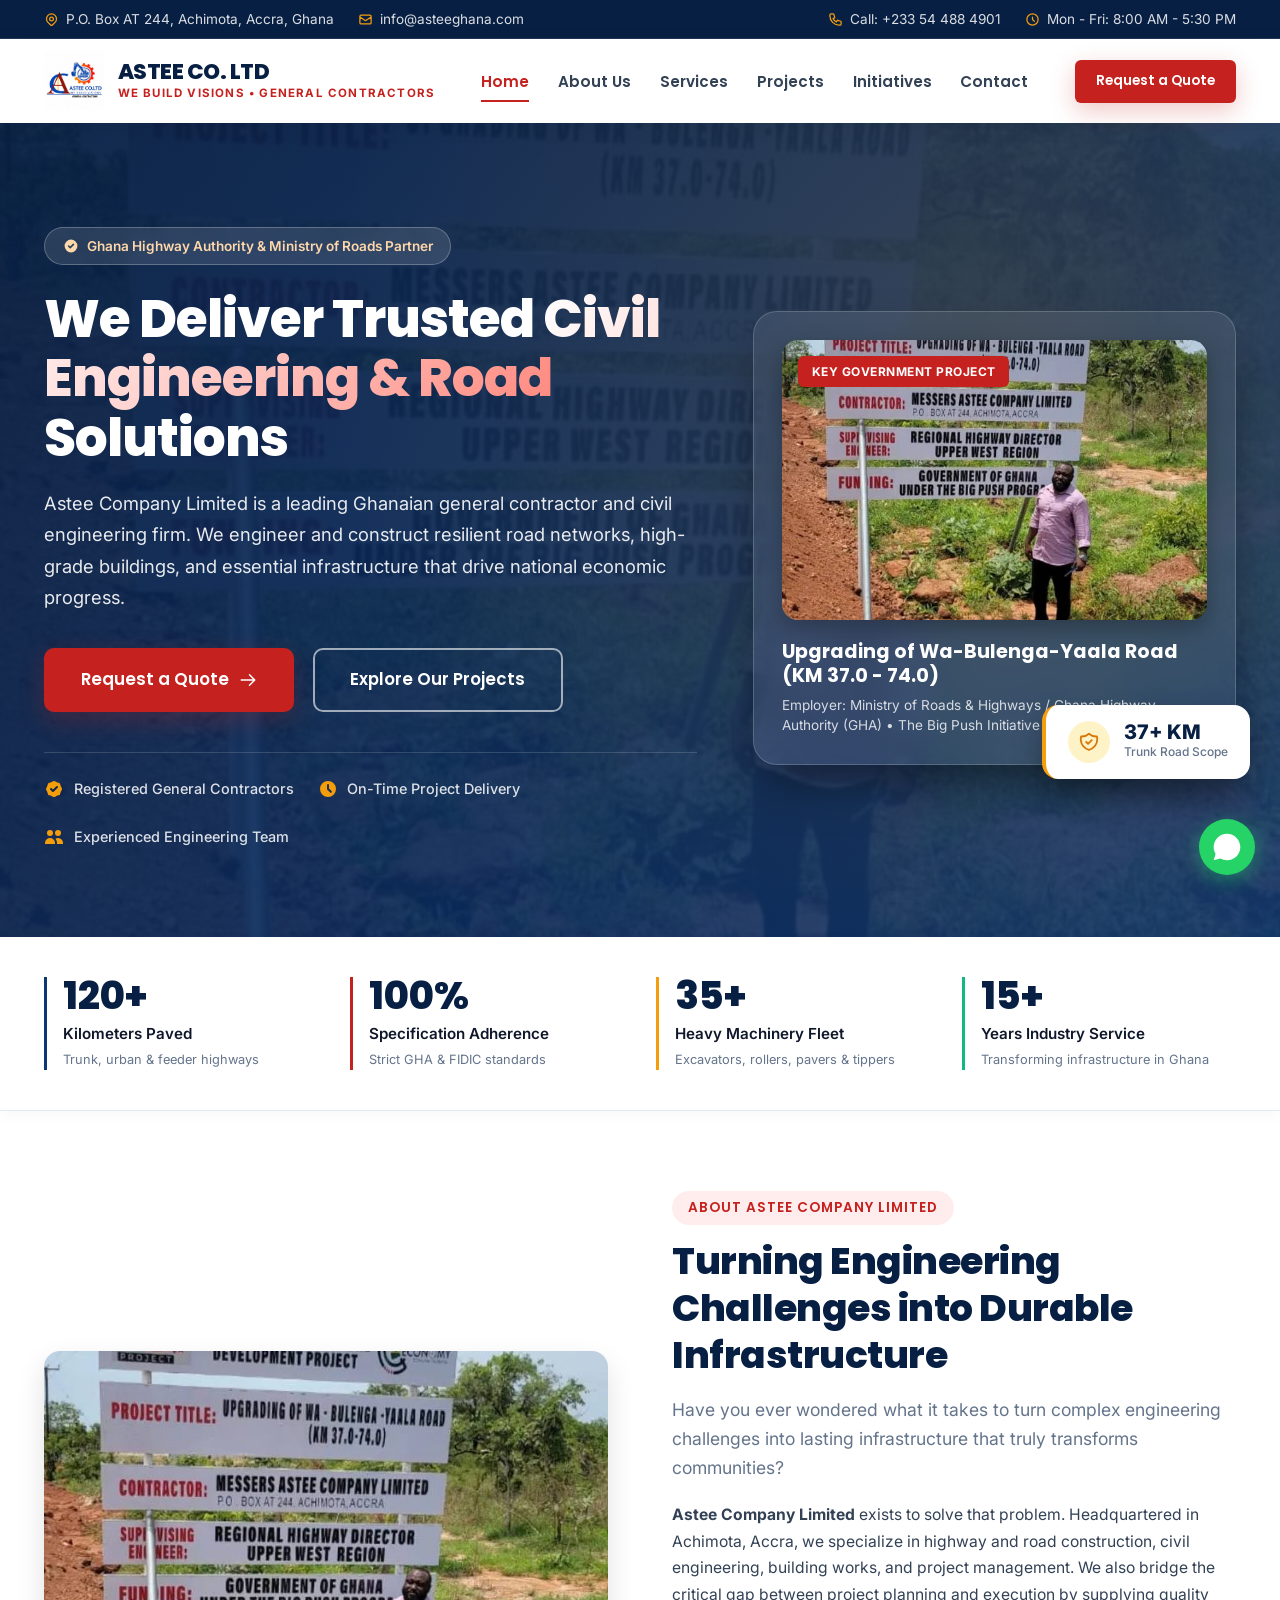
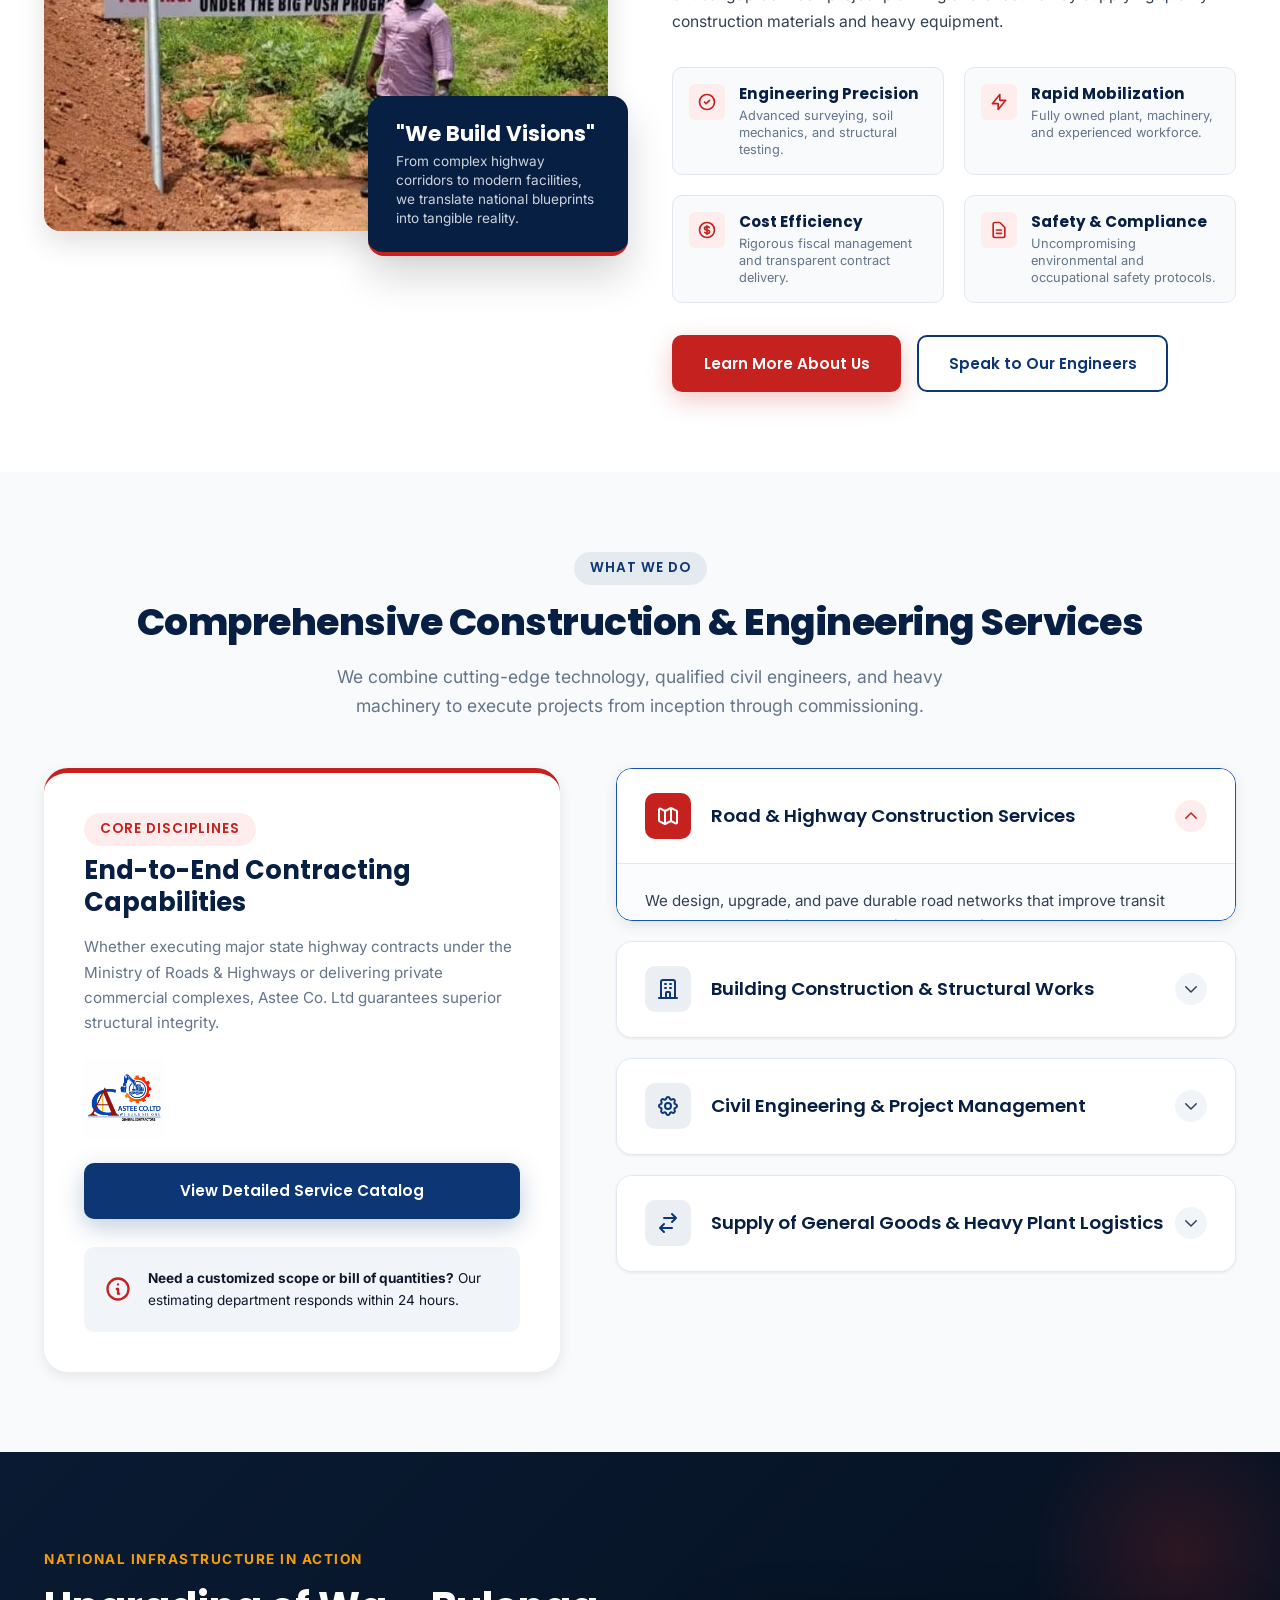
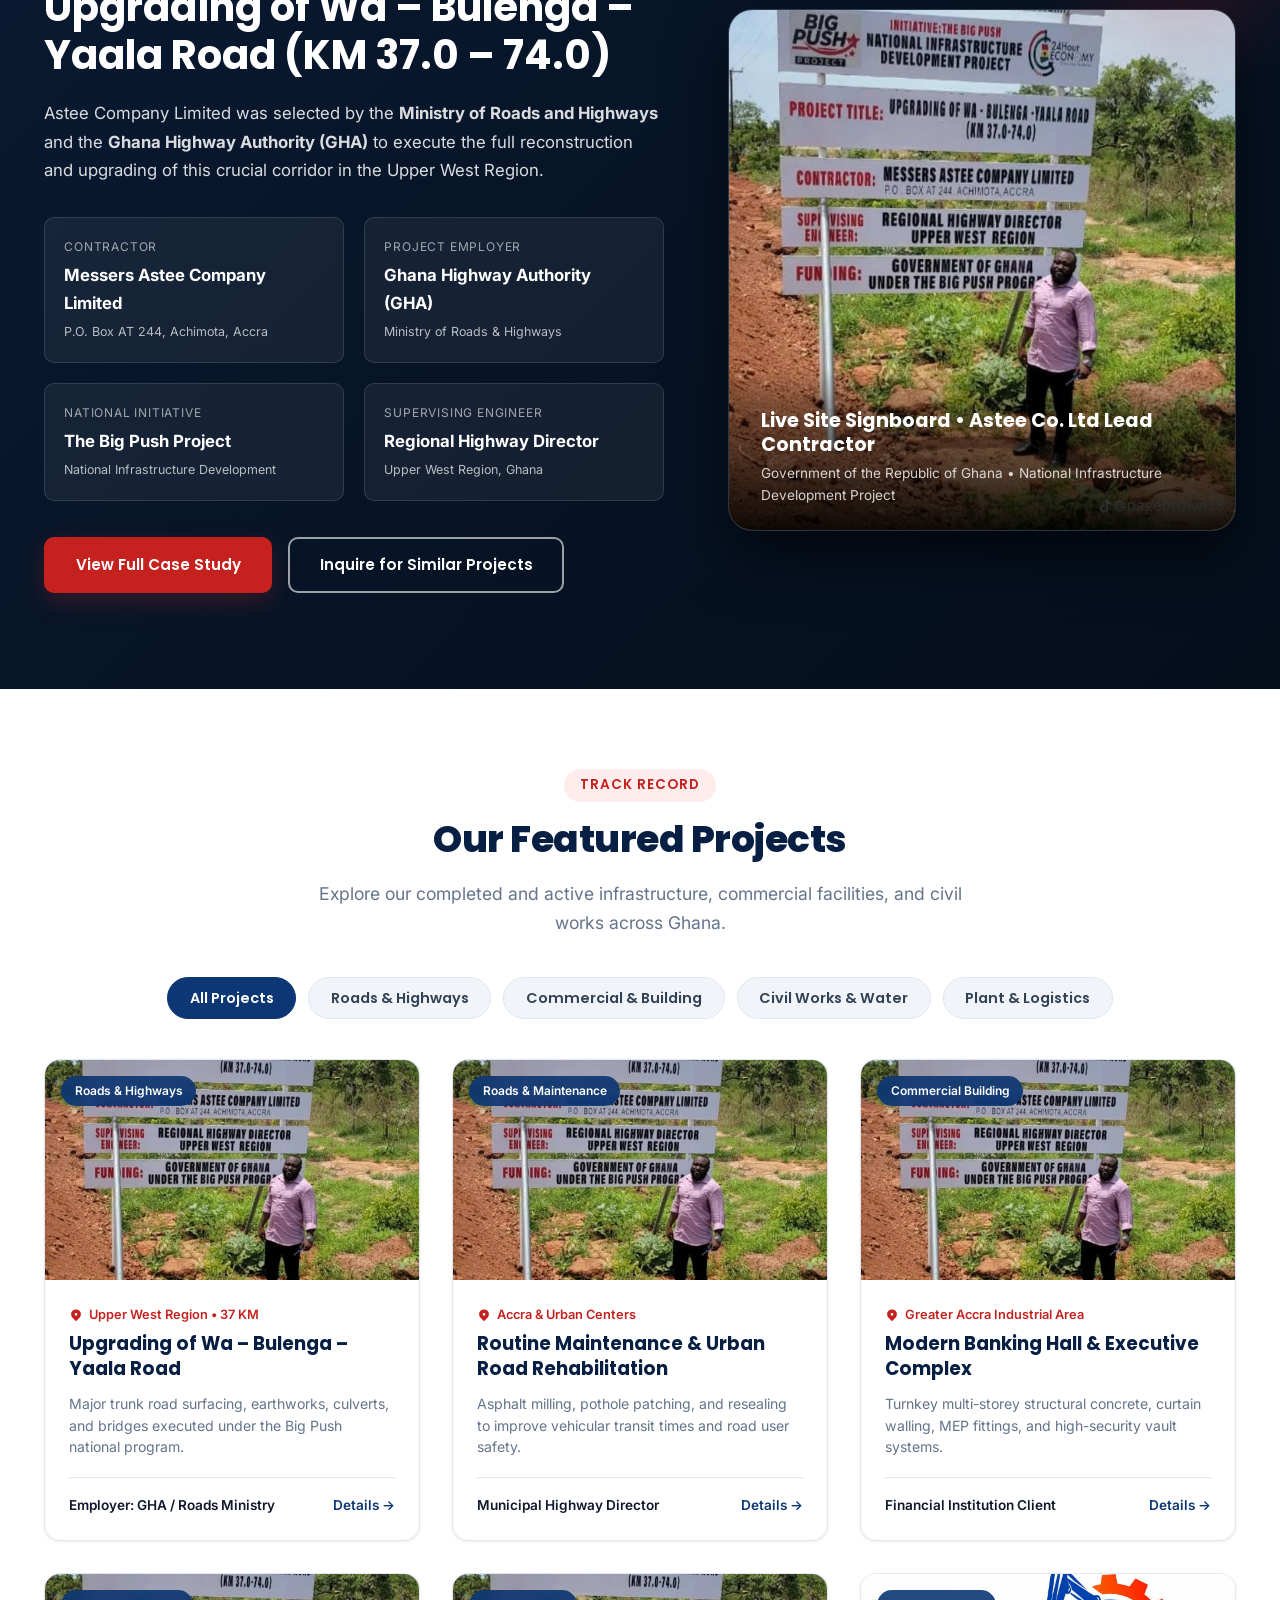
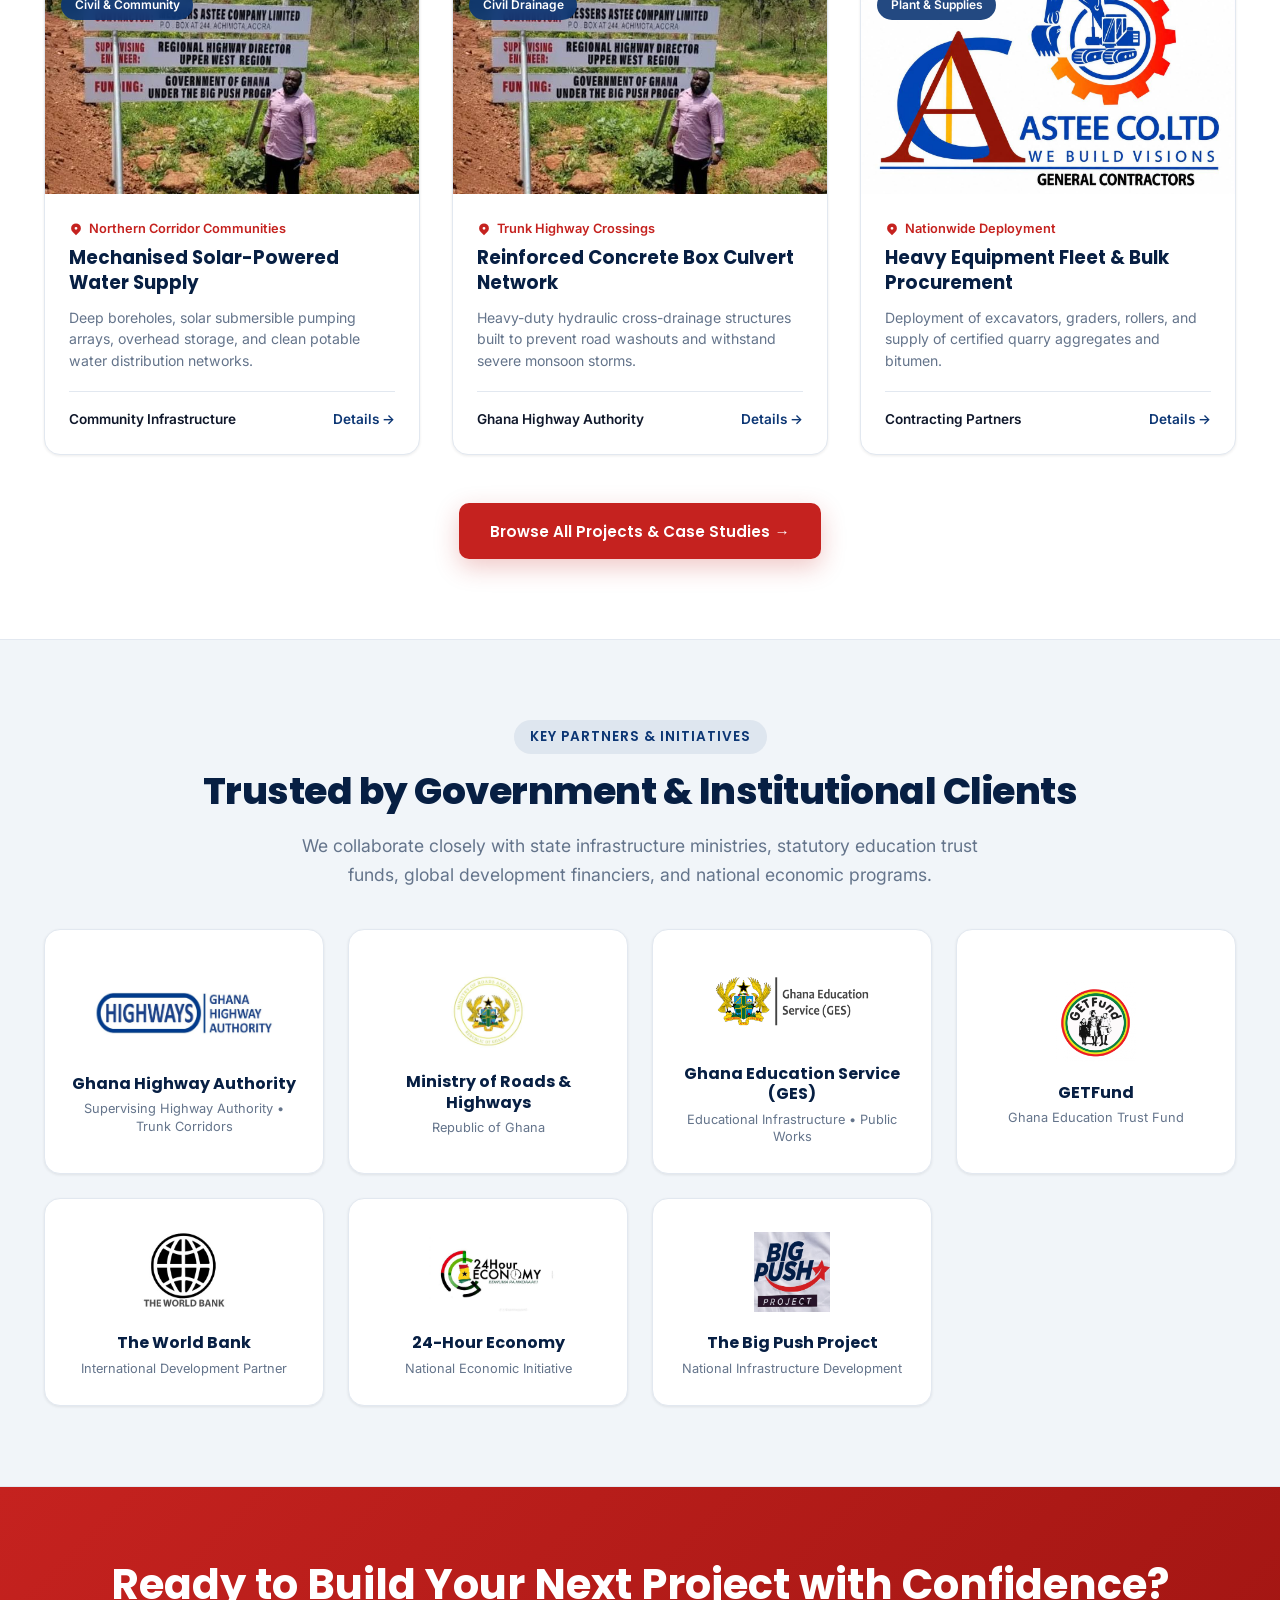
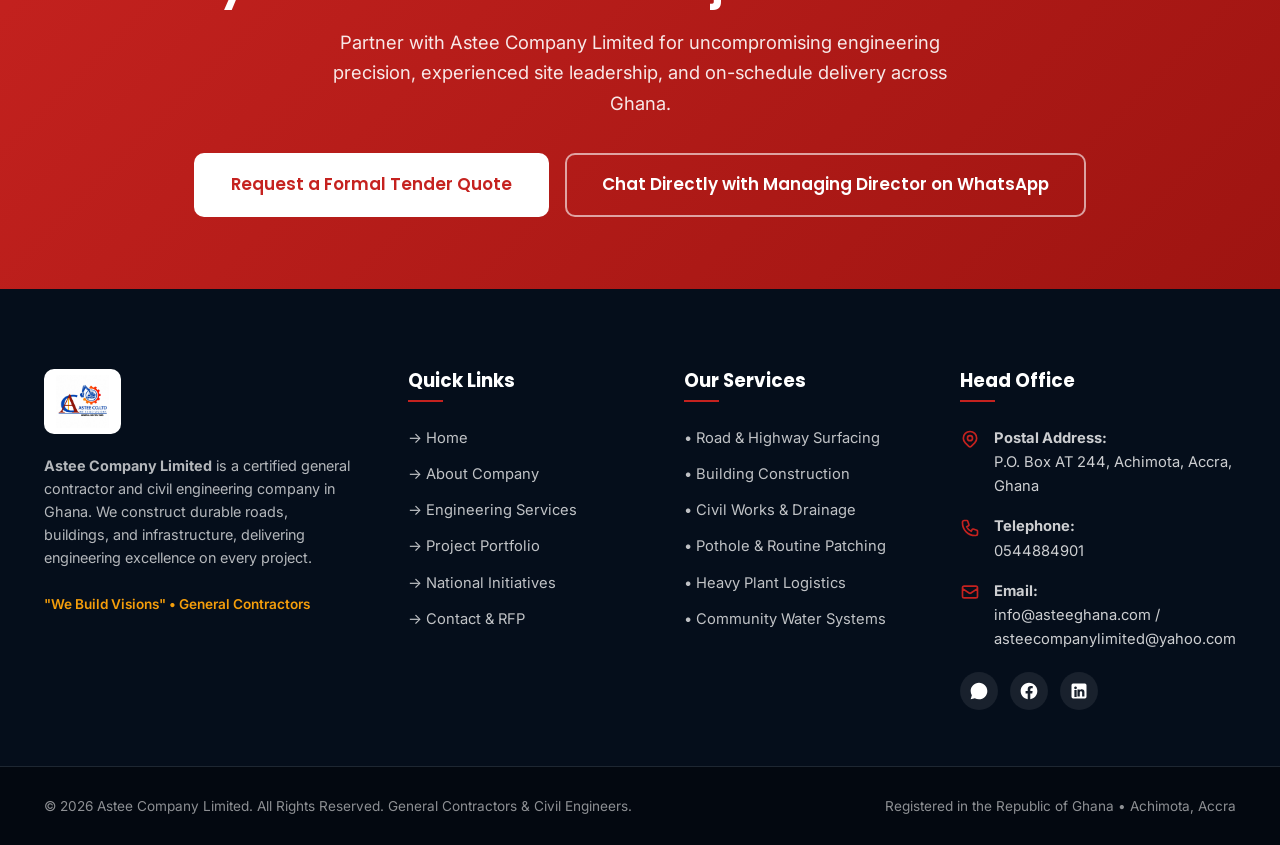
<file: index.html>
﻿<!DOCTYPE html>
<html lang="en">
<head>
  <meta charset="UTF-8">
  <meta name="viewport" content="width=device-width, initial-scale=1.0">
  <title>Astee Company Limited | General Contractors & Civil Engineering</title>
  <meta name="description" content="Astee Company Limited is a premier civil engineering and construction company in Ghana. We build visions across road networks, bridges, buildings, and infrastructure.">
  <meta name="keywords" content="Astee Company Limited, Civil Engineering Ghana, Road Construction Accra, The Big Push Project, Wa Bulenga Yaala Road, General Contractors Ghana">
  
  <!-- Favicon -->
  <link rel="icon" type="image/jpeg" href="logo.jpg">
  
  <!-- Google Fonts -->
  <link rel="preconnect" href="https://fonts.googleapis.com">
  <link rel="preconnect" href="https://fonts.gstatic.com" crossorigin>
  <link href="https://fonts.googleapis.com/css2?family=Inter:wght@300;400;500;600;700&family=Poppins:wght@400;500;600;700;800&display=swap" rel="stylesheet">
  
  <!-- CSS Styles -->
  <link rel="stylesheet" href="css/style.css">
</head>
<body>

  <!-- Top Announcement Bar -->
  <div class="top-bar">
    <div class="container top-bar-content">
      <div class="top-bar-left">
        <span class="top-bar-item">
          <svg width="15" height="15" fill="none" stroke="currentColor" viewBox="0 0 24 24"><path stroke-linecap="round" stroke-linejoin="round" stroke-width="2" d="M17.657 16.657L13.414 20.9a1.998 1.998 0 01-2.827 0l-4.244-4.243a8 8 0 1111.314 0z"></path><path stroke-linecap="round" stroke-linejoin="round" stroke-width="2" d="M15 11a3 3 0 11-6 0 3 3 0 016 0z"></path></svg>
          P.O. Box AT 244, Achimota, Accra, Ghana
        </span>
        <span class="top-bar-item">
          <svg width="15" height="15" fill="none" stroke="currentColor" viewBox="0 0 24 24"><path stroke-linecap="round" stroke-linejoin="round" stroke-width="2" d="M3 8l7.89 5.26a2 2 0 002.22 0L21 8M5 19h14a2 2 0 002-2V7a2 2 0 00-2-2H5a2 2 0 00-2 2v10a2 2 0 002 2z"></path></svg>
          info@asteeghana.com
        </span>
      </div>
      <div class="top-bar-right">
        <a href="tel:+233544884901" class="top-bar-item">
          <svg width="15" height="15" fill="none" stroke="currentColor" viewBox="0 0 24 24"><path stroke-linecap="round" stroke-linejoin="round" stroke-width="2" d="M3 5a2 2 0 012-2h3.28a1 1 0 01.948.684l1.498 4.493a1 1 0 01-.502 1.21l-2.257 1.13a11.042 11.042 0 005.516 5.516l1.13-2.257a1 1 0 011.21-.502l4.493 1.498a1 1 0 01.684.949V19a2 2 0 01-2 2h-1C9.716 21 3 14.284 3 6V5z"></path></svg>
          Call: +233 54 488 4901
        </a>
        <span class="top-bar-item">
          <svg width="15" height="15" fill="none" stroke="currentColor" viewBox="0 0 24 24"><path stroke-linecap="round" stroke-linejoin="round" stroke-width="2" d="M12 8v4l3 3m6-3a9 9 0 11-18 0 9 9 0 0118 0z"></path></svg>
          Mon - Fri: 8:00 AM - 5:30 PM
        </span>
      </div>
    </div>
  </div>

  <!-- Main Site Header -->
  <header class="site-header" id="masthead">
    <div class="container header-container">
      <a href="index.html" class="brand-logo">
        <img src="logo.jpg" alt="Astee Company Limited Logo">
        <div class="brand-title-wrap">
          <span class="brand-title">ASTEE CO. LTD</span>
          <span class="brand-tagline">We Build Visions &bull; General Contractors</span>
        </div>
      </a>

      <!-- Desktop Nav Menu -->
      <nav class="nav-menu">
        <a href="index.html" class="nav-link active">Home</a>
        <a href="about.html" class="nav-link">About Us</a>
        <a href="services.html" class="nav-link">Services</a>
        <a href="projects.html" class="nav-link">Projects</a>
        <a href="#initiatives" class="nav-link">Initiatives</a>
        <a href="contact.html" class="nav-link">Contact</a>
      </nav>

      <!-- Header CTA -->
      <div class="header-cta">
        <a href="contact.html" class="btn btn-primary btn-sm">Request a Quote</a>
        <button class="mobile-toggle" id="mobileToggle" aria-label="Open Navigation Menu">
          <svg fill="none" stroke="currentColor" viewBox="0 0 24 24"><path stroke-linecap="round" stroke-linejoin="round" stroke-width="2" d="M4 6h16M4 12h16M4 18h16"></path></svg>
        </button>
      </div>
    </div>
  </header>

  <!-- Mobile Drawer & Overlay -->
  <div class="drawer-overlay" id="drawerOverlay"></div>
  <div class="mobile-drawer" id="mobileDrawer">
    <div class="drawer-header">
      <div class="brand-logo">
        <img src="logo.jpg" alt="Astee Logo" style="height: 48px;">
        <span style="font-weight: 700; color: var(--primary-blue-dark); font-size: 1.1rem;">ASTEE CO. LTD</span>
      </div>
      <button class="drawer-close" id="drawerClose" aria-label="Close menu">&times;</button>
    </div>
    <div class="mobile-nav-links">
      <a href="index.html" class="mobile-nav-link active">Home <span>&rarr;</span></a>
      <a href="about.html" class="mobile-nav-link">About Us <span>&rarr;</span></a>
      <a href="services.html" class="mobile-nav-link">Services <span>&rarr;</span></a>
      <a href="projects.html" class="mobile-nav-link">Projects <span>&rarr;</span></a>
      <a href="#initiatives" class="mobile-nav-link">Initiatives <span>&rarr;</span></a>
      <a href="contact.html" class="mobile-nav-link">Contact <span>&rarr;</span></a>
    </div>
    <div style="margin-top: auto; padding-top: 1rem; border-top: 1px solid var(--border-light);">
      <a href="contact.html" class="btn btn-primary" style="width: 100%; margin-bottom: 0.75rem;">Request a Quote</a>
      <a href="https://wa.me/233544884901" target="_blank" class="btn btn-outline-blue" style="width: 100%;">Chat on WhatsApp</a>
    </div>
  </div>

  <!-- Hero Section -->
  <section class="hero-section">
    <div class="container hero-grid">
      <div class="hero-content">
        <div class="badge-lead">
          <svg width="16" height="16" fill="currentColor" viewBox="0 0 20 20"><path fill-rule="evenodd" d="M10 18a8 8 0 100-16 8 8 0 000 16zm3.707-9.293a1 1 0 00-1.414-1.414L9 10.586 7.707 9.293a1 1 0 00-1.414 1.414l2 2a1 1 0 001.414 0l4-4z" clip-rule="evenodd"></path></svg>
          Ghana Highway Authority & Ministry of Roads Partner
        </div>
        <h1 class="hero-title">
          We Deliver Trusted <span class="highlight">Civil Engineering &amp; Road</span> Solutions
        </h1>
        <p class="hero-desc">
          Astee Company Limited is a leading Ghanaian general contractor and civil engineering firm. We engineer and construct resilient road networks, high-grade buildings, and essential infrastructure that drive national economic progress.
        </p>
        <div class="hero-actions">
          <a href="contact.html" class="btn btn-primary btn-lg">
            <span>Request a Quote</span>
            <svg width="18" height="18" fill="none" stroke="currentColor" viewBox="0 0 24 24"><path stroke-linecap="round" stroke-linejoin="round" stroke-width="2" d="M14 5l7 7m0 0l-7 7m7-7H3"></path></svg>
          </a>
          <a href="projects.html" class="btn btn-outline-white btn-lg">Explore Our Projects</a>
        </div>
        <div class="hero-badges">
          <div class="hero-badge-item">
            <svg width="20" height="20" fill="currentColor" viewBox="0 0 20 20"><path fill-rule="evenodd" d="M6.267 3.455a3.066 3.066 0 001.745-.723 3.066 3.066 0 013.976 0 3.066 3.066 0 001.745.723 3.066 3.066 0 012.812 2.812c.051.643.304 1.254.723 1.745a3.066 3.066 0 010 3.976 3.066 3.066 0 00-.723 1.745 3.066 3.066 0 01-2.812 2.812 3.066 3.066 0 00-1.745.723 3.066 3.066 0 01-3.976 0 3.066 3.066 0 00-1.745-.723 3.066 3.066 0 01-2.812-2.812 3.066 3.066 0 00-.723-1.745 3.066 3.066 0 010-3.976 3.066 3.066 0 00.723-1.745 3.066 3.066 0 012.812-2.812zm7.44 5.252a1 1 0 00-1.414-1.414L9 10.586 7.707 9.293a1 1 0 00-1.414 1.414l2 2a1 1 0 001.414 0l4-4z" clip-rule="evenodd"></path></svg>
            Registered General Contractors
          </div>
          <div class="hero-badge-item">
            <svg width="20" height="20" fill="currentColor" viewBox="0 0 20 20"><path fill-rule="evenodd" d="M10 18a8 8 0 100-16 8 8 0 000 16zm1-12a1 1 0 10-2 0v4a1 1 0 00.293.707l2.828 2.829a1 1 0 101.415-1.415L11 9.586V6z" clip-rule="evenodd"></path></svg>
            On-Time Project Delivery
          </div>
          <div class="hero-badge-item">
            <svg width="20" height="20" fill="currentColor" viewBox="0 0 20 20"><path d="M9 6a3 3 0 11-6 0 3 3 0 016 0zM17 6a3 3 0 11-6 0 3 3 0 016 0zM12.93 17c.046-.327.07-.66.07-1a6.97 6.97 0 00-1.5-4.33A5 5 0 0119 16v1h-6.07zM6 11a5 5 0 015 5v1H1v-1a5 5 0 015-5z"></path></svg>
            Experienced Engineering Team
          </div>
        </div>
      </div>

      <!-- Hero Visual Showcase -->
      <div class="hero-visual">
        <div class="hero-card-showcase">
          <div class="hero-card-img-wrap">
            <img src="photo_2026-09-12_21-58-41.jpg" alt="Wa-Bulenga-Yaala Road Upgrading Site">
            <span class="hero-card-tag">Key Government Project</span>
          </div>
          <div class="hero-card-info">
            <h3 class="hero-card-title">Upgrading of Wa-Bulenga-Yaala Road (KM 37.0 - 74.0)</h3>
            <p class="hero-card-meta">Employer: Ministry of Roads &amp; Highways / Ghana Highway Authority (GHA) &bull; The Big Push Initiative</p>
          </div>
          <div class="hero-floating-stat">
            <div class="stat-icon">
              <svg width="22" height="22" fill="none" stroke="currentColor" viewBox="0 0 24 24"><path stroke-linecap="round" stroke-linejoin="round" stroke-width="2" d="M9 12l2 2 4-4m5.618-4.016A11.955 11.955 0 0112 2.944a11.955 11.955 0 01-8.618 3.04A12.02 12.02 0 003 9c0 5.591 3.824 10.29 9 11.622 5.176-1.332 9-6.03 9-11.622 0-1.042-.133-2.052-.382-3.016z"></path></svg>
            </div>
            <div class="stat-info">
              <div class="stat-num">37+ KM</div>
              <div class="stat-label">Trunk Road Scope</div>
            </div>
          </div>
        </div>
      </div>
    </div>
  </section>

  <!-- Metric Counters Strip -->
  <section class="stats-strip">
    <div class="container">
      <div class="stats-grid">
        <div class="stat-box">
          <span class="count">120+</span>
          <span class="label">Kilometers Paved</span>
          <span class="subtext">Trunk, urban &amp; feeder highways</span>
        </div>
        <div class="stat-box">
          <span class="count">100%</span>
          <span class="label">Specification Adherence</span>
          <span class="subtext">Strict GHA &amp; FIDIC standards</span>
        </div>
        <div class="stat-box">
          <span class="count">35+</span>
          <span class="label">Heavy Machinery Fleet</span>
          <span class="subtext">Excavators, rollers, pavers &amp; tippers</span>
        </div>
        <div class="stat-box">
          <span class="count">15+</span>
          <span class="label">Years Industry Service</span>
          <span class="subtext">Transforming infrastructure in Ghana</span>
        </div>
      </div>
    </div>
  </section>

  <!-- About Us Teaser Section -->
  <section class="section-padding about-teaser" id="about">
    <div class="container">
      <div class="about-grid">
        <div class="about-images-composition">
          <div class="about-main-img">
            <img src="photo_2026-09-12_21-58-41.jpg" alt="Astee Company Limited On-Site Project Team">
          </div>
          <div class="about-badge-card">
            <h4>"We Build Visions"</h4>
            <p>From complex highway corridors to modern facilities, we translate national blueprints into tangible reality.</p>
          </div>
        </div>

        <div class="about-text-content">
          <span class="section-tag">About Astee Company Limited</span>
          <h2 class="section-title">Turning Engineering Challenges into Durable Infrastructure</h2>
          <p class="section-subtitle text-left" style="margin-bottom: 1.25rem;">
            Have you ever wondered what it takes to turn complex engineering challenges into lasting infrastructure that truly transforms communities?
          </p>
          <p style="color: var(--text-medium); margin-bottom: 1.25rem; font-size: 0.98rem; line-height: 1.7;">
            <strong>Astee Company Limited</strong> exists to solve that problem. Headquartered in Achimota, Accra, we specialize in highway and road construction, civil engineering, building works, and project management. We also bridge the critical gap between project planning and execution by supplying quality construction materials and heavy equipment.
          </p>

          <div class="about-pillars">
            <div class="pillar-item">
              <div class="pillar-icon">
                <svg width="20" height="20" fill="none" stroke="currentColor" viewBox="0 0 24 24"><path stroke-linecap="round" stroke-linejoin="round" stroke-width="2" d="M9 12l2 2 4-4m6 2a9 9 0 11-18 0 9 9 0 0118 0z"></path></svg>
              </div>
              <div class="pillar-text">
                <h5>Engineering Precision</h5>
                <p>Advanced surveying, soil mechanics, and structural testing.</p>
              </div>
            </div>
            <div class="pillar-item">
              <div class="pillar-icon">
                <svg width="20" height="20" fill="none" stroke="currentColor" viewBox="0 0 24 24"><path stroke-linecap="round" stroke-linejoin="round" stroke-width="2" d="M13 10V3L4 14h7v7l9-11h-7z"></path></svg>
              </div>
              <div class="pillar-text">
                <h5>Rapid Mobilization</h5>
                <p>Fully owned plant, machinery, and experienced workforce.</p>
              </div>
            </div>
            <div class="pillar-item">
              <div class="pillar-icon">
                <svg width="20" height="20" fill="none" stroke="currentColor" viewBox="0 0 24 24"><path stroke-linecap="round" stroke-linejoin="round" stroke-width="2" d="M12 8c-1.657 0-3 .895-3 2s1.343 2 3 2 3 .895 3 2-1.343 2-3 2m0-8c1.11 0 2.08.402 2.599 1M12 8V7m0 1v8m0 0v1m0-1c-1.11 0-2.08-.402-2.599-1M21 12a9 9 0 11-18 0 9 9 0 0118 0z"></path></svg>
              </div>
              <div class="pillar-text">
                <h5>Cost Efficiency</h5>
                <p>Rigorous fiscal management and transparent contract delivery.</p>
              </div>
            </div>
            <div class="pillar-item">
              <div class="pillar-icon">
                <svg width="20" height="20" fill="none" stroke="currentColor" viewBox="0 0 24 24"><path stroke-linecap="round" stroke-linejoin="round" stroke-width="2" d="M9 12h6m-6 4h6m2 5H7a2 2 0 01-2-2V5a2 2 0 012-2h5.586a1 1 0 01.707.293l5.414 5.414a1 1 0 01.293.707V19a2 2 0 01-2 2z"></path></svg>
              </div>
              <div class="pillar-text">
                <h5>Safety &amp; Compliance</h5>
                <p>Uncompromising environmental and occupational safety protocols.</p>
              </div>
            </div>
          </div>

          <div style="display: flex; gap: 1rem; flex-wrap: wrap;">
            <a href="about.html" class="btn btn-primary">Learn More About Us</a>
            <a href="contact.html" class="btn btn-outline-blue">Speak to Our Engineers</a>
          </div>
        </div>
      </div>
    </div>
  </section>

  <!-- Our Services Section (Interactive Accordion & Grid) -->
  <section class="section-padding services-section" id="services">
    <div class="container">
      <div class="text-center">
        <span class="section-tag blue-tag">What We Do</span>
        <h2 class="section-title">Comprehensive Construction &amp; Engineering Services</h2>
        <p class="section-subtitle">
          We combine cutting-edge technology, qualified civil engineers, and heavy machinery to execute projects from inception through commissioning.
        </p>
      </div>

      <div class="services-layout">
        <!-- Sticky Left Summary -->
        <div class="services-intro-card">
          <span class="section-tag" style="margin-bottom: 0.5rem;">Core Disciplines</span>
          <h3>End-to-End Contracting Capabilities</h3>
          <p>
            Whether executing major state highway contracts under the Ministry of Roads &amp; Highways or delivering private commercial complexes, Astee Co. Ltd guarantees superior structural integrity.
          </p>
          <img src="logo.jpg" alt="Astee Seal" style="max-height: 80px; width: auto; margin-bottom: 1.5rem;">
          <a href="services.html" class="btn btn-blue" style="width: 100%;">View Detailed Service Catalog</a>

          <div class="services-cta-box">
            <svg width="28" height="28" fill="none" stroke="currentColor" viewBox="0 0 24 24"><path stroke-linecap="round" stroke-linejoin="round" stroke-width="2" d="M13 16h-1v-4h-1m1-4h.01M21 12a9 9 0 11-18 0 9 9 0 0118 0z"></path></svg>
            <div style="font-size: 0.85rem; color: var(--text-dark);">
              <strong>Need a customized scope or bill of quantities?</strong> Our estimating department responds within 24 hours.
            </div>
          </div>
        </div>

        <!-- Accordion Component -->
        <div class="accordion-list">
          <!-- Item 1 -->
          <div class="accordion-item active">
            <div class="accordion-header">
              <div class="accordion-title-wrap">
                <div class="accordion-icon">
                  <svg width="24" height="24" fill="none" stroke="currentColor" viewBox="0 0 24 24"><path stroke-linecap="round" stroke-linejoin="round" stroke-width="2" d="M9 20l-5.447-2.724A1 1 0 013 16.382V5.618a1 1 0 011.447-.894L9 7m0 13l6-3m-6 3V7m6 10l4.553 2.276A1 1 0 0021 18.382V7.618a1 1 0 00-.553-.894L15 4m0 13V4m0 0L9 7"></path></svg>
                </div>
                <h4>Road &amp; Highway Construction Services</h4>
              </div>
              <div class="accordion-toggle">
                <svg width="18" height="18" fill="none" stroke="currentColor" viewBox="0 0 24 24"><path stroke-linecap="round" stroke-linejoin="round" stroke-width="2" d="M19 9l-7 7-7-7"></path></svg>
              </div>
            </div>
            <div class="accordion-content">
              <p>
                We design, upgrade, and pave durable road networks that improve transit speeds, expand regional trade corridors, and withstand extreme seasonal rainfall. Our road services cover full subgrade stabilization, granular sub-base, crushed rock base, asphalt concrete surfacing, and double surface dressing.
              </p>
              <div class="accordion-bullets">
                <span class="accordion-bullet"><svg width="16" height="16" fill="currentColor" viewBox="0 0 20 20"><path fill-rule="evenodd" d="M16.707 5.293a1 1 0 010 1.414l-8 8a1 1 0 01-1.414 0l-4-4a1 1 0 011.414-1.414L8 12.586l7.293-7.293a1 1 0 011.414 0z" clip-rule="evenodd"></path></svg> Arterial Trunk Roads &amp; Interchanges</span>
                <span class="accordion-bullet"><svg width="16" height="16" fill="currentColor" viewBox="0 0 20 20"><path fill-rule="evenodd" d="M16.707 5.293a1 1 0 010 1.414l-8 8a1 1 0 01-1.414 0l-4-4a1 1 0 011.414-1.414L8 12.586l7.293-7.293a1 1 0 011.414 0z" clip-rule="evenodd"></path></svg> Routine Maintenance &amp; Pothole Patching</span>
                <span class="accordion-bullet"><svg width="16" height="16" fill="currentColor" viewBox="0 0 20 20"><path fill-rule="evenodd" d="M16.707 5.293a1 1 0 010 1.414l-8 8a1 1 0 01-1.414 0l-4-4a1 1 0 011.414-1.414L8 12.586l7.293-7.293a1 1 0 011.414 0z" clip-rule="evenodd"></path></svg> Feeder Road Upgrades &amp; Regraveling</span>
                <span class="accordion-bullet"><svg width="16" height="16" fill="currentColor" viewBox="0 0 20 20"><path fill-rule="evenodd" d="M16.707 5.293a1 1 0 010 1.414l-8 8a1 1 0 01-1.414 0l-4-4a1 1 0 011.414-1.414L8 12.586l7.293-7.293a1 1 0 011.414 0z" clip-rule="evenodd"></path></svg> Road Markings, Signage &amp; Safety Barriers</span>
              </div>
            </div>
          </div>

          <!-- Item 2 -->
          <div class="accordion-item">
            <div class="accordion-header">
              <div class="accordion-title-wrap">
                <div class="accordion-icon">
                  <svg width="24" height="24" fill="none" stroke="currentColor" viewBox="0 0 24 24"><path stroke-linecap="round" stroke-linejoin="round" stroke-width="2" d="M19 21V5a2 2 0 00-2-2H7a2 2 0 00-2 2v16m14 0h2m-2 0h-5m-9 0H3m2 0h5M9 7h1m-1 4h1m4-4h1m-1 4h1m-5 10v-5a1 1 0 011-1h2a1 1 0 011 1v5m-4 0h4"></path></svg>
                </div>
                <h4>Building Construction &amp; Structural Works</h4>
              </div>
              <div class="accordion-toggle">
                <svg width="18" height="18" fill="none" stroke="currentColor" viewBox="0 0 24 24"><path stroke-linecap="round" stroke-linejoin="round" stroke-width="2" d="M19 9l-7 7-7-7"></path></svg>
              </div>
            </div>
            <div class="accordion-content">
              <p>
                From modern banking halls and multi-storey corporate offices to institutional facilities and industrial warehouses, our building division handles structural framing, reinforced concrete, masonry, roofing, and full architectural finishing.
              </p>
              <div class="accordion-bullets">
                <span class="accordion-bullet"><svg width="16" height="16" fill="currentColor" viewBox="0 0 20 20"><path fill-rule="evenodd" d="M16.707 5.293a1 1 0 010 1.414l-8 8a1 1 0 01-1.414 0l-4-4a1 1 0 011.414-1.414L8 12.586l7.293-7.293a1 1 0 011.414 0z" clip-rule="evenodd"></path></svg> Commercial Banking Halls &amp; Offices</span>
                <span class="accordion-bullet"><svg width="16" height="16" fill="currentColor" viewBox="0 0 20 20"><path fill-rule="evenodd" d="M16.707 5.293a1 1 0 010 1.414l-8 8a1 1 0 01-1.414 0l-4-4a1 1 0 011.414-1.414L8 12.586l7.293-7.293a1 1 0 011.414 0z" clip-rule="evenodd"></path></svg> Institutional &amp; Community Centers</span>
                <span class="accordion-bullet"><svg width="16" height="16" fill="currentColor" viewBox="0 0 20 20"><path fill-rule="evenodd" d="M16.707 5.293a1 1 0 010 1.414l-8 8a1 1 0 01-1.414 0l-4-4a1 1 0 011.414-1.414L8 12.586l7.293-7.293a1 1 0 011.414 0z" clip-rule="evenodd"></path></svg> Industrial Warehouses &amp; Steel Framing</span>
                <span class="accordion-bullet"><svg width="16" height="16" fill="currentColor" viewBox="0 0 20 20"><path fill-rule="evenodd" d="M16.707 5.293a1 1 0 010 1.414l-8 8a1 1 0 01-1.414 0l-4-4a1 1 0 011.414-1.414L8 12.586l7.293-7.293a1 1 0 011.414 0z" clip-rule="evenodd"></path></svg> Complete MEP, Lighting &amp; HVAC Integration</span>
              </div>
            </div>
          </div>

          <!-- Item 3 -->
          <div class="accordion-item">
            <div class="accordion-header">
              <div class="accordion-title-wrap">
                <div class="accordion-icon">
                  <svg width="24" height="24" fill="none" stroke="currentColor" viewBox="0 0 24 24"><path stroke-linecap="round" stroke-linejoin="round" stroke-width="2" d="M10.325 4.317c.426-1.756 2.924-1.756 3.35 0a1.724 1.724 0 002.573 1.066c1.543-.94 3.31.826 2.37 2.37a1.724 1.724 0 001.065 2.572c1.756.426 1.756 2.924 0 3.35a1.724 1.724 0 00-1.066 2.573c.94 1.543-.826 3.31-2.37 2.37a1.724 1.724 0 00-2.572 1.065c-.426 1.756-2.924 1.756-3.35 0a1.724 1.724 0 00-2.573-1.066c-1.543.94-3.31-.826-2.37-2.37a1.724 1.724 0 00-1.065-2.572c-1.756-.426-1.756-2.924 0-3.35a1.724 1.724 0 001.066-2.573c-.94-1.543.826-3.31 2.37-2.37.996.608 2.296.07 2.572-1.065z"></path><path stroke-linecap="round" stroke-linejoin="round" stroke-width="2" d="M15 12a3 3 0 11-6 0 3 3 0 016 0z"></path></svg>
                </div>
                <h4>Civil Engineering &amp; Project Management</h4>
              </div>
              <div class="accordion-toggle">
                <svg width="18" height="18" fill="none" stroke="currentColor" viewBox="0 0 24 24"><path stroke-linecap="round" stroke-linejoin="round" stroke-width="2" d="M19 9l-7 7-7-7"></path></svg>
              </div>
            </div>
            <div class="accordion-content">
              <p>
                We provide expert planning, site investigation, cost forecasting, structural design, and daily engineering supervision to eliminate schedule creep, guarantee quality milestones, and optimize project budgets.
              </p>
              <div class="accordion-bullets">
                <span class="accordion-bullet"><svg width="16" height="16" fill="currentColor" viewBox="0 0 20 20"><path fill-rule="evenodd" d="M16.707 5.293a1 1 0 010 1.414l-8 8a1 1 0 01-1.414 0l-4-4a1 1 0 011.414-1.414L8 12.586l7.293-7.293a1 1 0 011.414 0z" clip-rule="evenodd"></path></svg> Feasibility Studies &amp; Geotechnical Analysis</span>
                <span class="accordion-bullet"><svg width="16" height="16" fill="currentColor" viewBox="0 0 20 20"><path fill-rule="evenodd" d="M16.707 5.293a1 1 0 010 1.414l-8 8a1 1 0 01-1.414 0l-4-4a1 1 0 011.414-1.414L8 12.586l7.293-7.293a1 1 0 011.414 0z" clip-rule="evenodd"></path></svg> Site Grading &amp; Mass Earthworks</span>
                <span class="accordion-bullet"><svg width="16" height="16" fill="currentColor" viewBox="0 0 20 20"><path fill-rule="evenodd" d="M16.707 5.293a1 1 0 010 1.414l-8 8a1 1 0 01-1.414 0l-4-4a1 1 0 011.414-1.414L8 12.586l7.293-7.293a1 1 0 011.414 0z" clip-rule="evenodd"></path></svg> Reinforced Drainage &amp; Box Culverts</span>
                <span class="accordion-bullet"><svg width="16" height="16" fill="currentColor" viewBox="0 0 20 20"><path fill-rule="evenodd" d="M16.707 5.293a1 1 0 010 1.414l-8 8a1 1 0 01-1.414 0l-4-4a1 1 0 011.414-1.414L8 12.586l7.293-7.293a1 1 0 011.414 0z" clip-rule="evenodd"></path></svg> Tender Preparation &amp; Contract Administration</span>
              </div>
            </div>
          </div>

          <!-- Item 4 -->
          <div class="accordion-item">
            <div class="accordion-header">
              <div class="accordion-title-wrap">
                <div class="accordion-icon">
                  <svg width="24" height="24" fill="none" stroke="currentColor" viewBox="0 0 24 24"><path stroke-linecap="round" stroke-linejoin="round" stroke-width="2" d="M8 7h12m0 0l-4-4m4 4l-4 4m0 6H4m0 0l4 4m-4-4l4-4"></path></svg>
                </div>
                <h4>Supply of General Goods &amp; Heavy Plant Logistics</h4>
              </div>
              <div class="accordion-toggle">
                <svg width="18" height="18" fill="none" stroke="currentColor" viewBox="0 0 24 24"><path stroke-linecap="round" stroke-linejoin="round" stroke-width="2" d="M19 9l-7 7-7-7"></path></svg>
              </div>
            </div>
            <div class="accordion-content">
              <p>
                We maintain an extensive inventory and trusted supply network to deliver high-quality construction materials, certified aggregates, and heavy plant equipment directly to remote project sites on time.
              </p>
              <div class="accordion-bullets">
                <span class="accordion-bullet"><svg width="16" height="16" fill="currentColor" viewBox="0 0 20 20"><path fill-rule="evenodd" d="M16.707 5.293a1 1 0 010 1.414l-8 8a1 1 0 01-1.414 0l-4-4a1 1 0 011.414-1.414L8 12.586l7.293-7.293a1 1 0 011.414 0z" clip-rule="evenodd"></path></svg> Excavators, Graders &amp; Bulldozers</span>
                <span class="accordion-bullet"><svg width="16" height="16" fill="currentColor" viewBox="0 0 20 20"><path fill-rule="evenodd" d="M16.707 5.293a1 1 0 010 1.414l-8 8a1 1 0 01-1.414 0l-4-4a1 1 0 011.414-1.414L8 12.586l7.293-7.293a1 1 0 011.414 0z" clip-rule="evenodd"></path></svg> Certified Crushed Aggregates &amp; Sand</span>
                <span class="accordion-bullet"><svg width="16" height="16" fill="currentColor" viewBox="0 0 20 20"><path fill-rule="evenodd" d="M16.707 5.293a1 1 0 010 1.414l-8 8a1 1 0 01-1.414 0l-4-4a1 1 0 011.414-1.414L8 12.586l7.293-7.293a1 1 0 011.414 0z" clip-rule="evenodd"></path></svg> Bitumen, Primer &amp; Cement Procurement</span>
                <span class="accordion-bullet"><svg width="16" height="16" fill="currentColor" viewBox="0 0 20 20"><path fill-rule="evenodd" d="M16.707 5.293a1 1 0 010 1.414l-8 8a1 1 0 01-1.414 0l-4-4a1 1 0 011.414-1.414L8 12.586l7.293-7.293a1 1 0 011.414 0z" clip-rule="evenodd"></path></svg> Community Infrastructure Hardware</span>
              </div>
            </div>
          </div>
        </div>
      </div>
    </div>
  </section>

  <!-- Flagship Project Banner (Wa-Bulenga-Yaala Road Highlight) -->
  <section class="flagship-section" id="flagship">
    <div class="container">
      <div class="flagship-grid">
        <div class="flagship-info">
          <span class="subhead">National Infrastructure In Action</span>
          <h2>Upgrading of Wa &ndash; Bulenga &ndash; Yaala Road (KM 37.0 &ndash; 74.0)</h2>
          <p>
            Astee Company Limited was selected by the <strong>Ministry of Roads and Highways</strong> and the <strong>Ghana Highway Authority (GHA)</strong> to execute the full reconstruction and upgrading of this crucial corridor in the Upper West Region.
          </p>

          <div class="flagship-spec-grid">
            <div class="spec-card">
              <div class="spec-label">Contractor</div>
              <div class="spec-val">Messers Astee Company Limited</div>
              <div style="font-size: 0.78rem; color: rgba(255,255,255,0.7); margin-top: 4px;">P.O. Box AT 244, Achimota, Accra</div>
            </div>
            <div class="spec-card">
              <div class="spec-label">Project Employer</div>
              <div class="spec-val">Ghana Highway Authority (GHA)</div>
              <div style="font-size: 0.78rem; color: rgba(255,255,255,0.7); margin-top: 4px;">Ministry of Roads &amp; Highways</div>
            </div>
            <div class="spec-card">
              <div class="spec-label">National Initiative</div>
              <div class="spec-val">The Big Push Project</div>
              <div style="font-size: 0.78rem; color: rgba(255,255,255,0.7); margin-top: 4px;">National Infrastructure Development</div>
            </div>
            <div class="spec-card">
              <div class="spec-label">Supervising Engineer</div>
              <div class="spec-val">Regional Highway Director</div>
              <div style="font-size: 0.78rem; color: rgba(255,255,255,0.7); margin-top: 4px;">Upper West Region, Ghana</div>
            </div>
          </div>

          <div style="display: flex; gap: 1rem; flex-wrap: wrap;">
            <a href="projects.html" class="btn btn-primary">View Full Case Study</a>
            <a href="contact.html" class="btn btn-outline-white">Inquire for Similar Projects</a>
          </div>
        </div>

        <div class="flagship-image-card">
          <img src="photo_2026-09-12_21-58-41.jpg" alt="Official On-Site Signboard - Wa Bulenga Yaala Road Project">
          <div class="flagship-image-caption">
            <h4>Live Site Signboard &bull; Astee Co. Ltd Lead Contractor</h4>
            <p>Government of the Republic of Ghana &bull; National Infrastructure Development Project</p>
          </div>
        </div>
      </div>
    </div>
  </section>

  <!-- Featured Projects Portfolio Grid -->
  <section class="section-padding projects-section" id="projects">
    <div class="container">
      <div class="text-center">
        <span class="section-tag">Track Record</span>
        <h2 class="section-title">Our Featured Projects</h2>
        <p class="section-subtitle">
          Explore our completed and active infrastructure, commercial facilities, and civil works across Ghana.
        </p>
      </div>

      <!-- Filter Tabs -->
      <div class="filter-tabs">
        <button class="filter-tab active" data-filter="all">All Projects</button>
        <button class="filter-tab" data-filter="road">Roads &amp; Highways</button>
        <button class="filter-tab" data-filter="building">Commercial &amp; Building</button>
        <button class="filter-tab" data-filter="civil">Civil Works &amp; Water</button>
        <button class="filter-tab" data-filter="supplies">Plant &amp; Logistics</button>
      </div>

      <!-- Project Cards Grid -->
      <div class="projects-grid">
        <!-- Project 1: Wa-Bulenga -->
        <div class="project-card" data-category="road">
          <div class="project-thumb">
            <img src="photo_2026-09-12_21-58-41.jpg" alt="Wa-Bulenga-Yaala Road Project">
            <span class="project-category-tag">Roads &amp; Highways</span>
          </div>
          <div class="project-body">
            <div class="project-location">
              <svg width="14" height="14" fill="currentColor" viewBox="0 0 20 20"><path fill-rule="evenodd" d="M5.05 4.05a7 7 0 119.9 9.9L10 18.9l-4.95-4.95a7 7 0 010-9.9zM10 11a2 2 0 100-4 2 2 0 000 4z" clip-rule="evenodd"></path></svg>
              Upper West Region &bull; 37 KM
            </div>
            <h3 class="project-title">Upgrading of Wa &ndash; Bulenga &ndash; Yaala Road</h3>
            <p class="project-desc">Major trunk road surfacing, earthworks, culverts, and bridges executed under the Big Push national program.</p>
            <div class="project-footer">
              <span class="project-client-name">Employer: GHA / Roads Ministry</span>
              <a href="#" class="project-link-btn" data-project-id="wa-bulenga">Details &rarr;</a>
            </div>
          </div>
        </div>

        <!-- Project 2: Urban Pothole Patching -->
        <div class="project-card" data-category="road">
          <div class="project-thumb">
            <img src="photo_2026-09-12_21-58-41.jpg" alt="Routine Road Maintenance">
            <span class="project-category-tag">Roads &amp; Maintenance</span>
          </div>
          <div class="project-body">
            <div class="project-location">
              <svg width="14" height="14" fill="currentColor" viewBox="0 0 20 20"><path fill-rule="evenodd" d="M5.05 4.05a7 7 0 119.9 9.9L10 18.9l-4.95-4.95a7 7 0 010-9.9zM10 11a2 2 0 100-4 2 2 0 000 4z" clip-rule="evenodd"></path></svg>
              Accra &amp; Urban Centers
            </div>
            <h3 class="project-title">Routine Maintenance &amp; Urban Road Rehabilitation</h3>
            <p class="project-desc">Asphalt milling, pothole patching, and resealing to improve vehicular transit times and road user safety.</p>
            <div class="project-footer">
              <span class="project-client-name">Municipal Highway Director</span>
              <a href="#" class="project-link-btn" data-project-id="urban-pothole">Details &rarr;</a>
            </div>
          </div>
        </div>

        <!-- Project 3: Banking Hall & Office Complex -->
        <div class="project-card" data-category="building">
          <div class="project-thumb">
            <img src="photo_2026-09-12_21-58-41.jpg" alt="Banking Hall Construction">
            <span class="project-category-tag">Commercial Building</span>
          </div>
          <div class="project-body">
            <div class="project-location">
              <svg width="14" height="14" fill="currentColor" viewBox="0 0 20 20"><path fill-rule="evenodd" d="M5.05 4.05a7 7 0 119.9 9.9L10 18.9l-4.95-4.95a7 7 0 010-9.9zM10 11a2 2 0 100-4 2 2 0 000 4z" clip-rule="evenodd"></path></svg>
              Greater Accra Industrial Area
            </div>
            <h3 class="project-title">Modern Banking Hall &amp; Executive Complex</h3>
            <p class="project-desc">Turnkey multi-storey structural concrete, curtain walling, MEP fittings, and high-security vault systems.</p>
            <div class="project-footer">
              <span class="project-client-name">Financial Institution Client</span>
              <a href="#" class="project-link-btn" data-project-id="commercial-hall">Details &rarr;</a>
            </div>
          </div>
        </div>

        <!-- Project 4: Solar-Powered Water System -->
        <div class="project-card" data-category="civil">
          <div class="project-thumb">
            <img src="photo_2026-09-12_21-58-41.jpg" alt="Community Solar Water System">
            <span class="project-category-tag">Civil &amp; Community</span>
          </div>
          <div class="project-body">
            <div class="project-location">
              <svg width="14" height="14" fill="currentColor" viewBox="0 0 20 20"><path fill-rule="evenodd" d="M5.05 4.05a7 7 0 119.9 9.9L10 18.9l-4.95-4.95a7 7 0 010-9.9zM10 11a2 2 0 100-4 2 2 0 000 4z" clip-rule="evenodd"></path></svg>
              Northern Corridor Communities
            </div>
            <h3 class="project-title">Mechanised Solar-Powered Water Supply</h3>
            <p class="project-desc">Deep boreholes, solar submersible pumping arrays, overhead storage, and clean potable water distribution networks.</p>
            <div class="project-footer">
              <span class="project-client-name">Community Infrastructure</span>
              <a href="#" class="project-link-btn" data-project-id="solar-water">Details &rarr;</a>
            </div>
          </div>
        </div>

        <!-- Project 5: Drainage & Box Culverts -->
        <div class="project-card" data-category="civil">
          <div class="project-thumb">
            <img src="photo_2026-09-12_21-58-41.jpg" alt="Box Culvert & Storm Drain Network">
            <span class="project-category-tag">Civil Drainage</span>
          </div>
          <div class="project-body">
            <div class="project-location">
              <svg width="14" height="14" fill="currentColor" viewBox="0 0 20 20"><path fill-rule="evenodd" d="M5.05 4.05a7 7 0 119.9 9.9L10 18.9l-4.95-4.95a7 7 0 010-9.9zM10 11a2 2 0 100-4 2 2 0 000 4z" clip-rule="evenodd"></path></svg>
              Trunk Highway Crossings
            </div>
            <h3 class="project-title">Reinforced Concrete Box Culvert Network</h3>
            <p class="project-desc">Heavy-duty hydraulic cross-drainage structures built to prevent road washouts and withstand severe monsoon storms.</p>
            <div class="project-footer">
              <span class="project-client-name">Ghana Highway Authority</span>
              <a href="#" class="project-link-btn" data-project-id="drainage-culvert">Details &rarr;</a>
            </div>
          </div>
        </div>

        <!-- Project 6: Equipment & Logistics -->
        <div class="project-card" data-category="supplies">
          <div class="project-thumb">
            <img src="logo.jpg" alt="Heavy Plant & Supplies Fleet">
            <span class="project-category-tag">Plant &amp; Supplies</span>
          </div>
          <div class="project-body">
            <div class="project-location">
              <svg width="14" height="14" fill="currentColor" viewBox="0 0 20 20"><path fill-rule="evenodd" d="M5.05 4.05a7 7 0 119.9 9.9L10 18.9l-4.95-4.95a7 7 0 010-9.9zM10 11a2 2 0 100-4 2 2 0 000 4z" clip-rule="evenodd"></path></svg>
              Nationwide Deployment
            </div>
            <h3 class="project-title">Heavy Equipment Fleet &amp; Bulk Procurement</h3>
            <p class="project-desc">Deployment of excavators, graders, rollers, and supply of certified quarry aggregates and bitumen.</p>
            <div class="project-footer">
              <span class="project-client-name">Contracting Partners</span>
              <a href="#" class="project-link-btn" data-project-id="equipment-logistics">Details &rarr;</a>
            </div>
          </div>
        </div>
      </div>

      <div class="text-center" style="margin-top: 3rem;">
        <a href="projects.html" class="btn btn-primary">Browse All Projects &amp; Case Studies &rarr;</a>
      </div>
    </div>
  </section>

  <!-- Government Initiatives & Institutional Partners -->
  <section class="section-padding partners-section" id="initiatives">
    <div class="container">
      <div class="text-center">
        <span class="section-tag blue-tag">Key Partners &amp; Initiatives</span>
        <h2 class="section-title">Trusted by Government &amp; Institutional Clients</h2>
        <p class="section-subtitle">
          We collaborate closely with state infrastructure ministries, statutory education trust funds, global development financiers, and national economic programs.
        </p>
      </div>

      <div class="partners-grid">
        <!-- Partner 1: Ghana Highway Authority -->
        <div class="partner-card">
          <div class="partner-logo-box">
            <img src="images/partners/ghana-highway-authority.jpg" alt="Ghana Highway Authority Official Logo">
          </div>
          <h5>Ghana Highway Authority</h5>
          <span>Supervising Highway Authority &bull; Trunk Corridors</span>
        </div>

        <!-- Partner 2: Ministry of Roads and Highways -->
        <div class="partner-card">
          <div class="partner-logo-box">
            <img src="images/partners/ministry-roads-highways.jpg" alt="Ministry of Roads and Highways Ghana Official Emblem">
          </div>
          <h5>Ministry of Roads &amp; Highways</h5>
          <span>Republic of Ghana</span>
        </div>

        <!-- Partner 3: Ghana Education Service (GES) -->
        <div class="partner-card">
          <div class="partner-logo-box">
            <img src="images/partners/ghana-education-service.png" alt="Ghana Education Service Official Logo">
          </div>
          <h5>Ghana Education Service (GES)</h5>
          <span>Educational Infrastructure &bull; Public Works</span>
        </div>

        <!-- Partner 4: GETFund -->
        <div class="partner-card">
          <div class="partner-logo-box">
            <img src="images/partners/getfund.png" alt="GETFund Ghana Official Emblem">
          </div>
          <h5>GETFund</h5>
          <span>Ghana Education Trust Fund</span>
        </div>

        <!-- Partner 5: The World Bank -->
        <div class="partner-card">
          <div class="partner-logo-box">
            <img src="images/partners/the-world-bank.jpg" alt="The World Bank Official Logo">
          </div>
          <h5>The World Bank</h5>
          <span>International Development Partner</span>
        </div>

        <!-- Partner 6: 24-Hour Economy -->
        <div class="partner-card">
          <div class="partner-logo-box">
            <img src="images/partners/24hour economy logo.jpg" alt="Ghana 24-Hour Economy Initiative Official Logo">
          </div>
          <h5>24-Hour Economy</h5>
          <span>National Economic Initiative</span>
        </div>

        <!-- Partner 7: The Big Push Project -->
        <div class="partner-card">
          <div class="partner-logo-box">
            <img src="images/partners/the-big-push.jpg" alt="The Big Push Project Official Logo">
          </div>
          <h5>The Big Push Project</h5>
          <span>National Infrastructure Development</span>
        </div>
      </div>
    </div>
  </section>

  <!-- Call To Action Banner -->
  <section class="cta-banner">
    <div class="container">
      <h2>Ready to Build Your Next Project with Confidence?</h2>
      <p>
        Partner with Astee Company Limited for uncompromising engineering precision, experienced site leadership, and on-schedule delivery across Ghana.
      </p>
      <div class="cta-actions">
        <a href="contact.html" class="btn btn-primary btn-lg" style="background: white; color: var(--accent-red); box-shadow: none;">
          Request a Formal Tender Quote
        </a>
        <a href="https://wa.me/233544884901" target="_blank" class="btn btn-outline-white btn-lg">
          Chat Directly with Managing Director on WhatsApp
        </a>
      </div>
    </div>
  </section>

  <!-- Project Details Modal Viewer -->
  <div class="modal-overlay" id="projectModal">
    <div class="modal-container">
      <button class="modal-close-btn" id="modalClose">&times;</button>
      <div class="modal-img-wrap">
        <img id="modalImg" src="photo_2026-09-12_21-58-41.jpg" alt="Project detail">
      </div>
      <div class="modal-body">
        <span class="section-tag" id="modalCategory" style="margin-bottom: 0.5rem;">Roads</span>
        <h3 id="modalTitle" style="font-size: 1.5rem; margin-bottom: 1rem; color: var(--primary-blue-dark);">Project Title</h3>
        
        <div style="display: grid; grid-template-columns: 1fr 1fr; gap: 1rem; margin-bottom: 1.25rem; background: var(--bg-slate); padding: 1rem; border-radius: var(--radius-md);">
          <div>
            <strong style="display: block; font-size: 0.75rem; color: var(--text-light); text-transform: uppercase;">Employer / Client:</strong>
            <span id="modalClient" style="font-weight: 600; font-size: 0.9rem;">Ghana Highway Authority</span>
          </div>
          <div>
            <strong style="display: block; font-size: 0.75rem; color: var(--text-light); text-transform: uppercase;">Location:</strong>
            <span id="modalLocation" style="font-weight: 600; font-size: 0.9rem;">Upper West Region</span>
          </div>
          <div>
            <strong style="display: block; font-size: 0.75rem; color: var(--text-light); text-transform: uppercase;">Contractor:</strong>
            <span style="font-weight: 600; font-size: 0.9rem;">Messers Astee Company Limited</span>
          </div>
          <div>
            <strong style="display: block; font-size: 0.75rem; color: var(--text-light); text-transform: uppercase;">Initiative:</strong>
            <span id="modalInitiative" style="font-weight: 600; font-size: 0.9rem;">The Big Push Project</span>
          </div>
        </div>

        <p id="modalDesc" style="color: var(--text-medium); font-size: 0.95rem; line-height: 1.6; margin-bottom: 1.5rem;">
          Detailed scope of works will appear here.
        </p>

        <div style="display: flex; gap: 1rem;">
          <a href="contact.html" class="btn btn-primary btn-sm">Request Tender Consultation</a>
          <a href="https://wa.me/233544884901" target="_blank" class="btn btn-outline-blue btn-sm">Discuss on WhatsApp</a>
        </div>
      </div>
    </div>
  </div>

  <!-- Site Footer -->
  <footer class="site-footer" id="colophon">
    <div class="footer-top">
      <div class="container footer-grid">
        <!-- Col 1: Brand Info -->
        <div class="footer-brand">
          <img src="logo.jpg" alt="Astee Company Limited">
          <p>
            <strong>Astee Company Limited</strong> is a certified general contractor and civil engineering company in Ghana. We construct durable roads, buildings, and infrastructure, delivering engineering excellence on every project.
          </p>
          <div style="font-size: 0.85rem; color: var(--accent-gold); font-weight: 600;">
            "We Build Visions" &bull; General Contractors
          </div>
        </div>

        <!-- Col 2: Navigation Links -->
        <div class="footer-widget">
          <h4>Quick Links</h4>
          <div class="footer-links">
            <a href="index.html">&rarr; Home</a>
            <a href="about.html">&rarr; About Company</a>
            <a href="services.html">&rarr; Engineering Services</a>
            <a href="projects.html">&rarr; Project Portfolio</a>
            <a href="#initiatives">&rarr; National Initiatives</a>
            <a href="contact.html">&rarr; Contact &amp; RFP</a>
          </div>
        </div>

        <!-- Col 3: Core Disciplines -->
        <div class="footer-widget">
          <h4>Our Services</h4>
          <div class="footer-links">
            <a href="services.html#road-construction">&bull; Road &amp; Highway Surfacing</a>
            <a href="services.html#building-construction">&bull; Building Construction</a>
            <a href="services.html#civil-engineering">&bull; Civil Works &amp; Drainage</a>
            <a href="services.html#maintenance">&bull; Pothole &amp; Routine Patching</a>
            <a href="services.html#supplies">&bull; Heavy Plant Logistics</a>
            <a href="services.html#water-systems">&bull; Community Water Systems</a>
          </div>
        </div>

        <!-- Col 4: Contact Info -->
        <div class="footer-widget">
          <h4>Head Office</h4>
          <div class="footer-contact-item">
            <svg width="20" height="20" fill="none" stroke="currentColor" viewBox="0 0 24 24"><path stroke-linecap="round" stroke-linejoin="round" stroke-width="2" d="M17.657 16.657L13.414 20.9a1.998 1.998 0 01-2.827 0l-4.244-4.243a8 8 0 1111.314 0z"></path><path stroke-linecap="round" stroke-linejoin="round" stroke-width="2" d="M15 11a3 3 0 11-6 0 3 3 0 016 0z"></path></svg>
            <div>
              <strong>Postal Address:</strong><br>
              P.O. Box AT 244, Achimota, Accra, Ghana
            </div>
          </div>
          <div class="footer-contact-item">
            <svg width="20" height="20" fill="none" stroke="currentColor" viewBox="0 0 24 24"><path stroke-linecap="round" stroke-linejoin="round" stroke-width="2" d="M3 5a2 2 0 012-2h3.28a1 1 0 01.948.684l1.498 4.493a1 1 0 01-.502 1.21l-2.257 1.13a11.042 11.042 0 005.516 5.516l1.13-2.257a1 1 0 011.21-.502l4.493 1.498a1 1 0 01.684.949V19a2 2 0 01-2 2h-1C9.716 21 3 14.284 3 6V5z"></path></svg>
            <div>
              <strong>Telephone:</strong><br>
              0544884901
            </div>
          </div>
          <div class="footer-contact-item">
            <svg width="20" height="20" fill="none" stroke="currentColor" viewBox="0 0 24 24"><path stroke-linecap="round" stroke-linejoin="round" stroke-width="2" d="M3 8l7.89 5.26a2 2 0 002.22 0L21 8M5 19h14a2 2 0 002-2V7a2 2 0 00-2-2H5a2 2 0 00-2 2v10a2 2 0 002 2z"></path></svg>
            <div>
              <strong>Email:</strong><br>
              info@asteeghana.com / asteecompanylimited@yahoo.com
            </div>
          </div>
          <div class="footer-social-links">
            <a href="https://wa.me/233544884901" target="_blank" class="social-btn" aria-label="WhatsApp">
              <svg width="20" height="20" fill="currentColor" viewBox="0 0 24 24"><path d="M12.031 6.172c-3.181 0-5.767 2.586-5.768 5.766-.001 1.298.38 2.27 1.019 3.287l-.582 2.128 2.182-.573c.978.58 1.911.928 3.145.929 3.178 0 5.767-2.587 5.768-5.766.001-3.187-2.575-5.77-5.764-5.771zm3.392 8.244c-.144.405-.837.774-1.17.824-.312.045-.694.074-2.073-.508-1.579-.665-2.613-2.261-2.694-2.37-.079-.108-.646-.86-.646-1.639 0-.779.405-1.163.549-1.321.144-.158.314-.198.42-.198.106 0 .211.001.303.006.098.005.228-.037.357.272.133.319.453 1.107.493 1.189.04.082.066.178.013.285-.053.107-.079.174-.158.267-.08.093-.167.208-.239.279-.08.08-.163.167-.07.327.093.16.413.682.887 1.104.611.544 1.127.712 1.287.792.16.08.254.067.348-.041.093-.108.4-.467.507-.626.107-.159.213-.133.36-.08.147.053.932.44 1.092.52.16.08.267.12.307.186.04.066.04.382-.104.787zM12 2C6.477 2 2 6.477 2 12c0 1.891.524 3.662 1.435 5.176L2 22l4.98-1.307A9.957 9.957 0 0012 22c5.523 0 10-4.477 10-10S17.523 2 12 2z"></path></svg>
            </a>
            <a href="#" class="social-btn" aria-label="Facebook">
              <svg width="20" height="20" fill="currentColor" viewBox="0 0 24 24"><path d="M22 12c0-5.523-4.477-10-10-10S2 6.477 2 12c0 4.991 3.657 9.128 8.438 9.878v-6.987h-2.54V12h2.54V9.797c0-2.506 1.492-3.89 3.777-3.89 1.094 0 2.238.195 2.238.195v2.46h-1.26c-1.243 0-1.63.771-1.63 1.562V12h2.773l-.443 2.89h-2.33v6.988C18.343 21.128 22 16.991 22 12z"></path></svg>
            </a>
            <a href="#" class="social-btn" aria-label="LinkedIn">
              <svg width="20" height="20" fill="currentColor" viewBox="0 0 24 24"><path d="M19 3a2 2 0 0 1 2 2v14a2 2 0 0 1-2 2H5a2 2 0 0 1-2-2V5a2 2 0 0 1 2-2h14m-.5 15.5v-5.3a3.26 3.26 0 0 0-3.26-3.26c-.85 0-1.84.52-2.28 1.3v-1.11h-2.79v8.37h2.79v-4.93c0-.77.62-1.4 1.39-1.4a1.4 1.4 0 0 1 1.4 1.4v4.93h2.75M6.46 10.9v8.37H9.2V10.9H6.46M7.83 6.45c-.92 0-1.66.74-1.66 1.66 0 .92.74 1.66 1.66 1.66.92 0 1.66-.74 1.66-1.66 0-.92-.74-1.66-1.66-1.66z"></path></svg>
            </a>
          </div>
        </div>
      </div>
    </div>

    <!-- Footer Bottom Copyright -->
    <div class="footer-bottom">
      <div class="container footer-bottom-content">
        <div>
          &copy; 2026 Astee Company Limited. All Rights Reserved. General Contractors &amp; Civil Engineers.
        </div>
        <div>
          Registered in the Republic of Ghana &bull; Achimota, Accra
        </div>
      </div>
    </div>
  </footer>

  <!-- Floating WhatsApp Action Button -->
  <a href="https://wa.me/233544884901" class="whatsapp-float" target="_blank" aria-label="Chat on WhatsApp">
    <svg fill="currentColor" viewBox="0 0 24 24"><path d="M12.031 6.172c-3.181 0-5.767 2.586-5.768 5.766-.001 1.298.38 2.27 1.019 3.287l-.582 2.128 2.182-.573c.978.58 1.911.928 3.145.929 3.178 0 5.767-2.587 5.768-5.766.001-3.187-2.575-5.77-5.764-5.771zm3.392 8.244c-.144.405-.837.774-1.17.824-.312.045-.694.074-2.073-.508-1.579-.665-2.613-2.261-2.694-2.37-.079-.108-.646-.86-.646-1.639 0-.779.405-1.163.549-1.321.144-.158.314-.198.42-.198.106 0 .211.001.303.006.098.005.228-.037.357.272.133.319.453 1.107.493 1.189.04.082.066.178.013.285-.053.107-.079.174-.158.267-.08.093-.167.208-.239.279-.08.08-.163.167-.07.327.093.16.413.682.887 1.104.611.544 1.127.712 1.287.792.16.08.254.067.348-.041.093-.108.4-.467.507-.626.107-.159.213-.133.36-.08.147.053.932.44 1.092.52.16.08.267.12.307.186.04.066.04.382-.104.787zM12 2C6.477 2 2 6.477 2 12c0 1.891.524 3.662 1.435 5.176L2 22l4.98-1.307A9.957 9.957 0 0012 22c5.523 0 10-4.477 10-10S17.523 2 12 2z"></path></svg>
  </a>

  <!-- Scroll To Top Button -->
  <button class="scroll-top" id="scrollTopBtn" aria-label="Scroll to top">
    <svg width="20" height="20" fill="none" stroke="currentColor" viewBox="0 0 24 24"><path stroke-linecap="round" stroke-linejoin="round" stroke-width="2" d="M5 10l7-7m0 0l7 7m-7-7v18"></path></svg>
  </button>

  <!-- JavaScript -->
  <script src="js/main.js"></script>
</body>
</html>
</file>
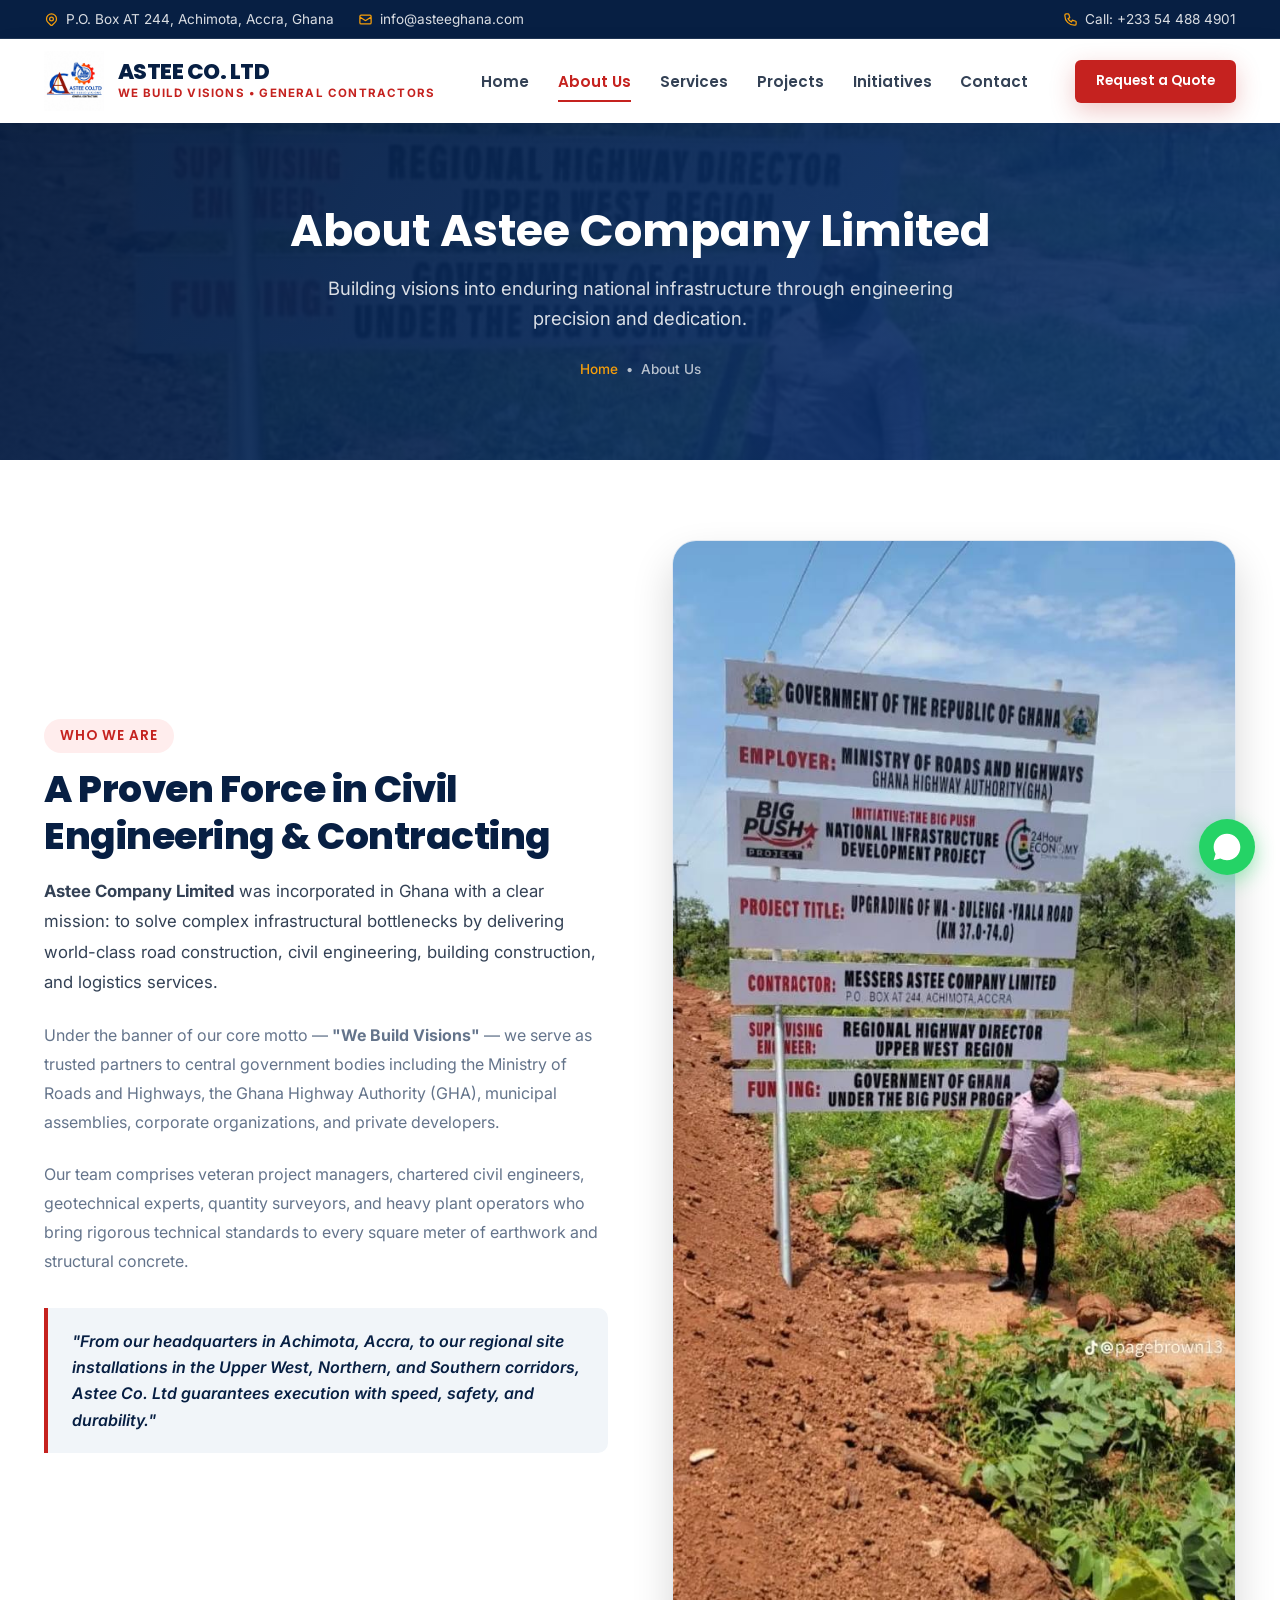
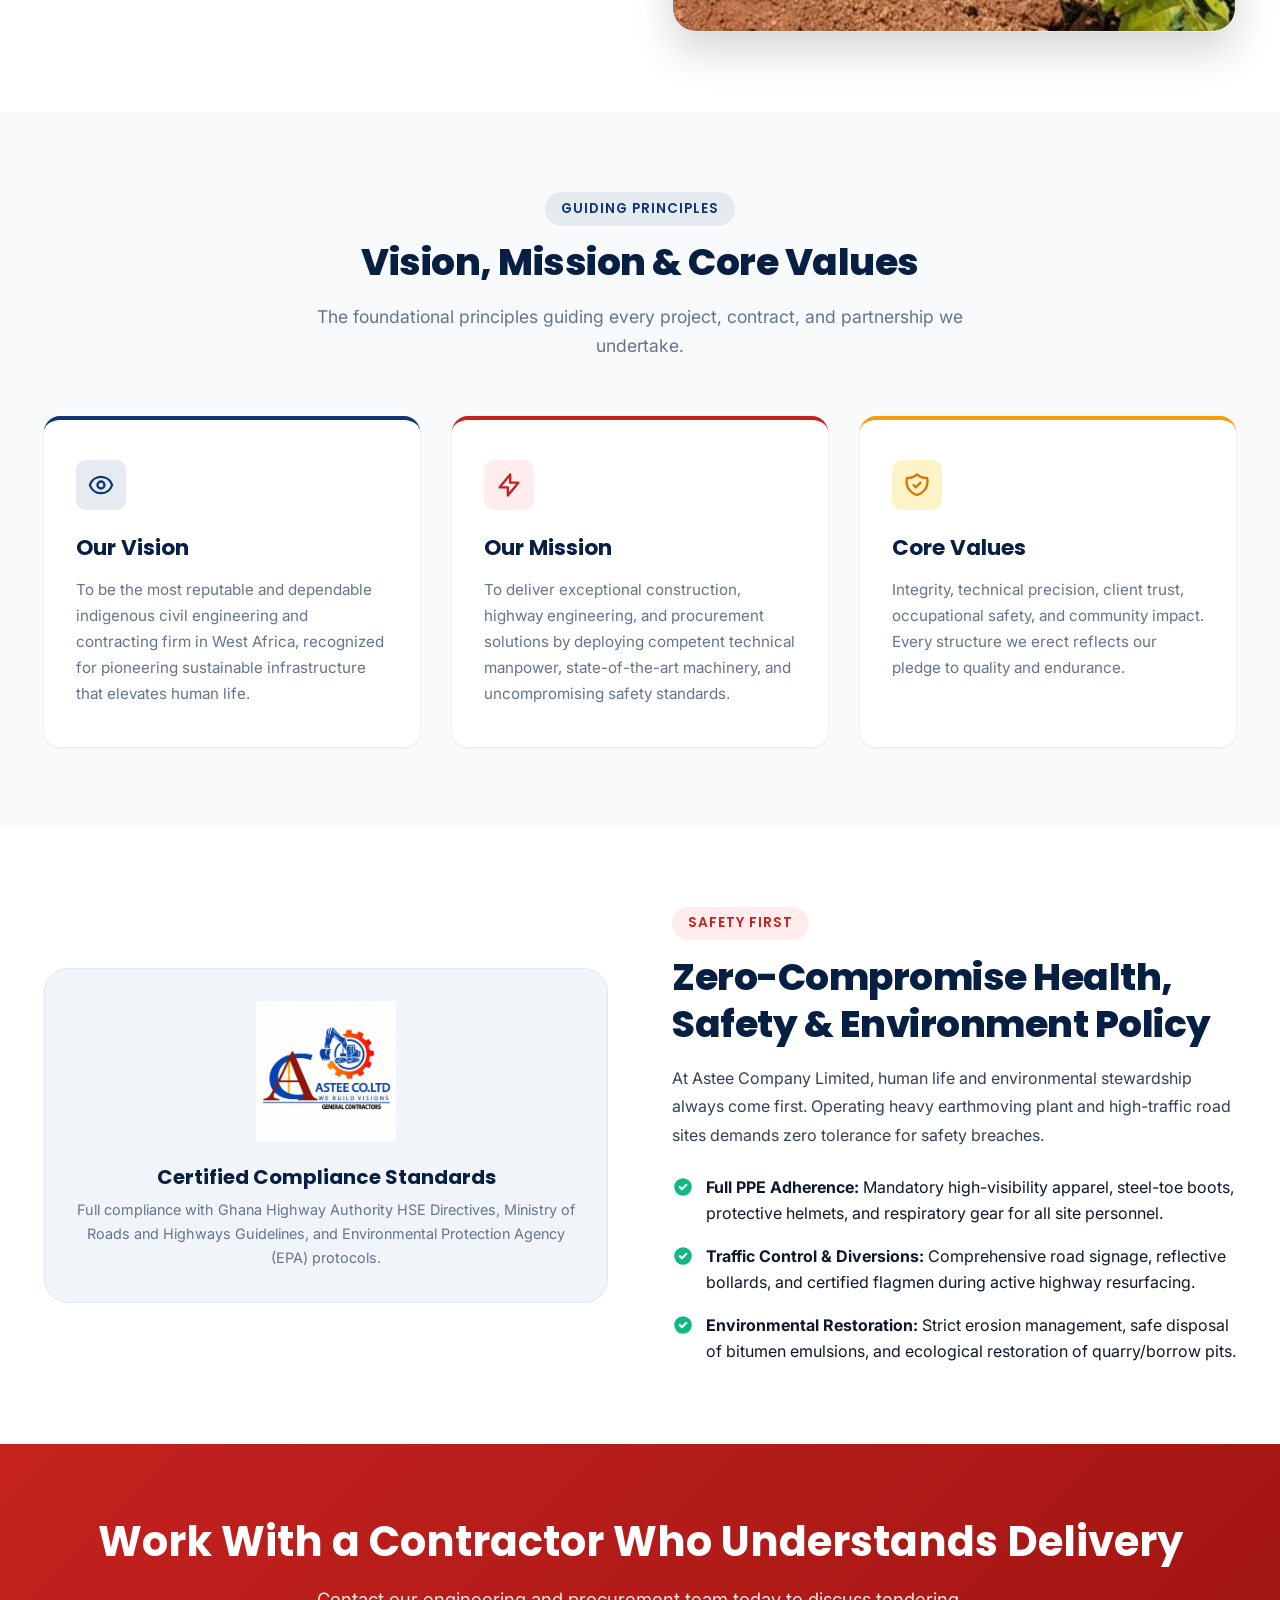
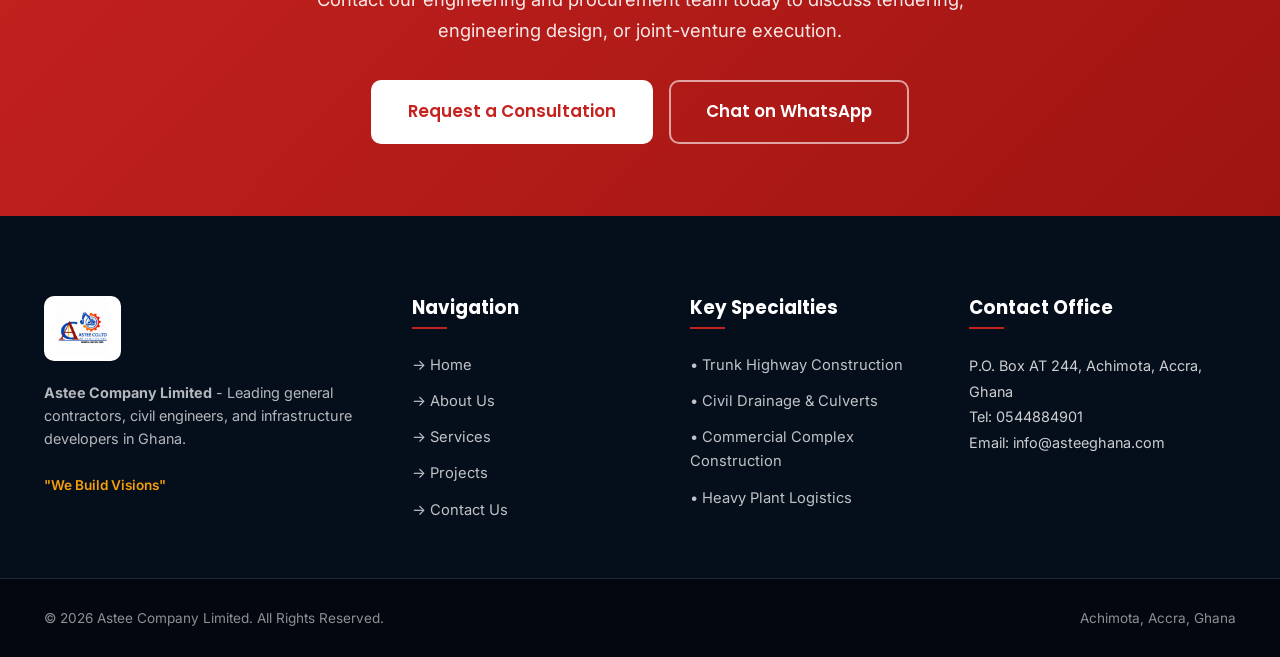
<file: about.html>
﻿<!DOCTYPE html>
<html lang="en">
<head>
  <meta charset="UTF-8">
  <meta name="viewport" content="width=device-width, initial-scale=1.0">
  <title>About Us | Astee Company Limited</title>
  <meta name="description" content="Learn about Astee Company Limited - General Contractors and Civil Engineers based in Achimota, Accra, Ghana. We Build Visions.">
  <link rel="icon" type="image/jpeg" href="logo.jpg">
  <link rel="preconnect" href="https://fonts.googleapis.com">
  <link rel="preconnect" href="https://fonts.gstatic.com" crossorigin>
  <link href="https://fonts.googleapis.com/css2?family=Inter:wght@300;400;500;600;700&family=Poppins:wght@400;500;600;700;800&display=swap" rel="stylesheet">
  <link rel="stylesheet" href="css/style.css">
</head>
<body>

  <!-- Top Announcement Bar -->
  <div class="top-bar">
    <div class="container top-bar-content">
      <div class="top-bar-left">
        <span class="top-bar-item">
          <svg width="15" height="15" fill="none" stroke="currentColor" viewBox="0 0 24 24"><path stroke-linecap="round" stroke-linejoin="round" stroke-width="2" d="M17.657 16.657L13.414 20.9a1.998 1.998 0 01-2.827 0l-4.244-4.243a8 8 0 1111.314 0z"></path><path stroke-linecap="round" stroke-linejoin="round" stroke-width="2" d="M15 11a3 3 0 11-6 0 3 3 0 016 0z"></path></svg>
          P.O. Box AT 244, Achimota, Accra, Ghana
        </span>
        <span class="top-bar-item">
          <svg width="15" height="15" fill="none" stroke="currentColor" viewBox="0 0 24 24"><path stroke-linecap="round" stroke-linejoin="round" stroke-width="2" d="M3 8l7.89 5.26a2 2 0 002.22 0L21 8M5 19h14a2 2 0 002-2V7a2 2 0 00-2-2H5a2 2 0 00-2 2v10a2 2 0 002 2z"></path></svg>
          info@asteeghana.com
        </span>
      </div>
      <div class="top-bar-right">
        <a href="tel:+233544884901" class="top-bar-item">
          <svg width="15" height="15" fill="none" stroke="currentColor" viewBox="0 0 24 24"><path stroke-linecap="round" stroke-linejoin="round" stroke-width="2" d="M3 5a2 2 0 012-2h3.28a1 1 0 01.948.684l1.498 4.493a1 1 0 01-.502 1.21l-2.257 1.13a11.042 11.042 0 005.516 5.516l1.13-2.257a1 1 0 011.21-.502l4.493 1.498a1 1 0 01.684.949V19a2 2 0 01-2 2h-1C9.716 21 3 14.284 3 6V5z"></path></svg>
          Call: +233 54 488 4901
        </a>
      </div>
    </div>
  </div>

  <!-- Header -->
  <header class="site-header" id="masthead">
    <div class="container header-container">
      <a href="index.html" class="brand-logo">
        <img src="logo.jpg" alt="Astee Company Limited Logo">
        <div class="brand-title-wrap">
          <span class="brand-title">ASTEE CO. LTD</span>
          <span class="brand-tagline">We Build Visions &bull; General Contractors</span>
        </div>
      </a>

      <nav class="nav-menu">
        <a href="index.html" class="nav-link">Home</a>
        <a href="about.html" class="nav-link active">About Us</a>
        <a href="services.html" class="nav-link">Services</a>
        <a href="projects.html" class="nav-link">Projects</a>
        <a href="index.html#initiatives" class="nav-link">Initiatives</a>
        <a href="contact.html" class="nav-link">Contact</a>
      </nav>

      <div class="header-cta">
        <a href="contact.html" class="btn btn-primary btn-sm">Request a Quote</a>
        <button class="mobile-toggle" id="mobileToggle" aria-label="Open Navigation Menu">
          <svg fill="none" stroke="currentColor" viewBox="0 0 24 24"><path stroke-linecap="round" stroke-linejoin="round" stroke-width="2" d="M4 6h16M4 12h16M4 18h16"></path></svg>
        </button>
      </div>
    </div>
  </header>

  <!-- Mobile Drawer -->
  <div class="drawer-overlay" id="drawerOverlay"></div>
  <div class="mobile-drawer" id="mobileDrawer">
    <div class="drawer-header">
      <div class="brand-logo">
        <img src="logo.jpg" alt="Astee Logo" style="height: 48px;">
        <span style="font-weight: 700; color: var(--primary-blue-dark); font-size: 1.1rem;">ASTEE CO. LTD</span>
      </div>
      <button class="drawer-close" id="drawerClose" aria-label="Close menu">&times;</button>
    </div>
    <div class="mobile-nav-links">
      <a href="index.html" class="mobile-nav-link">Home <span>&rarr;</span></a>
      <a href="about.html" class="mobile-nav-link active">About Us <span>&rarr;</span></a>
      <a href="services.html" class="mobile-nav-link">Services <span>&rarr;</span></a>
      <a href="projects.html" class="mobile-nav-link">Projects <span>&rarr;</span></a>
      <a href="index.html#initiatives" class="mobile-nav-link">Initiatives <span>&rarr;</span></a>
      <a href="contact.html" class="mobile-nav-link">Contact <span>&rarr;</span></a>
    </div>
  </div>

  <!-- Page Hero Banner -->
  <section class="page-hero">
    <div class="container">
      <h1>About Astee Company Limited</h1>
      <p>Building visions into enduring national infrastructure through engineering precision and dedication.</p>
      <div class="breadcrumbs">
        <a href="index.html">Home</a> &bull; <span>About Us</span>
      </div>
    </div>
  </section>

  <!-- Company Overview Section -->
  <section class="section-padding" style="background: white;">
    <div class="container">
      <div class="about-grid">
        <div>
          <span class="section-tag">Who We Are</span>
          <h2 class="section-title">A Proven Force in Civil Engineering &amp; Contracting</h2>
          <p style="color: var(--text-medium); font-size: 1.05rem; line-height: 1.8; margin-bottom: 1.5rem;">
            <strong>Astee Company Limited</strong> was incorporated in Ghana with a clear mission: to solve complex infrastructural bottlenecks by delivering world-class road construction, civil engineering, building construction, and logistics services.
          </p>
          <p style="color: var(--text-light); line-height: 1.8; margin-bottom: 1.5rem;">
            Under the banner of our core motto &mdash; <strong>"We Build Visions"</strong> &mdash; we serve as trusted partners to central government bodies including the Ministry of Roads and Highways, the Ghana Highway Authority (GHA), municipal assemblies, corporate organizations, and private developers.
          </p>
          <p style="color: var(--text-light); line-height: 1.8; margin-bottom: 2rem;">
            Our team comprises veteran project managers, chartered civil engineers, geotechnical experts, quantity surveyors, and heavy plant operators who bring rigorous technical standards to every square meter of earthwork and structural concrete.
          </p>

          <div style="background: var(--bg-slate); border-left: 4px solid var(--accent-red); padding: 1.25rem 1.5rem; border-radius: 0 var(--radius-md) var(--radius-md) 0;">
            <p style="font-weight: 600; color: var(--primary-blue-dark); margin: 0; font-style: italic;">
              "From our headquarters in Achimota, Accra, to our regional site installations in the Upper West, Northern, and Southern corridors, Astee Co. Ltd guarantees execution with speed, safety, and durability."
            </p>
          </div>
        </div>

        <div>
          <div style="border-radius: var(--radius-xl); overflow: hidden; box-shadow: var(--shadow-xl); border: 1px solid var(--border-light);">
            <img src="photo_2026-09-12_21-58-41.jpg" alt="Astee Company Limited Engineering Field Supervision">
          </div>
        </div>
      </div>
    </div>
  </section>

  <!-- Vision, Mission & Core Values -->
  <section class="section-padding" style="background: var(--bg-offwhite);">
    <div class="container">
      <div class="text-center" style="margin-bottom: 3.5rem;">
        <span class="section-tag blue-tag">Guiding Principles</span>
        <h2 class="section-title">Vision, Mission &amp; Core Values</h2>
        <p class="section-subtitle">The foundational principles guiding every project, contract, and partnership we undertake.</p>
      </div>

      <div style="display: grid; grid-template-columns: repeat(3, 1fr); gap: 2rem;">
        <!-- Vision -->
        <div style="background: white; padding: 2.5rem 2rem; border-radius: var(--radius-lg); box-shadow: var(--shadow-sm); border-top: 4px solid var(--primary-blue);">
          <div style="width: 50px; height: 50px; background: rgba(12, 54, 116, 0.1); border-radius: var(--radius-md); display: flex; align-items: center; justify-content: center; color: var(--primary-blue); margin-bottom: 1.5rem;">
            <svg width="28" height="28" fill="none" stroke="currentColor" viewBox="0 0 24 24"><path stroke-linecap="round" stroke-linejoin="round" stroke-width="2" d="M15 12a3 3 0 11-6 0 3 3 0 016 0z"></path><path stroke-linecap="round" stroke-linejoin="round" stroke-width="2" d="M2.458 12C3.732 7.943 7.523 5 12 5c4.478 0 8.268 2.943 9.542 7-1.274 4.057-5.064 7-9.542 7-4.477 0-8.268-2.943-9.542-7z"></path></svg>
          </div>
          <h3 style="font-size: 1.35rem; margin-bottom: 1rem; color: var(--primary-blue-dark);">Our Vision</h3>
          <p style="color: var(--text-light); line-height: 1.7; font-size: 0.95rem;">
            To be the most reputable and dependable indigenous civil engineering and contracting firm in West Africa, recognized for pioneering sustainable infrastructure that elevates human life.
          </p>
        </div>

        <!-- Mission -->
        <div style="background: white; padding: 2.5rem 2rem; border-radius: var(--radius-lg); box-shadow: var(--shadow-sm); border-top: 4px solid var(--accent-red);">
          <div style="width: 50px; height: 50px; background: var(--accent-red-light); border-radius: var(--radius-md); display: flex; align-items: center; justify-content: center; color: var(--accent-red); margin-bottom: 1.5rem;">
            <svg width="28" height="28" fill="none" stroke="currentColor" viewBox="0 0 24 24"><path stroke-linecap="round" stroke-linejoin="round" stroke-width="2" d="M13 10V3L4 14h7v7l9-11h-7z"></path></svg>
          </div>
          <h3 style="font-size: 1.35rem; margin-bottom: 1rem; color: var(--primary-blue-dark);">Our Mission</h3>
          <p style="color: var(--text-light); line-height: 1.7; font-size: 0.95rem;">
            To deliver exceptional construction, highway engineering, and procurement solutions by deploying competent technical manpower, state-of-the-art machinery, and uncompromising safety standards.
          </p>
        </div>

        <!-- Values -->
        <div style="background: white; padding: 2.5rem 2rem; border-radius: var(--radius-lg); box-shadow: var(--shadow-sm); border-top: 4px solid var(--accent-gold);">
          <div style="width: 50px; height: 50px; background: #fef3c7; border-radius: var(--radius-md); display: flex; align-items: center; justify-content: center; color: var(--accent-gold-dark); margin-bottom: 1.5rem;">
            <svg width="28" height="28" fill="none" stroke="currentColor" viewBox="0 0 24 24"><path stroke-linecap="round" stroke-linejoin="round" stroke-width="2" d="M9 12l2 2 4-4m5.618-4.016A11.955 11.955 0 0112 2.944a11.955 11.955 0 01-8.618 3.04A12.02 12.02 0 003 9c0 5.591 3.824 10.29 9 11.622 5.176-1.332 9-6.03 9-11.622 0-1.042-.133-2.052-.382-3.016z"></path></svg>
          </div>
          <h3 style="font-size: 1.35rem; margin-bottom: 1rem; color: var(--primary-blue-dark);">Core Values</h3>
          <p style="color: var(--text-light); line-height: 1.7; font-size: 0.95rem;">
            Integrity, technical precision, client trust, occupational safety, and community impact. Every structure we erect reflects our pledge to quality and endurance.
          </p>
        </div>
      </div>
    </div>
  </section>

  <!-- Health, Safety & Environment (HSE) -->
  <section class="section-padding" style="background: white;">
    <div class="container">
      <div class="about-grid">
        <div style="order: 2;">
          <span class="section-tag">Safety First</span>
          <h2 class="section-title">Zero-Compromise Health, Safety &amp; Environment Policy</h2>
          <p style="color: var(--text-medium); line-height: 1.8; margin-bottom: 1.25rem;">
            At Astee Company Limited, human life and environmental stewardship always come first. Operating heavy earthmoving plant and high-traffic road sites demands zero tolerance for safety breaches.
          </p>
          <ul style="display: flex; flex-direction: column; gap: 1rem; margin-top: 1.5rem;">
            <li style="display: flex; gap: 0.75rem; align-items: flex-start;">
              <svg style="color: #10b981; width: 22px; height: 22px; flex-shrink: 0; margin-top: 2px;" fill="currentColor" viewBox="0 0 20 20"><path fill-rule="evenodd" d="M10 18a8 8 0 100-16 8 8 0 000 16zm3.707-9.293a1 1 0 00-1.414-1.414L9 10.586 7.707 9.293a1 1 0 00-1.414 1.414l2 2a1 1 0 001.414 0l4-4z" clip-rule="evenodd"></path></svg>
              <span><strong>Full PPE Adherence:</strong> Mandatory high-visibility apparel, steel-toe boots, protective helmets, and respiratory gear for all site personnel.</span>
            </li>
            <li style="display: flex; gap: 0.75rem; align-items: flex-start;">
              <svg style="color: #10b981; width: 22px; height: 22px; flex-shrink: 0; margin-top: 2px;" fill="currentColor" viewBox="0 0 20 20"><path fill-rule="evenodd" d="M10 18a8 8 0 100-16 8 8 0 000 16zm3.707-9.293a1 1 0 00-1.414-1.414L9 10.586 7.707 9.293a1 1 0 00-1.414 1.414l2 2a1 1 0 001.414 0l4-4z" clip-rule="evenodd"></path></svg>
              <span><strong>Traffic Control &amp; Diversions:</strong> Comprehensive road signage, reflective bollards, and certified flagmen during active highway resurfacing.</span>
            </li>
            <li style="display: flex; gap: 0.75rem; align-items: flex-start;">
              <svg style="color: #10b981; width: 22px; height: 22px; flex-shrink: 0; margin-top: 2px;" fill="currentColor" viewBox="0 0 20 20"><path fill-rule="evenodd" d="M10 18a8 8 0 100-16 8 8 0 000 16zm3.707-9.293a1 1 0 00-1.414-1.414L9 10.586 7.707 9.293a1 1 0 00-1.414 1.414l2 2a1 1 0 001.414 0l4-4z" clip-rule="evenodd"></path></svg>
              <span><strong>Environmental Restoration:</strong> Strict erosion management, safe disposal of bitumen emulsions, and ecological restoration of quarry/borrow pits.</span>
            </li>
          </ul>
        </div>
        <div style="order: 1;">
          <div style="background: var(--bg-slate); border-radius: var(--radius-xl); padding: 2rem; border: 1px solid var(--border-light); text-align: center;">
            <img src="logo.jpg" alt="Astee Safety Badge" style="max-height: 140px; margin: 0 auto 1.5rem;">
            <h4 style="color: var(--primary-blue-dark); font-size: 1.25rem; margin-bottom: 0.5rem;">Certified Compliance Standards</h4>
            <p style="color: var(--text-light); font-size: 0.9rem;">
              Full compliance with Ghana Highway Authority HSE Directives, Ministry of Roads and Highways Guidelines, and Environmental Protection Agency (EPA) protocols.
            </p>
          </div>
        </div>
      </div>
    </div>
  </section>

  <!-- CTA Banner -->
  <section class="cta-banner">
    <div class="container">
      <h2>Work With a Contractor Who Understands Delivery</h2>
      <p>Contact our engineering and procurement team today to discuss tendering, engineering design, or joint-venture execution.</p>
      <div class="cta-actions">
        <a href="contact.html" class="btn btn-primary btn-lg" style="background: white; color: var(--accent-red); box-shadow: none;">Request a Consultation</a>
        <a href="https://wa.me/233544884901" target="_blank" class="btn btn-outline-white btn-lg">Chat on WhatsApp</a>
      </div>
    </div>
  </section>

  <!-- Footer -->
  <footer class="site-footer">
    <div class="footer-top">
      <div class="container footer-grid">
        <div class="footer-brand">
          <img src="logo.jpg" alt="Astee Logo">
          <p><strong>Astee Company Limited</strong> - Leading general contractors, civil engineers, and infrastructure developers in Ghana.</p>
          <div style="font-size: 0.85rem; color: var(--accent-gold); font-weight: 600;">"We Build Visions"</div>
        </div>
        <div class="footer-widget">
          <h4>Navigation</h4>
          <div class="footer-links">
            <a href="index.html">&rarr; Home</a>
            <a href="about.html">&rarr; About Us</a>
            <a href="services.html">&rarr; Services</a>
            <a href="projects.html">&rarr; Projects</a>
            <a href="contact.html">&rarr; Contact Us</a>
          </div>
        </div>
        <div class="footer-widget">
          <h4>Key Specialties</h4>
          <div class="footer-links">
            <a href="services.html">&bull; Trunk Highway Construction</a>
            <a href="services.html">&bull; Civil Drainage &amp; Culverts</a>
            <a href="services.html">&bull; Commercial Complex Construction</a>
            <a href="services.html">&bull; Heavy Plant Logistics</a>
          </div>
        </div>
        <div class="footer-widget">
          <h4>Contact Office</h4>
          <div style="font-size: 0.9rem; line-height: 1.8;">
            P.O. Box AT 244, Achimota, Accra, Ghana<br>
            Tel: 0544884901<br>
            Email: info@asteeghana.com
          </div>
        </div>
      </div>
    </div>
    <div class="footer-bottom">
      <div class="container footer-bottom-content">
        <div>&copy; 2026 Astee Company Limited. All Rights Reserved.</div>
        <div>Achimota, Accra, Ghana</div>
      </div>
    </div>
  </footer>

  <a href="https://wa.me/233544884901" class="whatsapp-float" target="_blank" aria-label="Chat on WhatsApp">
    <svg fill="currentColor" viewBox="0 0 24 24"><path d="M12.031 6.172c-3.181 0-5.767 2.586-5.768 5.766-.001 1.298.38 2.27 1.019 3.287l-.582 2.128 2.182-.573c.978.58 1.911.928 3.145.929 3.178 0 5.767-2.587 5.768-5.766.001-3.187-2.575-5.77-5.764-5.771zm3.392 8.244c-.144.405-.837.774-1.17.824-.312.045-.694.074-2.073-.508-1.579-.665-2.613-2.261-2.694-2.37-.079-.108-.646-.86-.646-1.639 0-.779.405-1.163.549-1.321.144-.158.314-.198.42-.198.106 0 .211.001.303.006.098.005.228-.037.357.272.133.319.453 1.107.493 1.189.04.082.066.178.013.285-.053.107-.079.174-.158.267-.08.093-.167.208-.239.279-.08.08-.163.167-.07.327.093.16.413.682.887 1.104.611.544 1.127.712 1.287.792.16.08.254.067.348-.041.093-.108.4-.467.507-.626.107-.159.213-.133.36-.08.147.053.932.44 1.092.52.16.08.267.12.307.186.04.066.04.382-.104.787zM12 2C6.477 2 2 6.477 2 12c0 1.891.524 3.662 1.435 5.176L2 22l4.98-1.307A9.957 9.957 0 0012 22c5.523 0 10-4.477 10-10S17.523 2 12 2z"></path></svg>
  </a>
  <button class="scroll-top" id="scrollTopBtn" aria-label="Scroll to top"><svg width="20" height="20" fill="none" stroke="currentColor" viewBox="0 0 24 24"><path stroke-linecap="round" stroke-linejoin="round" stroke-width="2" d="M5 10l7-7m0 0l7 7m-7-7v18"></path></svg></button>

  <script src="js/main.js"></script>
</body>
</html>
</file>
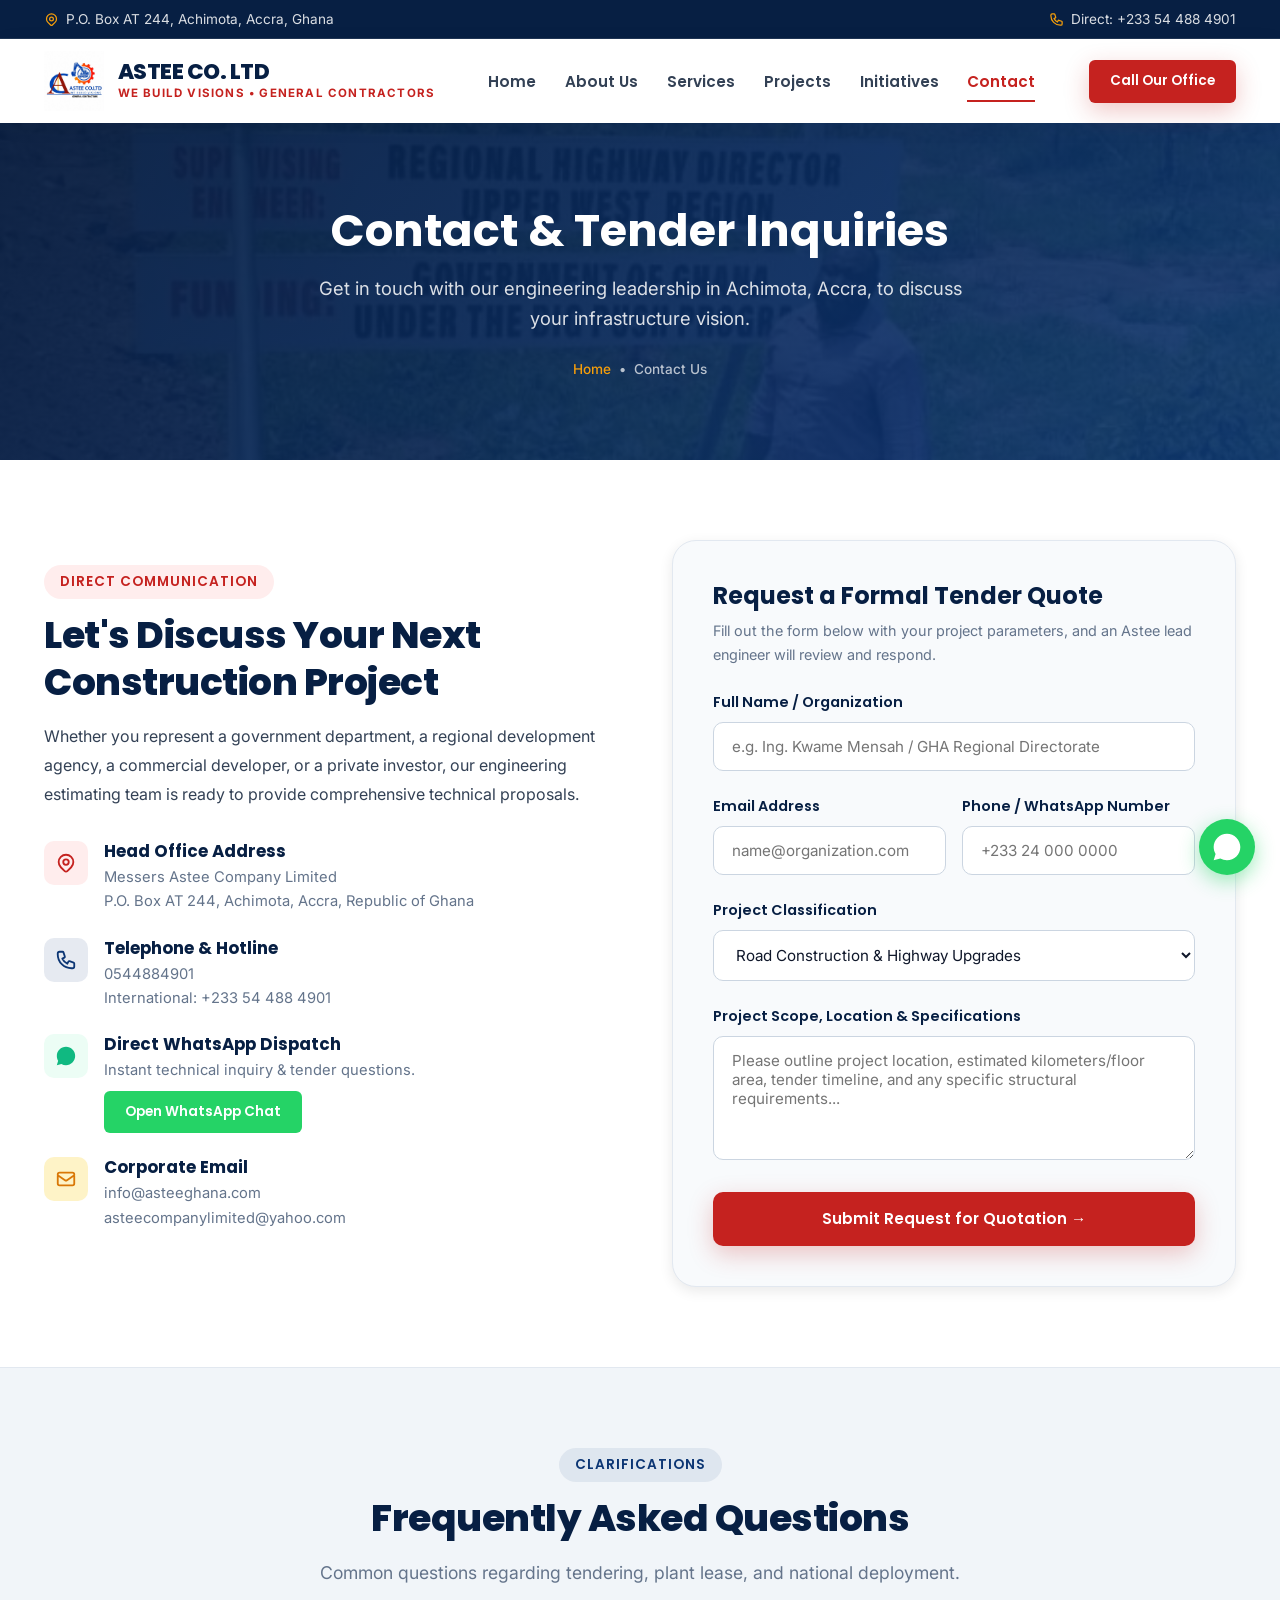
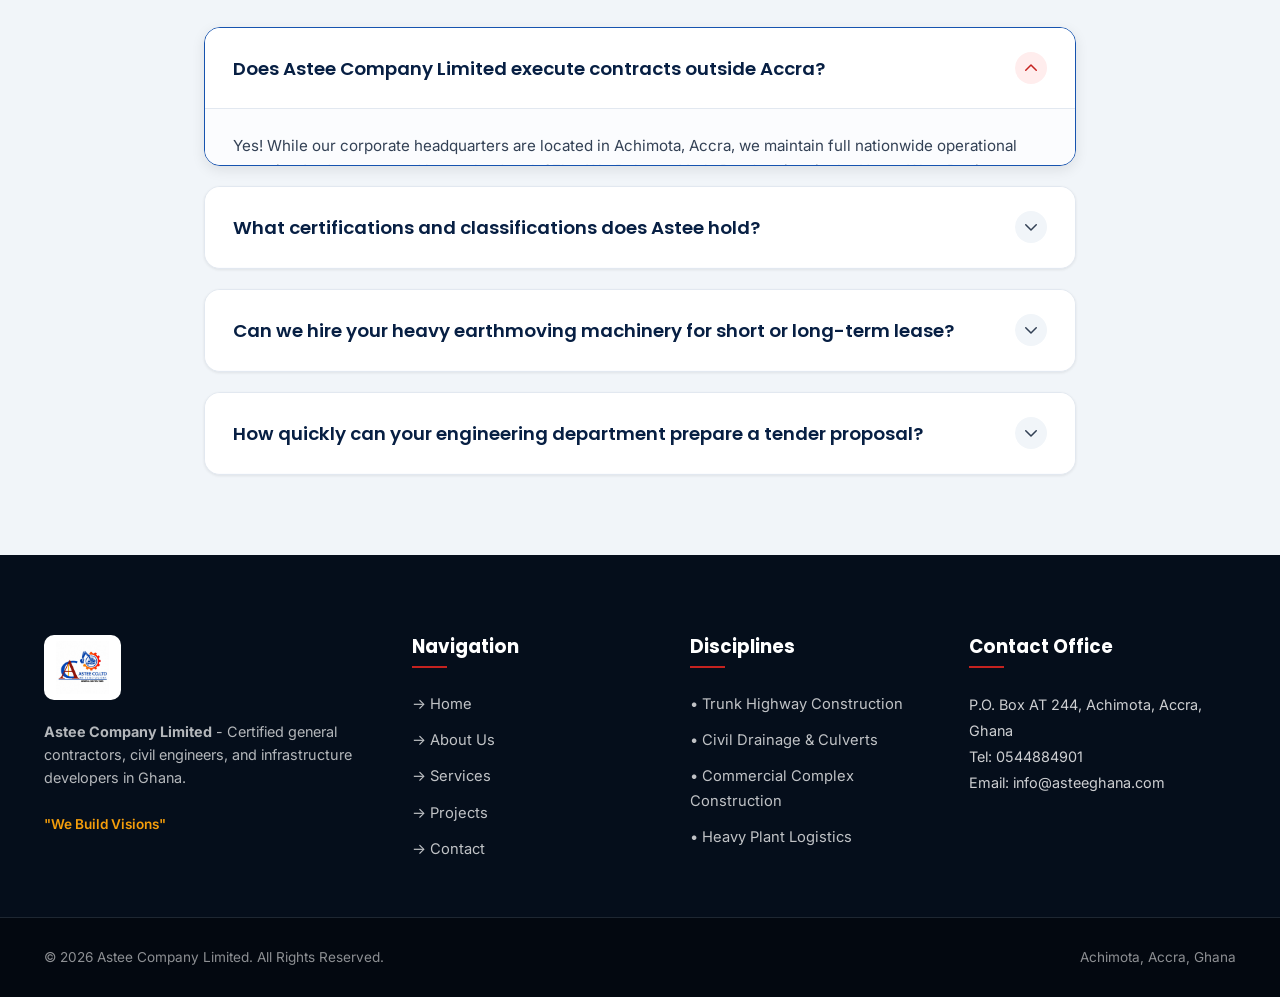
<file: contact.html>
﻿<!DOCTYPE html>
<html lang="en">
<head>
  <meta charset="UTF-8">
  <meta name="viewport" content="width=device-width, initial-scale=1.0">
  <title>Contact Us &amp; RFP Inquiry | Astee Company Limited</title>
  <meta name="description" content="Contact Astee Company Limited in Achimota, Accra, Ghana. Request a quotation or tender proposal for road construction, civil engineering, or building works.">
  <link rel="icon" type="image/jpeg" href="logo.jpg">
  <link rel="preconnect" href="https://fonts.googleapis.com">
  <link rel="preconnect" href="https://fonts.gstatic.com" crossorigin>
  <link href="https://fonts.googleapis.com/css2?family=Inter:wght@300;400;500;600;700&family=Poppins:wght@400;500;600;700;800&display=swap" rel="stylesheet">
  <link rel="stylesheet" href="css/style.css">
</head>
<body>

  <!-- Top Announcement Bar -->
  <div class="top-bar">
    <div class="container top-bar-content">
      <div class="top-bar-left">
        <span class="top-bar-item">
          <svg width="15" height="15" fill="none" stroke="currentColor" viewBox="0 0 24 24"><path stroke-linecap="round" stroke-linejoin="round" stroke-width="2" d="M17.657 16.657L13.414 20.9a1.998 1.998 0 01-2.827 0l-4.244-4.243a8 8 0 1111.314 0z"></path><path stroke-linecap="round" stroke-linejoin="round" stroke-width="2" d="M15 11a3 3 0 11-6 0 3 3 0 016 0z"></path></svg>
          P.O. Box AT 244, Achimota, Accra, Ghana
        </span>
      </div>
      <div class="top-bar-right">
        <a href="tel:+233544884901" class="top-bar-item">
          <svg width="15" height="15" fill="none" stroke="currentColor" viewBox="0 0 24 24"><path stroke-linecap="round" stroke-linejoin="round" stroke-width="2" d="M3 5a2 2 0 012-2h3.28a1 1 0 01.948.684l1.498 4.493a1 1 0 01-.502 1.21l-2.257 1.13a11.042 11.042 0 005.516 5.516l1.13-2.257a1 1 0 011.21-.502l4.493 1.498a1 1 0 01.684.949V19a2 2 0 01-2 2h-1C9.716 21 3 14.284 3 6V5z"></path></svg>
          Direct: +233 54 488 4901
        </a>
      </div>
    </div>
  </div>

  <!-- Header -->
  <header class="site-header" id="masthead">
    <div class="container header-container">
      <a href="index.html" class="brand-logo">
        <img src="logo.jpg" alt="Astee Company Limited Logo">
        <div class="brand-title-wrap">
          <span class="brand-title">ASTEE CO. LTD</span>
          <span class="brand-tagline">We Build Visions &bull; General Contractors</span>
        </div>
      </a>

      <nav class="nav-menu">
        <a href="index.html" class="nav-link">Home</a>
        <a href="about.html" class="nav-link">About Us</a>
        <a href="services.html" class="nav-link">Services</a>
        <a href="projects.html" class="nav-link">Projects</a>
        <a href="index.html#initiatives" class="nav-link">Initiatives</a>
        <a href="contact.html" class="nav-link active">Contact</a>
      </nav>

      <div class="header-cta">
        <a href="tel:+233544884901" class="btn btn-primary btn-sm">Call Our Office</a>
        <button class="mobile-toggle" id="mobileToggle" aria-label="Open Navigation Menu">
          <svg fill="none" stroke="currentColor" viewBox="0 0 24 24"><path stroke-linecap="round" stroke-linejoin="round" stroke-width="2" d="M4 6h16M4 12h16M4 18h16"></path></svg>
        </button>
      </div>
    </div>
  </header>

  <!-- Mobile Drawer -->
  <div class="drawer-overlay" id="drawerOverlay"></div>
  <div class="mobile-drawer" id="mobileDrawer">
    <div class="drawer-header">
      <div class="brand-logo">
        <img src="logo.jpg" alt="Astee Logo" style="height: 48px;">
        <span style="font-weight: 700; color: var(--primary-blue-dark); font-size: 1.1rem;">ASTEE CO. LTD</span>
      </div>
      <button class="drawer-close" id="drawerClose" aria-label="Close menu">&times;</button>
    </div>
    <div class="mobile-nav-links">
      <a href="index.html" class="mobile-nav-link">Home <span>&rarr;</span></a>
      <a href="about.html" class="mobile-nav-link">About Us <span>&rarr;</span></a>
      <a href="services.html" class="mobile-nav-link">Services <span>&rarr;</span></a>
      <a href="projects.html" class="mobile-nav-link">Projects <span>&rarr;</span></a>
      <a href="index.html#initiatives" class="mobile-nav-link">Initiatives <span>&rarr;</span></a>
      <a href="contact.html" class="mobile-nav-link active">Contact <span>&rarr;</span></a>
    </div>
  </div>

  <!-- Page Hero -->
  <section class="page-hero">
    <div class="container">
      <h1>Contact &amp; Tender Inquiries</h1>
      <p>Get in touch with our engineering leadership in Achimota, Accra, to discuss your infrastructure vision.</p>
      <div class="breadcrumbs">
        <a href="index.html">Home</a> &bull; <span>Contact Us</span>
      </div>
    </div>
  </section>

  <!-- Contact Details & Form Section -->
  <section class="section-padding" style="background: white;">
    <div class="container">
      <div class="about-grid">
        <!-- Contact Info Cards -->
        <div>
          <span class="section-tag">Direct Communication</span>
          <h2 class="section-title">Let's Discuss Your Next Construction Project</h2>
          <p style="color: var(--text-medium); line-height: 1.8; margin-bottom: 2rem;">
            Whether you represent a government department, a regional development agency, a commercial developer, or a private investor, our engineering estimating team is ready to provide comprehensive technical proposals.
          </p>

          <div style="display: flex; flex-direction: column; gap: 1.5rem; margin-bottom: 2rem;">
            <!-- Address -->
            <div style="display: flex; gap: 1rem; align-items: flex-start;">
              <div style="width: 44px; height: 44px; border-radius: var(--radius-md); background: var(--accent-red-light); color: var(--accent-red); display: flex; align-items: center; justify-content: center; flex-shrink: 0;">
                <svg width="22" height="22" fill="none" stroke="currentColor" viewBox="0 0 24 24"><path stroke-linecap="round" stroke-linejoin="round" stroke-width="2" d="M17.657 16.657L13.414 20.9a1.998 1.998 0 01-2.827 0l-4.244-4.243a8 8 0 1111.314 0z"></path><path stroke-linecap="round" stroke-linejoin="round" stroke-width="2" d="M15 11a3 3 0 11-6 0 3 3 0 016 0z"></path></svg>
              </div>
              <div>
                <h4 style="font-size: 1.05rem; color: var(--primary-blue-dark); margin-bottom: 0.2rem;">Head Office Address</h4>
                <p style="color: var(--text-light); font-size: 0.92rem; margin: 0;">
                  Messers Astee Company Limited<br>
                  P.O. Box AT 244, Achimota, Accra, Republic of Ghana
                </p>
              </div>
            </div>

            <!-- Phone -->
            <div style="display: flex; gap: 1rem; align-items: flex-start;">
              <div style="width: 44px; height: 44px; border-radius: var(--radius-md); background: rgba(12, 54, 116, 0.1); color: var(--primary-blue); display: flex; align-items: center; justify-content: center; flex-shrink: 0;">
                <svg width="22" height="22" fill="none" stroke="currentColor" viewBox="0 0 24 24"><path stroke-linecap="round" stroke-linejoin="round" stroke-width="2" d="M3 5a2 2 0 012-2h3.28a1 1 0 01.948.684l1.498 4.493a1 1 0 01-.502 1.21l-2.257 1.13a11.042 11.042 0 005.516 5.516l1.13-2.257a1 1 0 011.21-.502l4.493 1.498a1 1 0 01.684.949V19a2 2 0 01-2 2h-1C9.716 21 3 14.284 3 6V5z"></path></svg>
              </div>
              <div>
                <h4 style="font-size: 1.05rem; color: var(--primary-blue-dark); margin-bottom: 0.2rem;">Telephone &amp; Hotline</h4>
                <p style="color: var(--text-light); font-size: 0.92rem; margin: 0;">
                  0544884901<br>
                  International: +233 54 488 4901
                </p>
              </div>
            </div>

            <!-- WhatsApp -->
            <div style="display: flex; gap: 1rem; align-items: flex-start;">
              <div style="width: 44px; height: 44px; border-radius: var(--radius-md); background: #ecfdf5; color: #10b981; display: flex; align-items: center; justify-content: center; flex-shrink: 0;">
                <svg width="22" height="22" fill="currentColor" viewBox="0 0 24 24"><path d="M12.031 6.172c-3.181 0-5.767 2.586-5.768 5.766-.001 1.298.38 2.27 1.019 3.287l-.582 2.128 2.182-.573c.978.58 1.911.928 3.145.929 3.178 0 5.767-2.587 5.768-5.766.001-3.187-2.575-5.77-5.764-5.771zm3.392 8.244c-.144.405-.837.774-1.17.824-.312.045-.694.074-2.073-.508-1.579-.665-2.613-2.261-2.694-2.37-.079-.108-.646-.86-.646-1.639 0-.779.405-1.163.549-1.321.144-.158.314-.198.42-.198.106 0 .211.001.303.006.098.005.228-.037.357.272.133.319.453 1.107.493 1.189.04.082.066.178.013.285-.053.107-.079.174-.158.267-.08.093-.167.208-.239.279-.08.08-.163.167-.07.327.093.16.413.682.887 1.104.611.544 1.127.712 1.287.792.16.08.254.067.348-.041.093-.108.4-.467.507-.626.107-.159.213-.133.36-.08.147.053.932.44 1.092.52.16.08.267.12.307.186.04.066.04.382-.104.787zM12 2C6.477 2 2 6.477 2 12c0 1.891.524 3.662 1.435 5.176L2 22l4.98-1.307A9.957 9.957 0 0012 22c5.523 0 10-4.477 10-10S17.523 2 12 2z"></path></svg>
              </div>
              <div>
                <h4 style="font-size: 1.05rem; color: var(--primary-blue-dark); margin-bottom: 0.2rem;">Direct WhatsApp Dispatch</h4>
                <p style="color: var(--text-light); font-size: 0.92rem; margin-bottom: 0.5rem;">Instant technical inquiry &amp; tender questions.</p>
                <a href="https://wa.me/233544884901" target="_blank" class="btn btn-sm" style="background: #25d366; color: white;">Open WhatsApp Chat</a>
              </div>
            </div>

            <!-- Email -->
            <div style="display: flex; gap: 1rem; align-items: flex-start;">
              <div style="width: 44px; height: 44px; border-radius: var(--radius-md); background: #fef3c7; color: var(--accent-gold-dark); display: flex; align-items: center; justify-content: center; flex-shrink: 0;">
                <svg width="22" height="22" fill="none" stroke="currentColor" viewBox="0 0 24 24"><path stroke-linecap="round" stroke-linejoin="round" stroke-width="2" d="M3 8l7.89 5.26a2 2 0 002.22 0L21 8M5 19h14a2 2 0 002-2V7a2 2 0 00-2-2H5a2 2 0 00-2 2v10a2 2 0 002 2z"></path></svg>
              </div>
              <div>
                <h4 style="font-size: 1.05rem; color: var(--primary-blue-dark); margin-bottom: 0.2rem;">Corporate Email</h4>
                <p style="color: var(--text-light); font-size: 0.92rem; margin: 0;">
                  info@asteeghana.com<br>
                  asteecompanylimited@yahoo.com
                </p>
              </div>
            </div>
          </div>
        </div>

        <!-- Interactive Form -->
        <div>
          <div style="background: var(--bg-offwhite); padding: 2.5rem; border-radius: var(--radius-xl); border: 1px solid var(--border-light); box-shadow: var(--shadow-md);">
            <h3 style="font-size: 1.5rem; color: var(--primary-blue-dark); margin-bottom: 0.5rem;">Request a Formal Tender Quote</h3>
            <p style="color: var(--text-light); font-size: 0.9rem; margin-bottom: 1.5rem;">
              Fill out the form below with your project parameters, and an Astee lead engineer will review and respond.
            </p>

            <form id="contactForm">
              <div class="form-group">
                <label for="contactName">Full Name / Organization</label>
                <input type="text" id="contactName" class="form-control" placeholder="e.g. Ing. Kwame Mensah / GHA Regional Directorate" required>
              </div>

              <div style="display: grid; grid-template-columns: 1fr 1fr; gap: 1rem;">
                <div class="form-group">
                  <label for="contactEmail">Email Address</label>
                  <input type="email" id="contactEmail" class="form-control" placeholder="name@organization.com" required>
                </div>
                <div class="form-group">
                  <label for="contactPhone">Phone / WhatsApp Number</label>
                  <input type="tel" id="contactPhone" class="form-control" placeholder="+233 24 000 0000" required>
                </div>
              </div>

              <div class="form-group">
                <label for="contactService">Project Classification</label>
                <select id="contactService" class="form-control">
                  <option value="Road Construction & Highway Upgrades">Road Construction &amp; Highway Upgrades</option>
                  <option value="Routine Maintenance & Pothole Patching">Routine Maintenance &amp; Pothole Patching</option>
                  <option value="Commercial & Institutional Building Construction">Commercial &amp; Institutional Building Construction</option>
                  <option value="Civil Drainage & Reinforced Box Culverts">Civil Drainage &amp; Reinforced Box Culverts</option>
                  <option value="Heavy Machinery Hire & Logistics">Heavy Machinery Hire &amp; Logistics</option>
                  <option value="Community Water & Infrastructure">Community Water &amp; Infrastructure</option>
                </select>
              </div>

              <div class="form-group">
                <label for="contactMessage">Project Scope, Location &amp; Specifications</label>
                <textarea id="contactMessage" rows="5" class="form-control" placeholder="Please outline project location, estimated kilometers/floor area, tender timeline, and any specific structural requirements..." required></textarea>
              </div>

              <button type="submit" class="btn btn-primary" style="width: 100%;">
                Submit Request for Quotation &rarr;
              </button>
            </form>
          </div>
        </div>
      </div>
    </div>
  </section>

  <!-- FAQ Section -->
  <section class="section-padding" style="background: var(--bg-slate); border-top: 1px solid var(--border-light);">
    <div class="container container-narrow">
      <div class="text-center" style="margin-bottom: 2.5rem;">
        <span class="section-tag blue-tag">Clarifications</span>
        <h2 class="section-title">Frequently Asked Questions</h2>
        <p class="section-subtitle">Common questions regarding tendering, plant lease, and national deployment.</p>
      </div>

      <div class="accordion-list">
        <div class="accordion-item active">
          <div class="accordion-header">
            <div class="accordion-title-wrap">
              <h4>Does Astee Company Limited execute contracts outside Accra?</h4>
            </div>
            <div class="accordion-toggle">
              <svg width="18" height="18" fill="none" stroke="currentColor" viewBox="0 0 24 24"><path stroke-linecap="round" stroke-linejoin="round" stroke-width="2" d="M19 9l-7 7-7-7"></path></svg>
            </div>
          </div>
          <div class="accordion-content">
            <p>
              Yes! While our corporate headquarters are located in Achimota, Accra, we maintain full nationwide operational capacity. As demonstrated by our landmark 37km Wa-Bulenga-Yaala Road project in the Upper West Region, our site teams and mobile plant can deploy to any of Ghana's 16 administrative regions.
            </p>
          </div>
        </div>

        <div class="accordion-item">
          <div class="accordion-header">
            <div class="accordion-title-wrap">
              <h4>What certifications and classifications does Astee hold?</h4>
            </div>
            <div class="accordion-toggle">
              <svg width="18" height="18" fill="none" stroke="currentColor" viewBox="0 0 24 24"><path stroke-linecap="round" stroke-linejoin="round" stroke-width="2" d="M19 9l-7 7-7-7"></path></svg>
            </div>
          </div>
          <div class="accordion-content">
            <p>
              Astee Company Limited is fully registered in the Republic of Ghana as General Contractors and Civil Engineers, holding certified eligibility with the Ministry of Roads and Highways, Ghana Highway Authority (GHA), and Public Procurement Authority (PPA) standards.
            </p>
          </div>
        </div>

        <div class="accordion-item">
          <div class="accordion-header">
            <div class="accordion-title-wrap">
              <h4>Can we hire your heavy earthmoving machinery for short or long-term lease?</h4>
            </div>
            <div class="accordion-toggle">
              <svg width="18" height="18" fill="none" stroke="currentColor" viewBox="0 0 24 24"><path stroke-linecap="round" stroke-linejoin="round" stroke-width="2" d="M19 9l-7 7-7-7"></path></svg>
            </div>
          </div>
          <div class="accordion-content">
            <p>
              Yes. We provide plant hire services including hydraulic excavators, motor graders, vibratory rollers, bulldozers, and tipper trucks, complete with certified operators and on-site mechanical support.
            </p>
          </div>
        </div>

        <div class="accordion-item">
          <div class="accordion-header">
            <div class="accordion-title-wrap">
              <h4>How quickly can your engineering department prepare a tender proposal?</h4>
            </div>
            <div class="accordion-toggle">
              <svg width="18" height="18" fill="none" stroke="currentColor" viewBox="0 0 24 24"><path stroke-linecap="round" stroke-linejoin="round" stroke-width="2" d="M19 9l-7 7-7-7"></path></svg>
            </div>
          </div>
          <div class="accordion-content">
            <p>
              For standard bills of quantities and road rehabilitation inquiries, we typically provide preliminary feasibility assessments and quotations within 24 to 48 hours. For comprehensive FIDIC/GHA tenders, our quantity surveying and project management office prepares complete technical and financial submissions according to specified statutory deadlines.
            </p>
          </div>
        </div>
      </div>
    </div>
  </section>

  <!-- Footer -->
  <footer class="site-footer">
    <div class="footer-top">
      <div class="container footer-grid">
        <div class="footer-brand">
          <img src="logo.jpg" alt="Astee Logo">
          <p><strong>Astee Company Limited</strong> - Certified general contractors, civil engineers, and infrastructure developers in Ghana.</p>
          <div style="font-size: 0.85rem; color: var(--accent-gold); font-weight: 600;">"We Build Visions"</div>
        </div>
        <div class="footer-widget">
          <h4>Navigation</h4>
          <div class="footer-links">
            <a href="index.html">&rarr; Home</a>
            <a href="about.html">&rarr; About Us</a>
            <a href="services.html">&rarr; Services</a>
            <a href="projects.html">&rarr; Projects</a>
            <a href="contact.html">&rarr; Contact</a>
          </div>
        </div>
        <div class="footer-widget">
          <h4>Disciplines</h4>
          <div class="footer-links">
            <a href="services.html">&bull; Trunk Highway Construction</a>
            <a href="services.html">&bull; Civil Drainage &amp; Culverts</a>
            <a href="services.html">&bull; Commercial Complex Construction</a>
            <a href="services.html">&bull; Heavy Plant Logistics</a>
          </div>
        </div>
        <div class="footer-widget">
          <h4>Contact Office</h4>
          <div style="font-size: 0.9rem; line-height: 1.8;">
            P.O. Box AT 244, Achimota, Accra, Ghana<br>
            Tel: 0544884901<br>
            Email: info@asteeghana.com
          </div>
        </div>
      </div>
    </div>
    <div class="footer-bottom">
      <div class="container footer-bottom-content">
        <div>&copy; 2026 Astee Company Limited. All Rights Reserved.</div>
        <div>Achimota, Accra, Ghana</div>
      </div>
    </div>
  </footer>

  <a href="https://wa.me/233544884901" class="whatsapp-float" target="_blank" aria-label="Chat on WhatsApp">
    <svg fill="currentColor" viewBox="0 0 24 24"><path d="M12.031 6.172c-3.181 0-5.767 2.586-5.768 5.766-.001 1.298.38 2.27 1.019 3.287l-.582 2.128 2.182-.573c.978.58 1.911.928 3.145.929 3.178 0 5.767-2.587 5.768-5.766.001-3.187-2.575-5.77-5.764-5.771zm3.392 8.244c-.144.405-.837.774-1.17.824-.312.045-.694.074-2.073-.508-1.579-.665-2.613-2.261-2.694-2.37-.079-.108-.646-.86-.646-1.639 0-.779.405-1.163.549-1.321.144-.158.314-.198.42-.198.106 0 .211.001.303.006.098.005.228-.037.357.272.133.319.453 1.107.493 1.189.04.082.066.178.013.285-.053.107-.079.174-.158.267-.08.093-.167.208-.239.279-.08.08-.163.167-.07.327.093.16.413.682.887 1.104.611.544 1.127.712 1.287.792.16.08.254.067.348-.041.093-.108.4-.467.507-.626.107-.159.213-.133.36-.08.147.053.932.44 1.092.52.16.08.267.12.307.186.04.066.04.382-.104.787zM12 2C6.477 2 2 6.477 2 12c0 1.891.524 3.662 1.435 5.176L2 22l4.98-1.307A9.957 9.957 0 0012 22c5.523 0 10-4.477 10-10S17.523 2 12 2z"></path></svg>
  </a>
  <button class="scroll-top" id="scrollTopBtn" aria-label="Scroll to top"><svg width="20" height="20" fill="none" stroke="currentColor" viewBox="0 0 24 24"><path stroke-linecap="round" stroke-linejoin="round" stroke-width="2" d="M5 10l7-7m0 0l7 7m-7-7v18"></path></svg></button>

  <script src="js/main.js"></script>
</body>
</html>
</file>
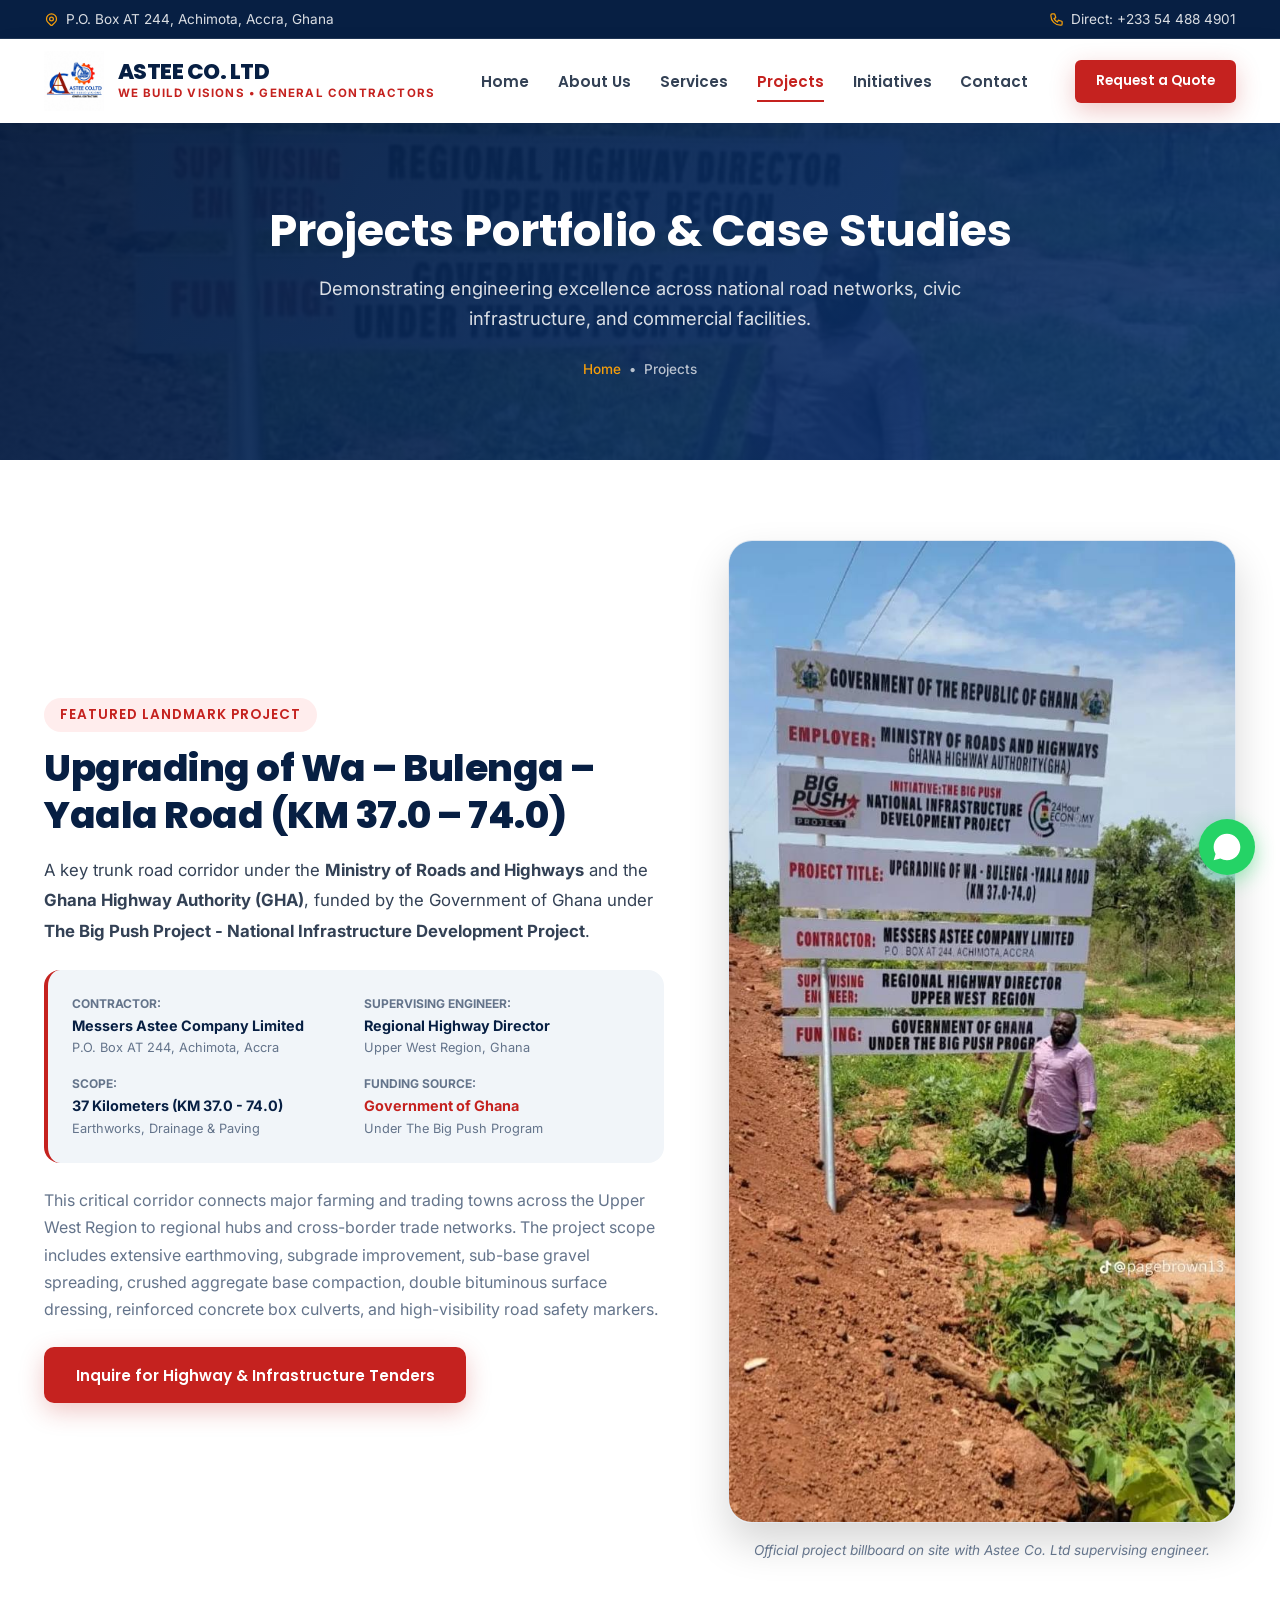
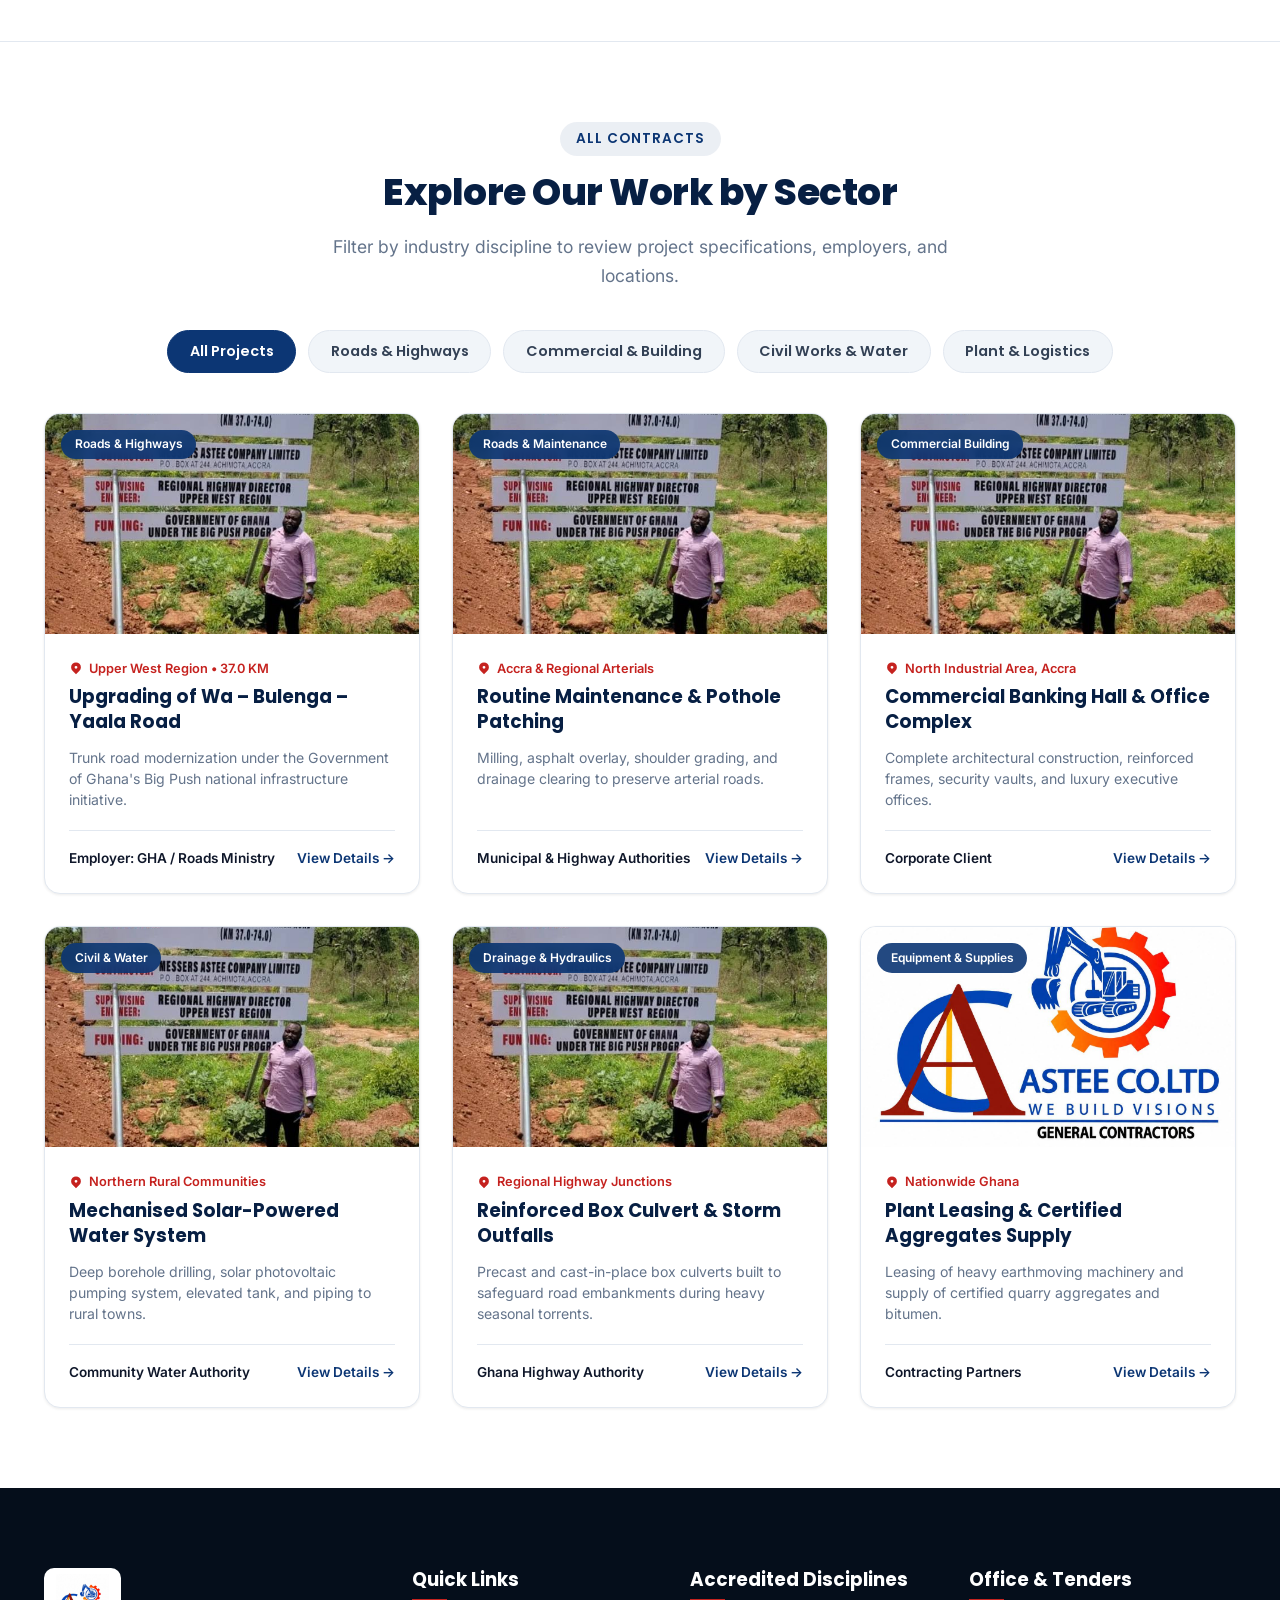
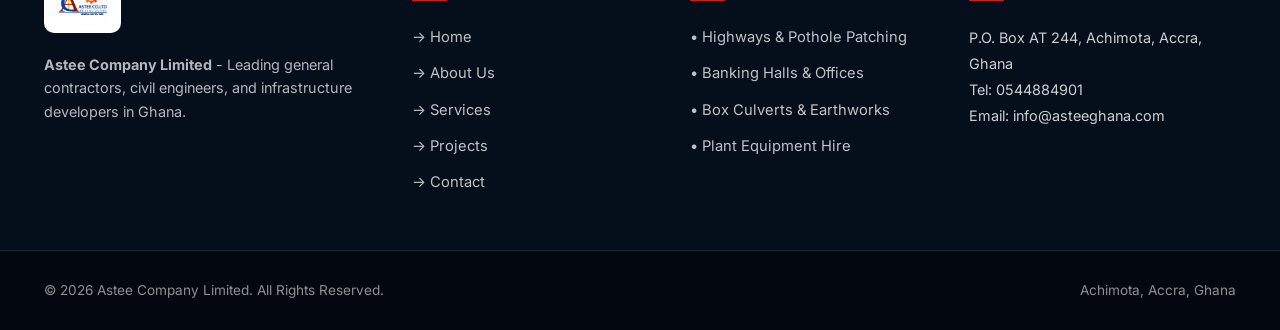
<file: projects.html>
﻿<!DOCTYPE html>
<html lang="en">
<head>
  <meta charset="UTF-8">
  <meta name="viewport" content="width=device-width, initial-scale=1.0">
  <title>Projects &amp; Portfolio | Astee Company Limited</title>
  <meta name="description" content="Browse completed and ongoing civil engineering, road construction, and building projects across Ghana by Astee Company Limited.">
  <link rel="icon" type="image/jpeg" href="logo.jpg">
  <link rel="preconnect" href="https://fonts.googleapis.com">
  <link rel="preconnect" href="https://fonts.gstatic.com" crossorigin>
  <link href="https://fonts.googleapis.com/css2?family=Inter:wght@300;400;500;600;700&family=Poppins:wght@400;500;600;700;800&display=swap" rel="stylesheet">
  <link rel="stylesheet" href="css/style.css">
</head>
<body>

  <!-- Top Announcement Bar -->
  <div class="top-bar">
    <div class="container top-bar-content">
      <div class="top-bar-left">
        <span class="top-bar-item">
          <svg width="15" height="15" fill="none" stroke="currentColor" viewBox="0 0 24 24"><path stroke-linecap="round" stroke-linejoin="round" stroke-width="2" d="M17.657 16.657L13.414 20.9a1.998 1.998 0 01-2.827 0l-4.244-4.243a8 8 0 1111.314 0z"></path><path stroke-linecap="round" stroke-linejoin="round" stroke-width="2" d="M15 11a3 3 0 11-6 0 3 3 0 016 0z"></path></svg>
          P.O. Box AT 244, Achimota, Accra, Ghana
        </span>
      </div>
      <div class="top-bar-right">
        <a href="tel:+233544884901" class="top-bar-item">
          <svg width="15" height="15" fill="none" stroke="currentColor" viewBox="0 0 24 24"><path stroke-linecap="round" stroke-linejoin="round" stroke-width="2" d="M3 5a2 2 0 012-2h3.28a1 1 0 01.948.684l1.498 4.493a1 1 0 01-.502 1.21l-2.257 1.13a11.042 11.042 0 005.516 5.516l1.13-2.257a1 1 0 011.21-.502l4.493 1.498a1 1 0 01.684.949V19a2 2 0 01-2 2h-1C9.716 21 3 14.284 3 6V5z"></path></svg>
          Direct: +233 54 488 4901
        </a>
      </div>
    </div>
  </div>

  <!-- Header -->
  <header class="site-header" id="masthead">
    <div class="container header-container">
      <a href="index.html" class="brand-logo">
        <img src="logo.jpg" alt="Astee Company Limited Logo">
        <div class="brand-title-wrap">
          <span class="brand-title">ASTEE CO. LTD</span>
          <span class="brand-tagline">We Build Visions &bull; General Contractors</span>
        </div>
      </a>

      <nav class="nav-menu">
        <a href="index.html" class="nav-link">Home</a>
        <a href="about.html" class="nav-link">About Us</a>
        <a href="services.html" class="nav-link">Services</a>
        <a href="projects.html" class="nav-link active">Projects</a>
        <a href="index.html#initiatives" class="nav-link">Initiatives</a>
        <a href="contact.html" class="nav-link">Contact</a>
      </nav>

      <div class="header-cta">
        <a href="contact.html" class="btn btn-primary btn-sm">Request a Quote</a>
        <button class="mobile-toggle" id="mobileToggle" aria-label="Open Navigation Menu">
          <svg fill="none" stroke="currentColor" viewBox="0 0 24 24"><path stroke-linecap="round" stroke-linejoin="round" stroke-width="2" d="M4 6h16M4 12h16M4 18h16"></path></svg>
        </button>
      </div>
    </div>
  </header>

  <!-- Mobile Drawer -->
  <div class="drawer-overlay" id="drawerOverlay"></div>
  <div class="mobile-drawer" id="mobileDrawer">
    <div class="drawer-header">
      <div class="brand-logo">
        <img src="logo.jpg" alt="Astee Logo" style="height: 48px;">
        <span style="font-weight: 700; color: var(--primary-blue-dark); font-size: 1.1rem;">ASTEE CO. LTD</span>
      </div>
      <button class="drawer-close" id="drawerClose" aria-label="Close menu">&times;</button>
    </div>
    <div class="mobile-nav-links">
      <a href="index.html" class="mobile-nav-link">Home <span>&rarr;</span></a>
      <a href="about.html" class="mobile-nav-link">About Us <span>&rarr;</span></a>
      <a href="services.html" class="mobile-nav-link">Services <span>&rarr;</span></a>
      <a href="projects.html" class="mobile-nav-link active">Projects <span>&rarr;</span></a>
      <a href="index.html#initiatives" class="mobile-nav-link">Initiatives <span>&rarr;</span></a>
      <a href="contact.html" class="mobile-nav-link">Contact <span>&rarr;</span></a>
    </div>
  </div>

  <!-- Page Hero -->
  <section class="page-hero">
    <div class="container">
      <h1>Projects Portfolio &amp; Case Studies</h1>
      <p>Demonstrating engineering excellence across national road networks, civic infrastructure, and commercial facilities.</p>
      <div class="breadcrumbs">
        <a href="index.html">Home</a> &bull; <span>Projects</span>
      </div>
    </div>
  </section>

  <!-- Flagship Project In-Depth Case Study -->
  <section class="section-padding" style="background: white; border-bottom: 1px solid var(--border-light);">
    <div class="container">
      <div class="flagship-grid">
        <div>
          <span class="section-tag">Featured Landmark Project</span>
          <h2 class="section-title">Upgrading of Wa &ndash; Bulenga &ndash; Yaala Road (KM 37.0 &ndash; 74.0)</h2>
          <p style="color: var(--text-medium); line-height: 1.8; margin-bottom: 1.5rem; font-size: 1.05rem;">
            A key trunk road corridor under the <strong>Ministry of Roads and Highways</strong> and the <strong>Ghana Highway Authority (GHA)</strong>, funded by the Government of Ghana under <strong>The Big Push Project - National Infrastructure Development Project</strong>.
          </p>

          <div style="background: var(--bg-slate); border-radius: var(--radius-lg); padding: 1.5rem; margin-bottom: 1.5rem; border-left: 4px solid var(--accent-red);">
            <div style="display: grid; grid-template-columns: 1fr 1fr; gap: 1rem; font-size: 0.9rem;">
              <div>
                <strong style="color: var(--text-light); text-transform: uppercase; font-size: 0.75rem; display: block;">Contractor:</strong>
                <span style="font-weight: 700; color: var(--primary-blue-dark);">Messers Astee Company Limited</span>
                <span style="display: block; font-size: 0.8rem; color: var(--text-light);">P.O. Box AT 244, Achimota, Accra</span>
              </div>
              <div>
                <strong style="color: var(--text-light); text-transform: uppercase; font-size: 0.75rem; display: block;">Supervising Engineer:</strong>
                <span style="font-weight: 700; color: var(--primary-blue-dark);">Regional Highway Director</span>
                <span style="display: block; font-size: 0.8rem; color: var(--text-light);">Upper West Region, Ghana</span>
              </div>
              <div>
                <strong style="color: var(--text-light); text-transform: uppercase; font-size: 0.75rem; display: block;">Scope:</strong>
                <span style="font-weight: 700; color: var(--primary-blue-dark);">37 Kilometers (KM 37.0 - 74.0)</span>
                <span style="display: block; font-size: 0.8rem; color: var(--text-light);">Earthworks, Drainage &amp; Paving</span>
              </div>
              <div>
                <strong style="color: var(--text-light); text-transform: uppercase; font-size: 0.75rem; display: block;">Funding Source:</strong>
                <span style="font-weight: 700; color: var(--accent-red);">Government of Ghana</span>
                <span style="display: block; font-size: 0.8rem; color: var(--text-light);">Under The Big Push Program</span>
              </div>
            </div>
          </div>

          <p style="color: var(--text-light); line-height: 1.7; margin-bottom: 1.5rem;">
            This critical corridor connects major farming and trading towns across the Upper West Region to regional hubs and cross-border trade networks. The project scope includes extensive earthmoving, subgrade improvement, sub-base gravel spreading, crushed aggregate base compaction, double bituminous surface dressing, reinforced concrete box culverts, and high-visibility road safety markers.
          </p>

          <a href="contact.html?service=Highway+Tender" class="btn btn-primary">Inquire for Highway &amp; Infrastructure Tenders</a>
        </div>

        <div>
          <div style="border-radius: var(--radius-xl); overflow: hidden; box-shadow: var(--shadow-xl); border: 1px solid var(--border-light);">
            <img src="photo_2026-09-12_21-58-41.jpg" alt="Wa-Bulenga-Yaala Road Live Signboard and Supervising Field Engineer">
          </div>
          <div style="margin-top: 1rem; text-align: center; font-size: 0.85rem; color: var(--text-light); font-style: italic;">
            Official project billboard on site with Astee Co. Ltd supervising engineer.
          </div>
        </div>
      </div>
    </div>
  </section>

  <!-- Complete Projects Portfolio Grid -->
  <section class="section-padding projects-section">
    <div class="container">
      <div class="text-center">
        <span class="section-tag blue-tag">All Contracts</span>
        <h2 class="section-title">Explore Our Work by Sector</h2>
        <p class="section-subtitle">Filter by industry discipline to review project specifications, employers, and locations.</p>
      </div>

      <!-- Filter Tabs -->
      <div class="filter-tabs">
        <button class="filter-tab active" data-filter="all">All Projects</button>
        <button class="filter-tab" data-filter="road">Roads &amp; Highways</button>
        <button class="filter-tab" data-filter="building">Commercial &amp; Building</button>
        <button class="filter-tab" data-filter="civil">Civil Works &amp; Water</button>
        <button class="filter-tab" data-filter="supplies">Plant &amp; Logistics</button>
      </div>

      <!-- Project Cards Grid -->
      <div class="projects-grid">
        <!-- Project 1 -->
        <div class="project-card" data-category="road">
          <div class="project-thumb">
            <img src="photo_2026-09-12_21-58-41.jpg" alt="Wa-Bulenga Road">
            <span class="project-category-tag">Roads &amp; Highways</span>
          </div>
          <div class="project-body">
            <div class="project-location">
              <svg width="14" height="14" fill="currentColor" viewBox="0 0 20 20"><path fill-rule="evenodd" d="M5.05 4.05a7 7 0 119.9 9.9L10 18.9l-4.95-4.95a7 7 0 010-9.9zM10 11a2 2 0 100-4 2 2 0 000 4z" clip-rule="evenodd"></path></svg>
              Upper West Region &bull; 37.0 KM
            </div>
            <h3 class="project-title">Upgrading of Wa &ndash; Bulenga &ndash; Yaala Road</h3>
            <p class="project-desc">Trunk road modernization under the Government of Ghana's Big Push national infrastructure initiative.</p>
            <div class="project-footer">
              <span class="project-client-name">Employer: GHA / Roads Ministry</span>
              <a href="#" class="project-link-btn" data-project-id="wa-bulenga">View Details &rarr;</a>
            </div>
          </div>
        </div>

        <!-- Project 2 -->
        <div class="project-card" data-category="road">
          <div class="project-thumb">
            <img src="photo_2026-09-12_21-58-41.jpg" alt="Routine Maintenance">
            <span class="project-category-tag">Roads &amp; Maintenance</span>
          </div>
          <div class="project-body">
            <div class="project-location">
              <svg width="14" height="14" fill="currentColor" viewBox="0 0 20 20"><path fill-rule="evenodd" d="M5.05 4.05a7 7 0 119.9 9.9L10 18.9l-4.95-4.95a7 7 0 010-9.9zM10 11a2 2 0 100-4 2 2 0 000 4z" clip-rule="evenodd"></path></svg>
              Accra &amp; Regional Arterials
            </div>
            <h3 class="project-title">Routine Maintenance &amp; Pothole Patching</h3>
            <p class="project-desc">Milling, asphalt overlay, shoulder grading, and drainage clearing to preserve arterial roads.</p>
            <div class="project-footer">
              <span class="project-client-name">Municipal &amp; Highway Authorities</span>
              <a href="#" class="project-link-btn" data-project-id="urban-pothole">View Details &rarr;</a>
            </div>
          </div>
        </div>

        <!-- Project 3 -->
        <div class="project-card" data-category="building">
          <div class="project-thumb">
            <img src="photo_2026-09-12_21-58-41.jpg" alt="Banking Hall Complex">
            <span class="project-category-tag">Commercial Building</span>
          </div>
          <div class="project-body">
            <div class="project-location">
              <svg width="14" height="14" fill="currentColor" viewBox="0 0 20 20"><path fill-rule="evenodd" d="M5.05 4.05a7 7 0 119.9 9.9L10 18.9l-4.95-4.95a7 7 0 010-9.9zM10 11a2 2 0 100-4 2 2 0 000 4z" clip-rule="evenodd"></path></svg>
              North Industrial Area, Accra
            </div>
            <h3 class="project-title">Commercial Banking Hall &amp; Office Complex</h3>
            <p class="project-desc">Complete architectural construction, reinforced frames, security vaults, and luxury executive offices.</p>
            <div class="project-footer">
              <span class="project-client-name">Corporate Client</span>
              <a href="#" class="project-link-btn" data-project-id="commercial-hall">View Details &rarr;</a>
            </div>
          </div>
        </div>

        <!-- Project 4 -->
        <div class="project-card" data-category="civil">
          <div class="project-thumb">
            <img src="photo_2026-09-12_21-58-41.jpg" alt="Solar Powered Water System">
            <span class="project-category-tag">Civil &amp; Water</span>
          </div>
          <div class="project-body">
            <div class="project-location">
              <svg width="14" height="14" fill="currentColor" viewBox="0 0 20 20"><path fill-rule="evenodd" d="M5.05 4.05a7 7 0 119.9 9.9L10 18.9l-4.95-4.95a7 7 0 010-9.9zM10 11a2 2 0 100-4 2 2 0 000 4z" clip-rule="evenodd"></path></svg>
              Northern Rural Communities
            </div>
            <h3 class="project-title">Mechanised Solar-Powered Water System</h3>
            <p class="project-desc">Deep borehole drilling, solar photovoltaic pumping system, elevated tank, and piping to rural towns.</p>
            <div class="project-footer">
              <span class="project-client-name">Community Water Authority</span>
              <a href="#" class="project-link-btn" data-project-id="solar-water">View Details &rarr;</a>
            </div>
          </div>
        </div>

        <!-- Project 5 -->
        <div class="project-card" data-category="civil">
          <div class="project-thumb">
            <img src="photo_2026-09-12_21-58-41.jpg" alt="Box Culvert Drainage">
            <span class="project-category-tag">Drainage &amp; Hydraulics</span>
          </div>
          <div class="project-body">
            <div class="project-location">
              <svg width="14" height="14" fill="currentColor" viewBox="0 0 20 20"><path fill-rule="evenodd" d="M5.05 4.05a7 7 0 119.9 9.9L10 18.9l-4.95-4.95a7 7 0 010-9.9zM10 11a2 2 0 100-4 2 2 0 000 4z" clip-rule="evenodd"></path></svg>
              Regional Highway Junctions
            </div>
            <h3 class="project-title">Reinforced Box Culvert &amp; Storm Outfalls</h3>
            <p class="project-desc">Precast and cast-in-place box culverts built to safeguard road embankments during heavy seasonal torrents.</p>
            <div class="project-footer">
              <span class="project-client-name">Ghana Highway Authority</span>
              <a href="#" class="project-link-btn" data-project-id="drainage-culvert">View Details &rarr;</a>
            </div>
          </div>
        </div>

        <!-- Project 6 -->
        <div class="project-card" data-category="supplies">
          <div class="project-thumb">
            <img src="logo.jpg" alt="General Supplies Fleet">
            <span class="project-category-tag">Equipment &amp; Supplies</span>
          </div>
          <div class="project-body">
            <div class="project-location">
              <svg width="14" height="14" fill="currentColor" viewBox="0 0 20 20"><path fill-rule="evenodd" d="M5.05 4.05a7 7 0 119.9 9.9L10 18.9l-4.95-4.95a7 7 0 010-9.9zM10 11a2 2 0 100-4 2 2 0 000 4z" clip-rule="evenodd"></path></svg>
              Nationwide Ghana
            </div>
            <h3 class="project-title">Plant Leasing &amp; Certified Aggregates Supply</h3>
            <p class="project-desc">Leasing of heavy earthmoving machinery and supply of certified quarry aggregates and bitumen.</p>
            <div class="project-footer">
              <span class="project-client-name">Contracting Partners</span>
              <a href="#" class="project-link-btn" data-project-id="equipment-logistics">View Details &rarr;</a>
            </div>
          </div>
        </div>
      </div>
    </div>
  </section>

  <!-- Project Details Modal Viewer -->
  <div class="modal-overlay" id="projectModal">
    <div class="modal-container">
      <button class="modal-close-btn" id="modalClose">&times;</button>
      <div class="modal-img-wrap">
        <img id="modalImg" src="photo_2026-09-12_21-58-41.jpg" alt="Project detail">
      </div>
      <div class="modal-body">
        <span class="section-tag" id="modalCategory" style="margin-bottom: 0.5rem;">Roads</span>
        <h3 id="modalTitle" style="font-size: 1.5rem; margin-bottom: 1rem; color: var(--primary-blue-dark);">Project Title</h3>
        
        <div style="display: grid; grid-template-columns: 1fr 1fr; gap: 1rem; margin-bottom: 1.25rem; background: var(--bg-slate); padding: 1rem; border-radius: var(--radius-md);">
          <div>
            <strong style="display: block; font-size: 0.75rem; color: var(--text-light); text-transform: uppercase;">Employer / Client:</strong>
            <span id="modalClient" style="font-weight: 600; font-size: 0.9rem;">Ghana Highway Authority</span>
          </div>
          <div>
            <strong style="display: block; font-size: 0.75rem; color: var(--text-light); text-transform: uppercase;">Location:</strong>
            <span id="modalLocation" style="font-weight: 600; font-size: 0.9rem;">Upper West Region</span>
          </div>
          <div>
            <strong style="display: block; font-size: 0.75rem; color: var(--text-light); text-transform: uppercase;">Contractor:</strong>
            <span style="font-weight: 600; font-size: 0.9rem;">Messers Astee Company Limited</span>
          </div>
          <div>
            <strong style="display: block; font-size: 0.75rem; color: var(--text-light); text-transform: uppercase;">Initiative:</strong>
            <span id="modalInitiative" style="font-weight: 600; font-size: 0.9rem;">The Big Push Project</span>
          </div>
        </div>

        <p id="modalDesc" style="color: var(--text-medium); font-size: 0.95rem; line-height: 1.6; margin-bottom: 1.5rem;">
          Detailed scope of works.
        </p>

        <div style="display: flex; gap: 1rem;">
          <a href="contact.html" class="btn btn-primary btn-sm">Request Similar Tender Quote</a>
          <a href="https://wa.me/233544884901" target="_blank" class="btn btn-outline-blue btn-sm">Discuss on WhatsApp</a>
        </div>
      </div>
    </div>
  </div>

  <!-- Footer -->
  <footer class="site-footer">
    <div class="footer-top">
      <div class="container footer-grid">
        <div class="footer-brand">
          <img src="logo.jpg" alt="Astee Logo">
          <p><strong>Astee Company Limited</strong> - Leading general contractors, civil engineers, and infrastructure developers in Ghana.</p>
        </div>
        <div class="footer-widget">
          <h4>Quick Links</h4>
          <div class="footer-links">
            <a href="index.html">&rarr; Home</a>
            <a href="about.html">&rarr; About Us</a>
            <a href="services.html">&rarr; Services</a>
            <a href="projects.html">&rarr; Projects</a>
            <a href="contact.html">&rarr; Contact</a>
          </div>
        </div>
        <div class="footer-widget">
          <h4>Accredited Disciplines</h4>
          <div class="footer-links">
            <a href="services.html#road-construction">&bull; Highways &amp; Pothole Patching</a>
            <a href="services.html#building-construction">&bull; Banking Halls &amp; Offices</a>
            <a href="services.html#civil-engineering">&bull; Box Culverts &amp; Earthworks</a>
            <a href="services.html#supplies">&bull; Plant Equipment Hire</a>
          </div>
        </div>
        <div class="footer-widget">
          <h4>Office &amp; Tenders</h4>
          <div style="font-size: 0.9rem; line-height: 1.8;">
            P.O. Box AT 244, Achimota, Accra, Ghana<br>
            Tel: 0544884901<br>
            Email: info@asteeghana.com
          </div>
        </div>
      </div>
    </div>
    <div class="footer-bottom">
      <div class="container footer-bottom-content">
        <div>&copy; 2026 Astee Company Limited. All Rights Reserved.</div>
        <div>Achimota, Accra, Ghana</div>
      </div>
    </div>
  </footer>

  <a href="https://wa.me/233544884901" class="whatsapp-float" target="_blank" aria-label="Chat on WhatsApp">
    <svg fill="currentColor" viewBox="0 0 24 24"><path d="M12.031 6.172c-3.181 0-5.767 2.586-5.768 5.766-.001 1.298.38 2.27 1.019 3.287l-.582 2.128 2.182-.573c.978.58 1.911.928 3.145.929 3.178 0 5.767-2.587 5.768-5.766.001-3.187-2.575-5.77-5.764-5.771zm3.392 8.244c-.144.405-.837.774-1.17.824-.312.045-.694.074-2.073-.508-1.579-.665-2.613-2.261-2.694-2.37-.079-.108-.646-.86-.646-1.639 0-.779.405-1.163.549-1.321.144-.158.314-.198.42-.198.106 0 .211.001.303.006.098.005.228-.037.357.272.133.319.453 1.107.493 1.189.04.082.066.178.013.285-.053.107-.079.174-.158.267-.08.093-.167.208-.239.279-.08.08-.163.167-.07.327.093.16.413.682.887 1.104.611.544 1.127.712 1.287.792.16.08.254.067.348-.041.093-.108.4-.467.507-.626.107-.159.213-.133.36-.08.147.053.932.44 1.092.52.16.08.267.12.307.186.04.066.04.382-.104.787zM12 2C6.477 2 2 6.477 2 12c0 1.891.524 3.662 1.435 5.176L2 22l4.98-1.307A9.957 9.957 0 0012 22c5.523 0 10-4.477 10-10S17.523 2 12 2z"></path></svg>
  </a>
  <button class="scroll-top" id="scrollTopBtn" aria-label="Scroll to top"><svg width="20" height="20" fill="none" stroke="currentColor" viewBox="0 0 24 24"><path stroke-linecap="round" stroke-linejoin="round" stroke-width="2" d="M5 10l7-7m0 0l7 7m-7-7v18"></path></svg></button>

  <script src="js/main.js"></script>
</body>
</html>
</file>
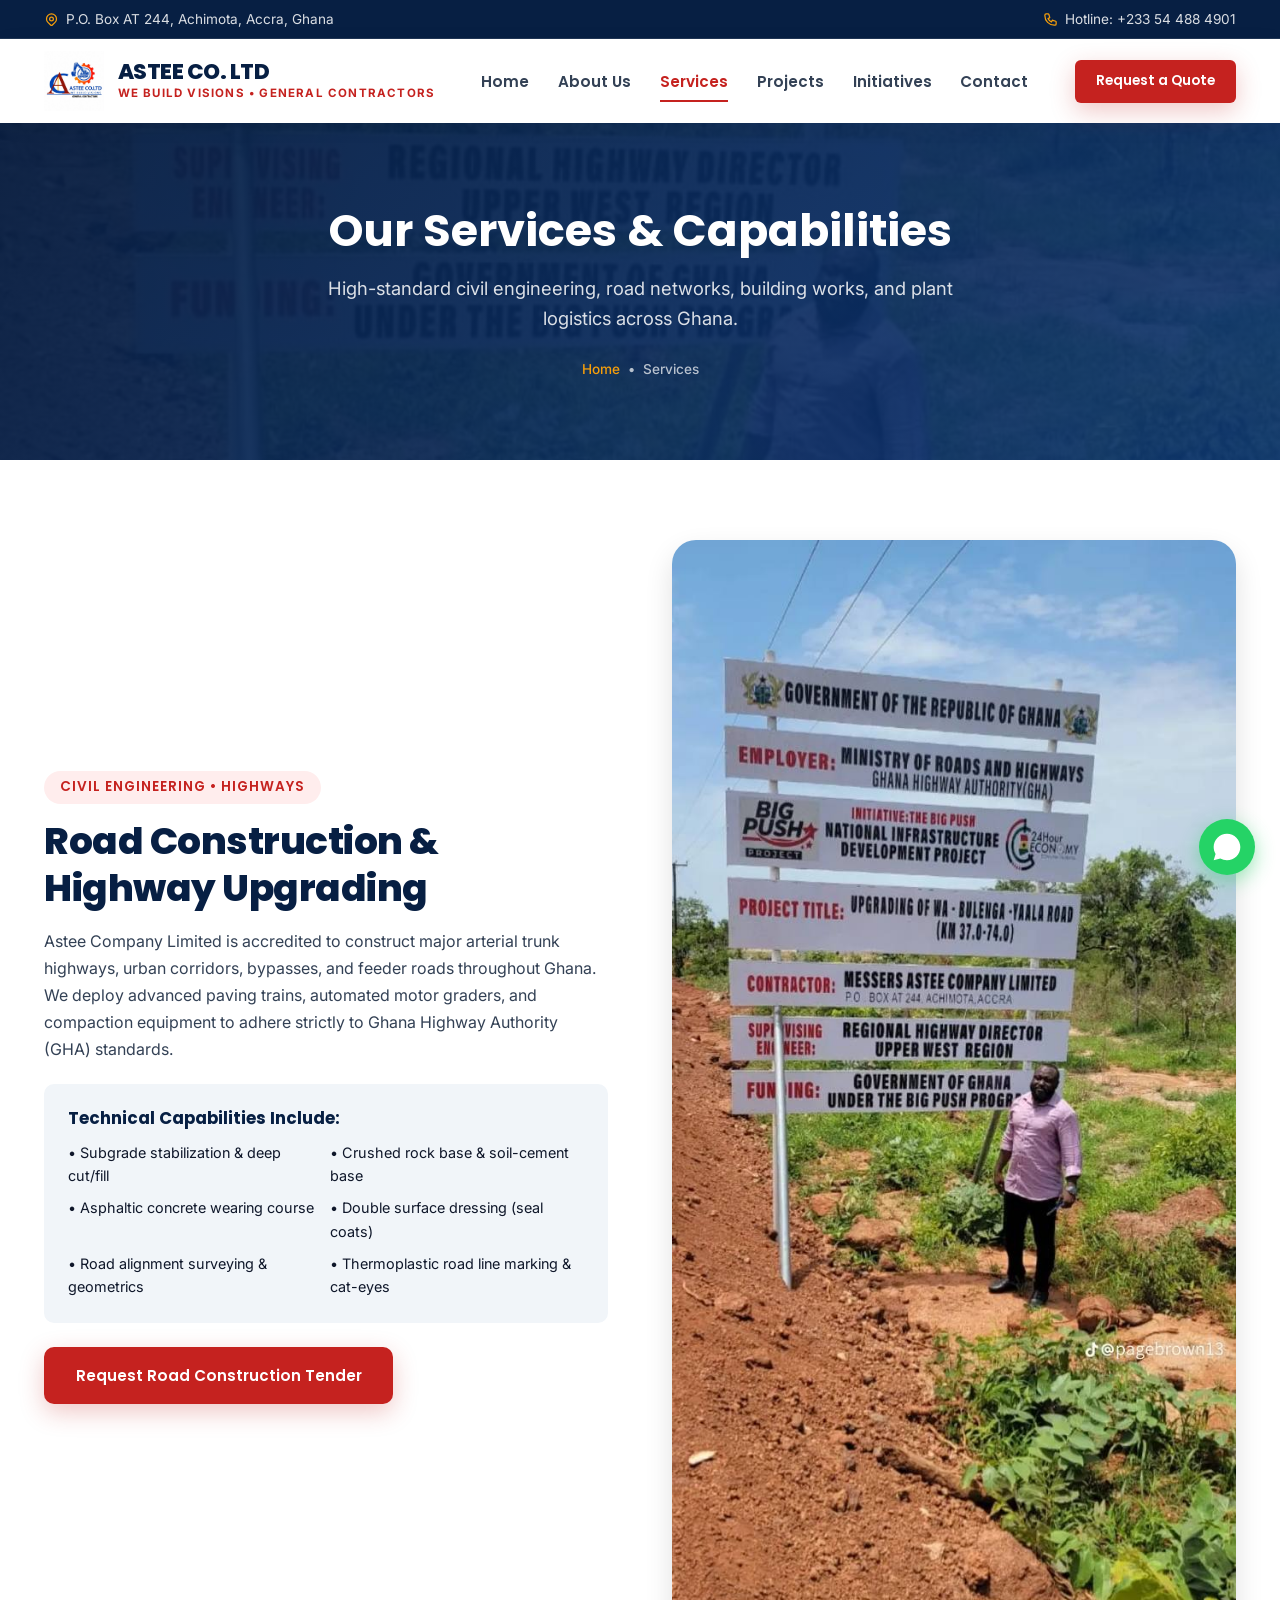
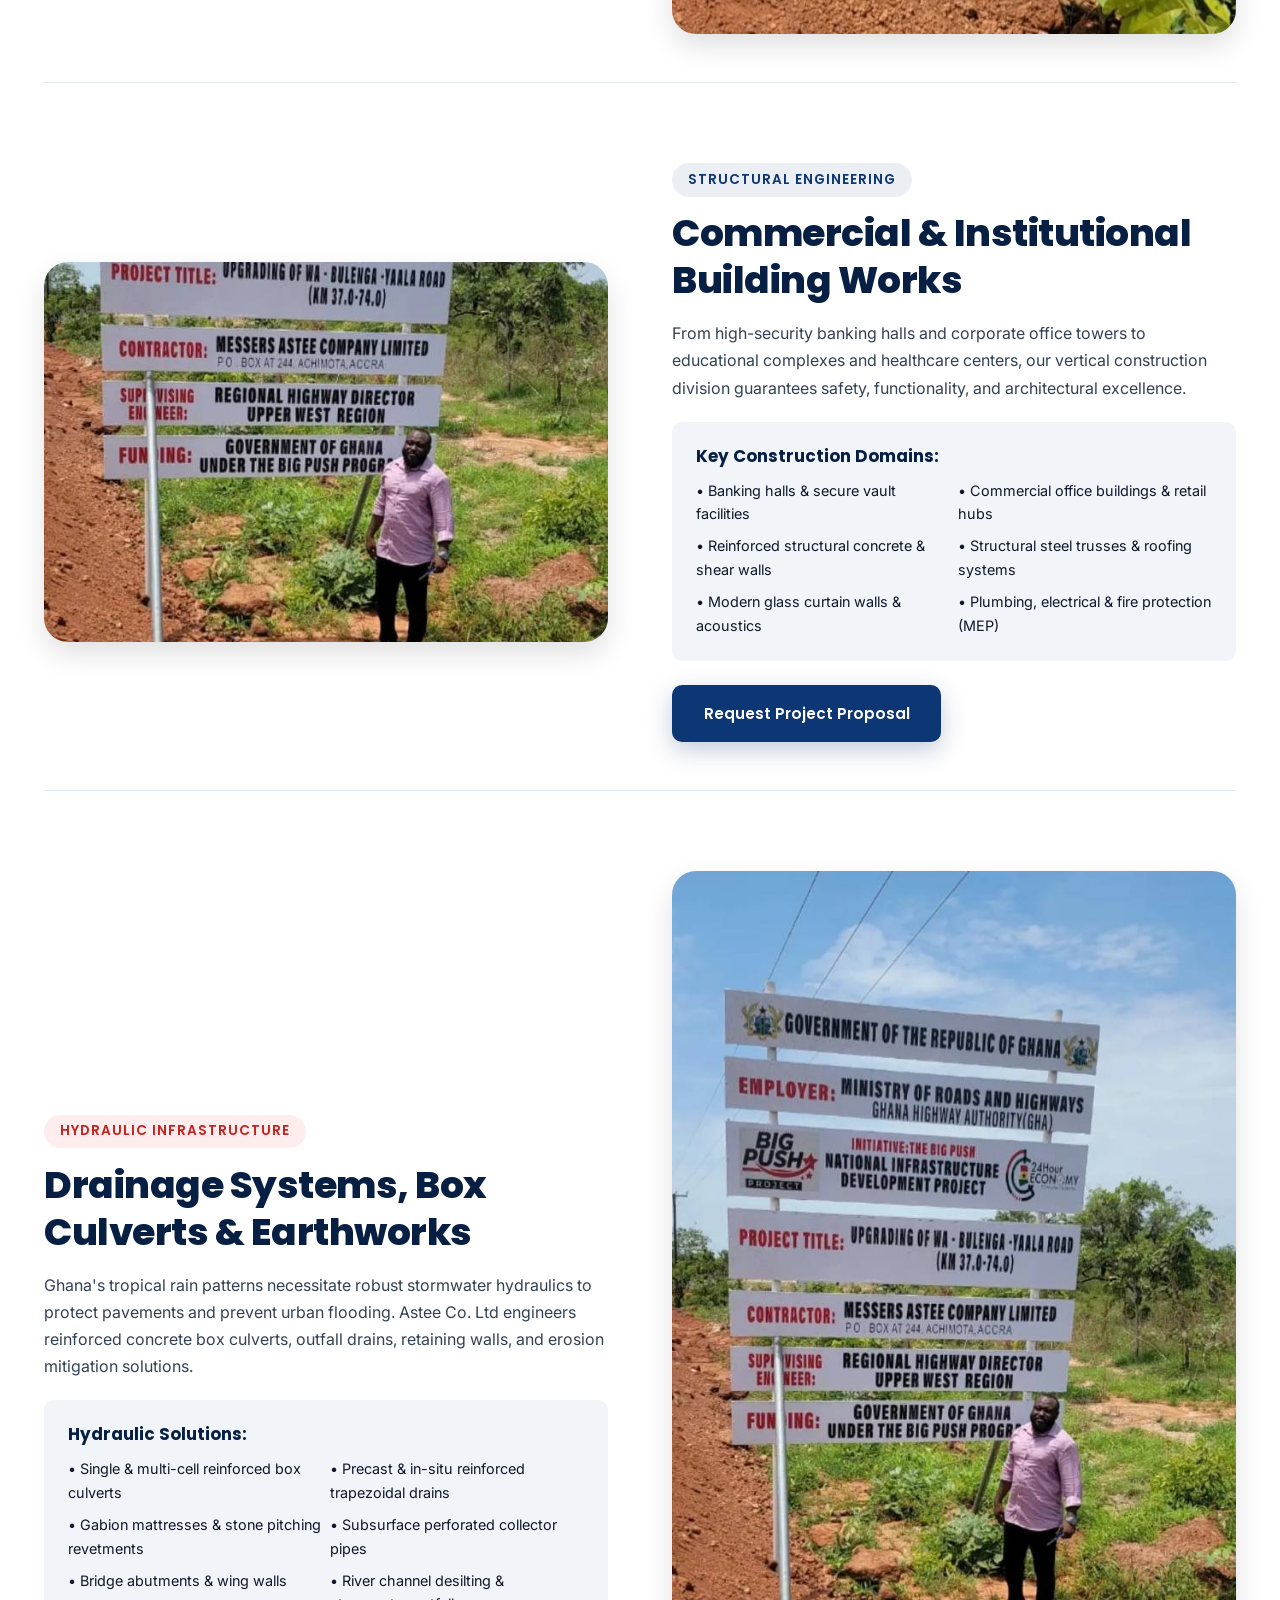
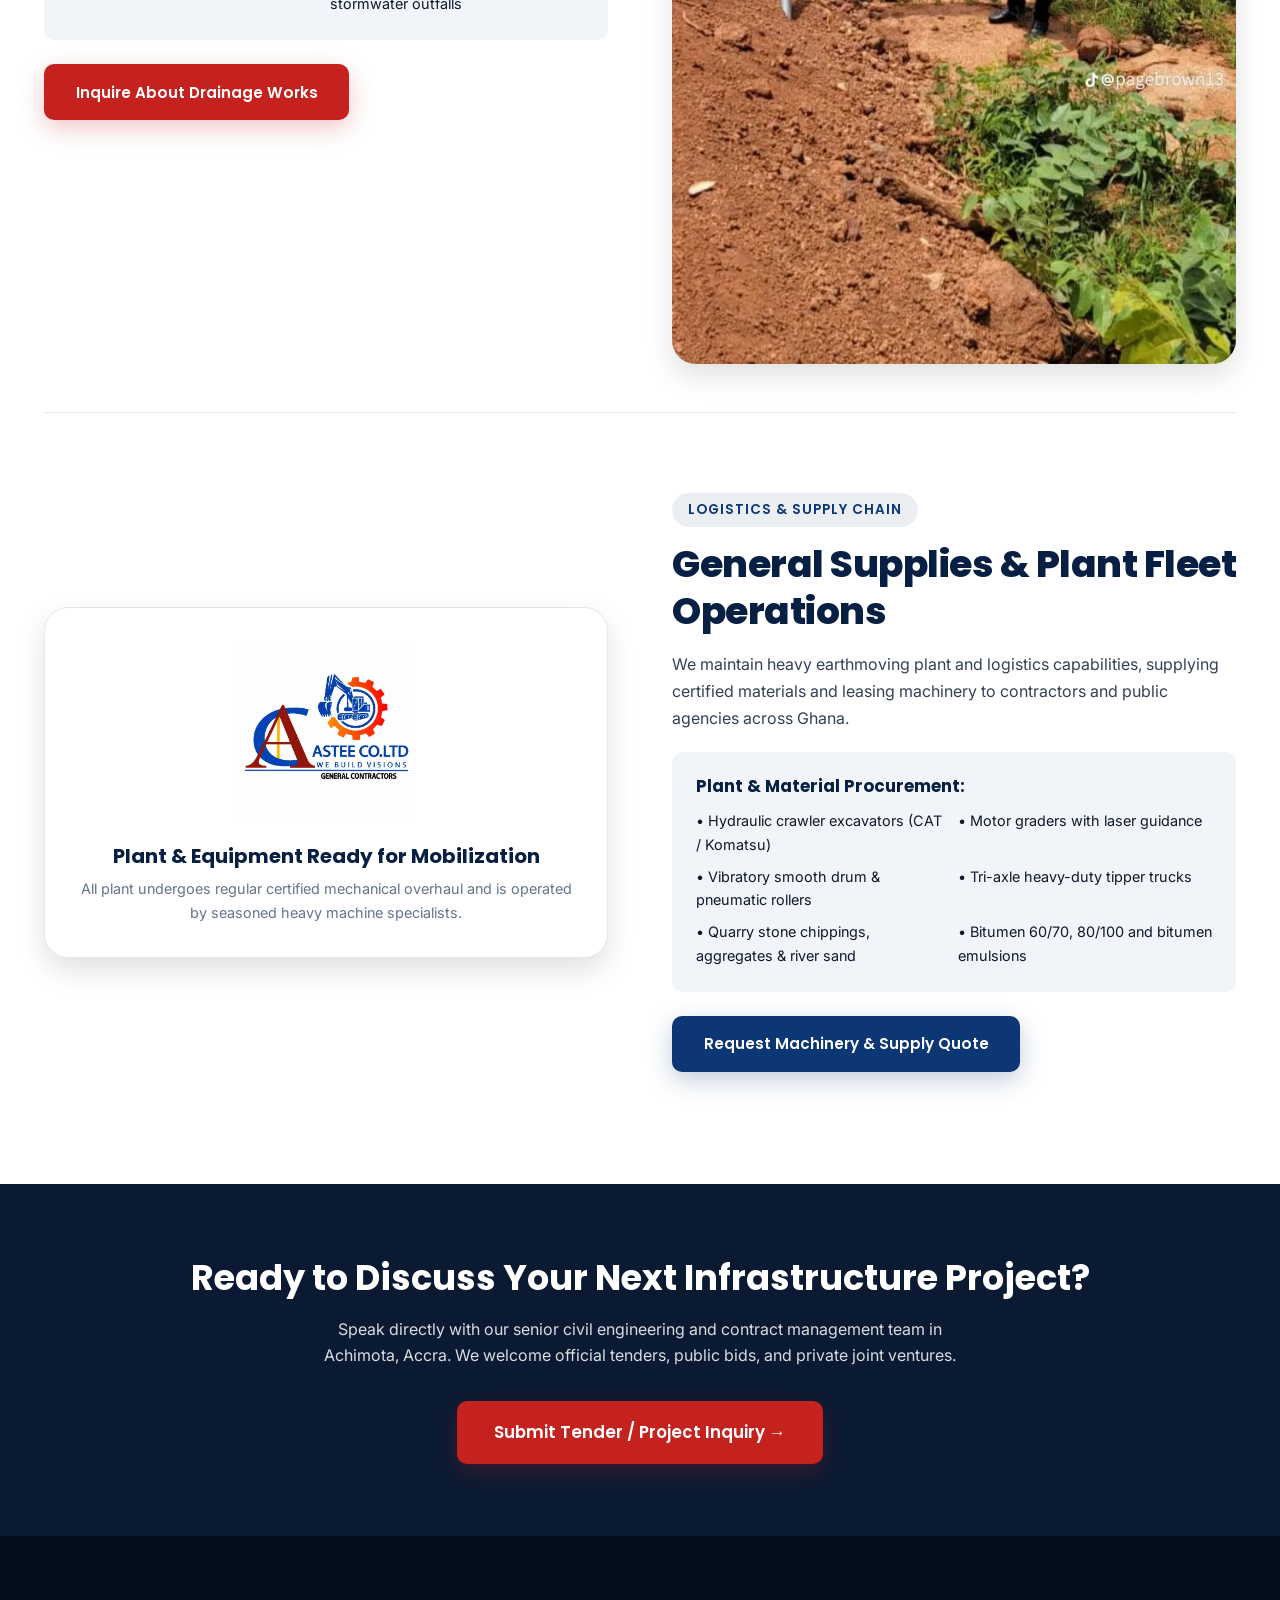
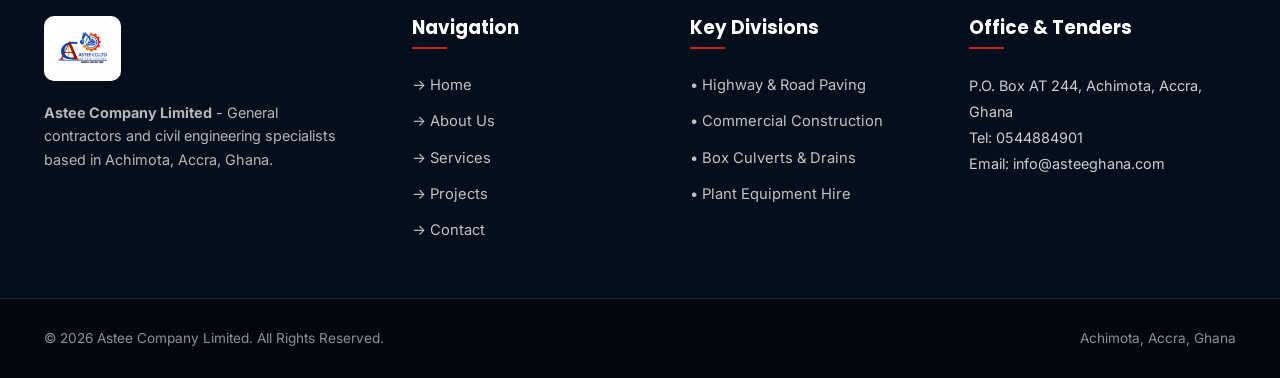
<file: services.html>
﻿<!DOCTYPE html>
<html lang="en">
<head>
  <meta charset="UTF-8">
  <meta name="viewport" content="width=device-width, initial-scale=1.0">
  <title>Engineering &amp; Contracting Services | Astee Company Limited</title>
  <meta name="description" content="Explore our civil engineering, road construction, building, and equipment supply capabilities in Ghana. Astee Company Limited delivers trusted infrastructure.">
  <link rel="icon" type="image/jpeg" href="logo.jpg">
  <link rel="preconnect" href="https://fonts.googleapis.com">
  <link rel="preconnect" href="https://fonts.gstatic.com" crossorigin>
  <link href="https://fonts.googleapis.com/css2?family=Inter:wght@300;400;500;600;700&family=Poppins:wght@400;500;600;700;800&display=swap" rel="stylesheet">
  <link rel="stylesheet" href="css/style.css">
</head>
<body>

  <!-- Top Bar -->
  <div class="top-bar">
    <div class="container top-bar-content">
      <div class="top-bar-left">
        <span class="top-bar-item">
          <svg width="15" height="15" fill="none" stroke="currentColor" viewBox="0 0 24 24"><path stroke-linecap="round" stroke-linejoin="round" stroke-width="2" d="M17.657 16.657L13.414 20.9a1.998 1.998 0 01-2.827 0l-4.244-4.243a8 8 0 1111.314 0z"></path><path stroke-linecap="round" stroke-linejoin="round" stroke-width="2" d="M15 11a3 3 0 11-6 0 3 3 0 016 0z"></path></svg>
          P.O. Box AT 244, Achimota, Accra, Ghana
        </span>
      </div>
      <div class="top-bar-right">
        <a href="tel:+233544884901" class="top-bar-item">
          <svg width="15" height="15" fill="none" stroke="currentColor" viewBox="0 0 24 24"><path stroke-linecap="round" stroke-linejoin="round" stroke-width="2" d="M3 5a2 2 0 012-2h3.28a1 1 0 01.948.684l1.498 4.493a1 1 0 01-.502 1.21l-2.257 1.13a11.042 11.042 0 005.516 5.516l1.13-2.257a1 1 0 011.21-.502l4.493 1.498a1 1 0 01.684.949V19a2 2 0 01-2 2h-1C9.716 21 3 14.284 3 6V5z"></path></svg>
          Hotline: +233 54 488 4901
        </a>
      </div>
    </div>
  </div>

  <!-- Header -->
  <header class="site-header" id="masthead">
    <div class="container header-container">
      <a href="index.html" class="brand-logo">
        <img src="logo.jpg" alt="Astee Company Limited Logo">
        <div class="brand-title-wrap">
          <span class="brand-title">ASTEE CO. LTD</span>
          <span class="brand-tagline">We Build Visions &bull; General Contractors</span>
        </div>
      </a>

      <nav class="nav-menu">
        <a href="index.html" class="nav-link">Home</a>
        <a href="about.html" class="nav-link">About Us</a>
        <a href="services.html" class="nav-link active">Services</a>
        <a href="projects.html" class="nav-link">Projects</a>
        <a href="index.html#initiatives" class="nav-link">Initiatives</a>
        <a href="contact.html" class="nav-link">Contact</a>
      </nav>

      <div class="header-cta">
        <a href="contact.html" class="btn btn-primary btn-sm">Request a Quote</a>
        <button class="mobile-toggle" id="mobileToggle" aria-label="Open Navigation Menu">
          <svg fill="none" stroke="currentColor" viewBox="0 0 24 24"><path stroke-linecap="round" stroke-linejoin="round" stroke-width="2" d="M4 6h16M4 12h16M4 18h16"></path></svg>
        </button>
      </div>
    </div>
  </header>

  <!-- Mobile Drawer -->
  <div class="drawer-overlay" id="drawerOverlay"></div>
  <div class="mobile-drawer" id="mobileDrawer">
    <div class="drawer-header">
      <div class="brand-logo">
        <img src="logo.jpg" alt="Astee Logo" style="height: 48px;">
        <span style="font-weight: 700; color: var(--primary-blue-dark); font-size: 1.1rem;">ASTEE CO. LTD</span>
      </div>
      <button class="drawer-close" id="drawerClose" aria-label="Close menu">&times;</button>
    </div>
    <div class="mobile-nav-links">
      <a href="index.html" class="mobile-nav-link">Home <span>&rarr;</span></a>
      <a href="about.html" class="mobile-nav-link">About Us <span>&rarr;</span></a>
      <a href="services.html" class="mobile-nav-link active">Services <span>&rarr;</span></a>
      <a href="projects.html" class="mobile-nav-link">Projects <span>&rarr;</span></a>
      <a href="index.html#initiatives" class="mobile-nav-link">Initiatives <span>&rarr;</span></a>
      <a href="contact.html" class="mobile-nav-link">Contact <span>&rarr;</span></a>
    </div>
  </div>

  <!-- Page Hero -->
  <section class="page-hero">
    <div class="container">
      <h1>Our Services &amp; Capabilities</h1>
      <p>High-standard civil engineering, road networks, building works, and plant logistics across Ghana.</p>
      <div class="breadcrumbs">
        <a href="index.html">Home</a> &bull; <span>Services</span>
      </div>
    </div>
  </section>

  <!-- Services Detailed Breakdown -->
  <section class="section-padding" style="background: white;">
    <div class="container">
      <!-- Service 1: Road & Highway -->
      <div id="road-construction" style="margin-bottom: 5rem; padding-bottom: 3rem; border-bottom: 1px solid var(--border-light);">
        <div class="about-grid">
          <div>
            <span class="section-tag">Civil Engineering &bull; Highways</span>
            <h2 class="section-title">Road Construction &amp; Highway Upgrading</h2>
            <p style="color: var(--text-medium); line-height: 1.7; margin-bottom: 1.25rem;">
              Astee Company Limited is accredited to construct major arterial trunk highways, urban corridors, bypasses, and feeder roads throughout Ghana. We deploy advanced paving trains, automated motor graders, and compaction equipment to adhere strictly to Ghana Highway Authority (GHA) standards.
            </p>
            <div style="background: var(--bg-slate); padding: 1.5rem; border-radius: var(--radius-md); margin-bottom: 1.5rem;">
              <h4 style="font-size: 1.05rem; color: var(--primary-blue-dark); margin-bottom: 0.75rem;">Technical Capabilities Include:</h4>
              <ul style="display: grid; grid-template-columns: 1fr 1fr; gap: 0.5rem; font-size: 0.9rem; color: var(--text-dark);">
                <li>&bull; Subgrade stabilization &amp; deep cut/fill</li>
                <li>&bull; Crushed rock base &amp; soil-cement base</li>
                <li>&bull; Asphaltic concrete wearing course</li>
                <li>&bull; Double surface dressing (seal coats)</li>
                <li>&bull; Road alignment surveying &amp; geometrics</li>
                <li>&bull; Thermoplastic road line marking &amp; cat-eyes</li>
              </ul>
            </div>
            <a href="contact.html?service=Road+Construction" class="btn btn-primary">Request Road Construction Tender</a>
          </div>
          <div>
            <div style="border-radius: var(--radius-xl); overflow: hidden; box-shadow: var(--shadow-lg);">
              <img src="photo_2026-09-12_21-58-41.jpg" alt="Road Construction Site">
            </div>
          </div>
        </div>
      </div>

      <!-- Service 2: Building Construction -->
      <div id="building-construction" style="margin-bottom: 5rem; padding-bottom: 3rem; border-bottom: 1px solid var(--border-light);">
        <div class="about-grid">
          <div style="order: 2;">
            <span class="section-tag blue-tag">Structural Engineering</span>
            <h2 class="section-title">Commercial &amp; Institutional Building Works</h2>
            <p style="color: var(--text-medium); line-height: 1.7; margin-bottom: 1.25rem;">
              From high-security banking halls and corporate office towers to educational complexes and healthcare centers, our vertical construction division guarantees safety, functionality, and architectural excellence.
            </p>
            <div style="background: var(--bg-slate); padding: 1.5rem; border-radius: var(--radius-md); margin-bottom: 1.5rem;">
              <h4 style="font-size: 1.05rem; color: var(--primary-blue-dark); margin-bottom: 0.75rem;">Key Construction Domains:</h4>
              <ul style="display: grid; grid-template-columns: 1fr 1fr; gap: 0.5rem; font-size: 0.9rem; color: var(--text-dark);">
                <li>&bull; Banking halls &amp; secure vault facilities</li>
                <li>&bull; Commercial office buildings &amp; retail hubs</li>
                <li>&bull; Reinforced structural concrete &amp; shear walls</li>
                <li>&bull; Structural steel trusses &amp; roofing systems</li>
                <li>&bull; Modern glass curtain walls &amp; acoustics</li>
                <li>&bull; Plumbing, electrical &amp; fire protection (MEP)</li>
              </ul>
            </div>
            <a href="contact.html?service=Building+Construction" class="btn btn-blue">Request Project Proposal</a>
          </div>
          <div style="order: 1;">
            <div style="border-radius: var(--radius-xl); overflow: hidden; box-shadow: var(--shadow-lg); background: var(--bg-slate); height: 380px; display: flex; align-items: center; justify-content: center;">
              <img src="photo_2026-09-12_21-58-41.jpg" alt="Building Construction" style="height: 100%; width: 100%; object-fit: cover;">
            </div>
          </div>
        </div>
      </div>

      <!-- Service 3: Civil Drainage & Hydraulic Structures -->
      <div id="civil-engineering" style="margin-bottom: 5rem; padding-bottom: 3rem; border-bottom: 1px solid var(--border-light);">
        <div class="about-grid">
          <div>
            <span class="section-tag">Hydraulic Infrastructure</span>
            <h2 class="section-title">Drainage Systems, Box Culverts &amp; Earthworks</h2>
            <p style="color: var(--text-medium); line-height: 1.7; margin-bottom: 1.25rem;">
              Ghana's tropical rain patterns necessitate robust stormwater hydraulics to protect pavements and prevent urban flooding. Astee Co. Ltd engineers reinforced concrete box culverts, outfall drains, retaining walls, and erosion mitigation solutions.
            </p>
            <div style="background: var(--bg-slate); padding: 1.5rem; border-radius: var(--radius-md); margin-bottom: 1.5rem;">
              <h4 style="font-size: 1.05rem; color: var(--primary-blue-dark); margin-bottom: 0.75rem;">Hydraulic Solutions:</h4>
              <ul style="display: grid; grid-template-columns: 1fr 1fr; gap: 0.5rem; font-size: 0.9rem; color: var(--text-dark);">
                <li>&bull; Single &amp; multi-cell reinforced box culverts</li>
                <li>&bull; Precast &amp; in-situ reinforced trapezoidal drains</li>
                <li>&bull; Gabion mattresses &amp; stone pitching revetments</li>
                <li>&bull; Subsurface perforated collector pipes</li>
                <li>&bull; Bridge abutments &amp; wing walls</li>
                <li>&bull; River channel desilting &amp; stormwater outfalls</li>
              </ul>
            </div>
            <a href="contact.html?service=Civil+Drainage" class="btn btn-primary">Inquire About Drainage Works</a>
          </div>
          <div>
            <div style="border-radius: var(--radius-xl); overflow: hidden; box-shadow: var(--shadow-lg);">
              <img src="photo_2026-09-12_21-58-41.jpg" alt="Culverts and Drainage Construction">
            </div>
          </div>
        </div>
      </div>

      <!-- Service 4: Supply of Goods & Heavy Equipment Logistics -->
      <div id="supplies" style="margin-bottom: 2rem;">
        <div class="about-grid">
          <div style="order: 2;">
            <span class="section-tag blue-tag">Logistics &amp; Supply Chain</span>
            <h2 class="section-title">General Supplies &amp; Plant Fleet Operations</h2>
            <p style="color: var(--text-medium); line-height: 1.7; margin-bottom: 1.25rem;">
              We maintain heavy earthmoving plant and logistics capabilities, supplying certified materials and leasing machinery to contractors and public agencies across Ghana.
            </p>
            <div style="background: var(--bg-slate); padding: 1.5rem; border-radius: var(--radius-md); margin-bottom: 1.5rem;">
              <h4 style="font-size: 1.05rem; color: var(--primary-blue-dark); margin-bottom: 0.75rem;">Plant &amp; Material Procurement:</h4>
              <ul style="display: grid; grid-template-columns: 1fr 1fr; gap: 0.5rem; font-size: 0.9rem; color: var(--text-dark);">
                <li>&bull; Hydraulic crawler excavators (CAT / Komatsu)</li>
                <li>&bull; Motor graders with laser guidance</li>
                <li>&bull; Vibratory smooth drum &amp; pneumatic rollers</li>
                <li>&bull; Tri-axle heavy-duty tipper trucks</li>
                <li>&bull; Quarry stone chippings, aggregates &amp; river sand</li>
                <li>&bull; Bitumen 60/70, 80/100 and bitumen emulsions</li>
              </ul>
            </div>
            <a href="contact.html?service=Equipment+Supplies" class="btn btn-blue">Request Machinery &amp; Supply Quote</a>
          </div>
          <div style="order: 1;">
            <div style="border-radius: var(--radius-xl); overflow: hidden; box-shadow: var(--shadow-lg); background: white; padding: 2rem; border: 1px solid var(--border-light); text-align: center;">
              <img src="logo.jpg" alt="Astee Heavy Equipment Fleet" style="max-height: 180px; margin: 0 auto 1.5rem;">
              <h4 style="color: var(--primary-blue-dark); font-size: 1.25rem;">Plant &amp; Equipment Ready for Mobilization</h4>
              <p style="color: var(--text-light); font-size: 0.9rem; margin-top: 0.5rem;">All plant undergoes regular certified mechanical overhaul and is operated by seasoned heavy machine specialists.</p>
            </div>
          </div>
        </div>
      </div>
    </div>
  </section>

  <!-- Project Consultation & Tender Inquiries Banner -->
  <section style="background: var(--bg-dark); color: white; padding: 4.5rem 0;">
    <div class="container text-center">
      <h2 style="color: white; font-size: 2.2rem; margin-bottom: 1rem;">Ready to Discuss Your Next Infrastructure Project?</h2>
      <p style="color: rgba(255,255,255,0.85); max-width: 650px; margin: 0 auto 2rem;">
        Speak directly with our senior civil engineering and contract management team in Achimota, Accra. We welcome official tenders, public bids, and private joint ventures.
      </p>
      <a href="contact.html" class="btn btn-primary btn-lg">Submit Tender / Project Inquiry &rarr;</a>
    </div>
  </section>

  <!-- Footer -->
  <footer class="site-footer">
    <div class="footer-top">
      <div class="container footer-grid">
        <div class="footer-brand">
          <img src="logo.jpg" alt="Astee Logo">
          <p><strong>Astee Company Limited</strong> - General contractors and civil engineering specialists based in Achimota, Accra, Ghana.</p>
        </div>
        <div class="footer-widget">
          <h4>Navigation</h4>
          <div class="footer-links">
            <a href="index.html">&rarr; Home</a>
            <a href="about.html">&rarr; About Us</a>
            <a href="services.html">&rarr; Services</a>
            <a href="projects.html">&rarr; Projects</a>
            <a href="contact.html">&rarr; Contact</a>
          </div>
        </div>
        <div class="footer-widget">
          <h4>Key Divisions</h4>
          <div class="footer-links">
            <a href="#road-construction">&bull; Highway &amp; Road Paving</a>
            <a href="#building-construction">&bull; Commercial Construction</a>
            <a href="#civil-engineering">&bull; Box Culverts &amp; Drains</a>
            <a href="#supplies">&bull; Plant Equipment Hire</a>
          </div>
        </div>
        <div class="footer-widget">
          <h4>Office &amp; Tenders</h4>
          <div style="font-size: 0.9rem; line-height: 1.8;">
            P.O. Box AT 244, Achimota, Accra, Ghana<br>
            Tel: 0544884901<br>
            Email: info@asteeghana.com
          </div>
        </div>
      </div>
    </div>
    <div class="footer-bottom">
      <div class="container footer-bottom-content">
        <div>&copy; 2026 Astee Company Limited. All Rights Reserved.</div>
        <div>Achimota, Accra, Ghana</div>
      </div>
    </div>
  </footer>

  <a href="https://wa.me/233544884901" class="whatsapp-float" target="_blank" aria-label="Chat on WhatsApp">
    <svg fill="currentColor" viewBox="0 0 24 24"><path d="M12.031 6.172c-3.181 0-5.767 2.586-5.768 5.766-.001 1.298.38 2.27 1.019 3.287l-.582 2.128 2.182-.573c.978.58 1.911.928 3.145.929 3.178 0 5.767-2.587 5.768-5.766.001-3.187-2.575-5.77-5.764-5.771zm3.392 8.244c-.144.405-.837.774-1.17.824-.312.045-.694.074-2.073-.508-1.579-.665-2.613-2.261-2.694-2.37-.079-.108-.646-.86-.646-1.639 0-.779.405-1.163.549-1.321.144-.158.314-.198.42-.198.106 0 .211.001.303.006.098.005.228-.037.357.272.133.319.453 1.107.493 1.189.04.082.066.178.013.285-.053.107-.079.174-.158.267-.08.093-.167.208-.239.279-.08.08-.163.167-.07.327.093.16.413.682.887 1.104.611.544 1.127.712 1.287.792.16.08.254.067.348-.041.093-.108.4-.467.507-.626.107-.159.213-.133.36-.08.147.053.932.44 1.092.52.16.08.267.12.307.186.04.066.04.382-.104.787zM12 2C6.477 2 2 6.477 2 12c0 1.891.524 3.662 1.435 5.176L2 22l4.98-1.307A9.957 9.957 0 0012 22c5.523 0 10-4.477 10-10S17.523 2 12 2z"></path></svg>
  </a>
  <button class="scroll-top" id="scrollTopBtn" aria-label="Scroll to top"><svg width="20" height="20" fill="none" stroke="currentColor" viewBox="0 0 24 24"><path stroke-linecap="round" stroke-linejoin="round" stroke-width="2" d="M5 10l7-7m0 0l7 7m-7-7v18"></path></svg></button>

  <script src="js/main.js"></script>
</body>
</html>
</file>
<file: css/style.css>
/* ==========================================================================
   ASTEE COMPANY LIMITED - OFFICIAL STYLESHEET
   Modern, responsive, high-performance styling inspired by katabagh.com
   ========================================================================== */

@import url('https://fonts.googleapis.com/css2?family=Poppins:ital,wght@0,300;0,400;0,500;0,600;0,700;0,800;1,400&family=Inter:wght@300;400;500;600;700&display=swap');

/* --- CSS Variables / Design Tokens --- */
:root {
  --primary-blue: #0c3674;
  --primary-blue-dark: #071f43;
  --primary-blue-light: #1653af;
  --primary-blue-rgb: 12, 54, 116;
  
  --accent-red: #c5221f;
  --accent-red-hover: #a81916;
  --accent-red-light: #ffeded;
  --accent-red-rgb: 197, 34, 31;
  
  --accent-gold: #f59e0b;
  --accent-gold-dark: #d97706;
  
  --text-dark: #0f172a;
  --text-medium: #334155;
  --text-light: #64748b;
  --text-muted: #94a3b8;
  --text-white: #ffffff;
  
  --bg-white: #ffffff;
  --bg-offwhite: #f8fafc;
  --bg-slate: #f1f5f9;
  --bg-card: #ffffff;
  --bg-dark: #091a32;
  --bg-darker: #050e1b;
  
  --border-light: #e2e8f0;
  --border-medium: #cbd5e1;
  
  --shadow-sm: 0 1px 3px rgba(0,0,0,0.08);
  --shadow-md: 0 4px 14px rgba(0,0,0,0.09);
  --shadow-lg: 0 12px 28px rgba(0,0,0,0.12);
  --shadow-xl: 0 20px 40px rgba(0,0,0,0.16);
  --shadow-primary: 0 8px 24px rgba(12, 54, 116, 0.25);
  --shadow-red: 0 8px 24px rgba(197, 34, 31, 0.25);
  
  --radius-sm: 6px;
  --radius-md: 10px;
  --radius-lg: 16px;
  --radius-xl: 24px;
  --radius-full: 9999px;
  
  --transition-fast: 0.2s ease;
  --transition-normal: 0.3s ease;
  --transition-smooth: all 0.35s cubic-bezier(0.4, 0, 0.2, 1);
  
  --container-max: 1240px;
  --container-narrow: 920px;
}

/* --- Base Resets --- */
*, *::before, *::after {
  box-sizing: border-box;
  margin: 0;
  padding: 0;
}

html {
  scroll-behavior: smooth;
  font-size: 16px;
  -webkit-text-size-adjust: 100%;
}

body {
  font-family: 'Inter', -apple-system, BlinkMacSystemFont, "Segoe UI", Roboto, sans-serif;
  color: var(--text-dark);
  background-color: var(--bg-offwhite);
  line-height: 1.65;
  overflow-x: hidden;
}

h1, h2, h3, h4, h5, h6 {
  font-family: 'Poppins', sans-serif;
  font-weight: 700;
  color: var(--primary-blue-dark);
  line-height: 1.25;
}

a {
  color: inherit;
  text-decoration: none;
  transition: var(--transition-fast);
}

img {
  max-width: 100%;
  height: auto;
  display: block;
}

ul {
  list-style: none;
}

/* --- Utility Classes --- */
.container {
  width: 100%;
  max-width: var(--container-max);
  margin-left: auto;
  margin-right: auto;
  padding-left: 1.5rem;
  padding-right: 1.5rem;
}

.container-narrow {
  max-width: var(--container-narrow);
}

.section-padding {
  padding: 5rem 0;
}

.section-padding-sm {
  padding: 3rem 0;
}

.text-center { text-align: center; }
.text-left { text-align: left; }
.text-right { text-align: right; }

.section-tag {
  display: inline-flex;
  align-items: center;
  gap: 0.5rem;
  padding: 0.35rem 1rem;
  background-color: var(--accent-red-light);
  color: var(--accent-red);
  font-family: 'Poppins', sans-serif;
  font-size: 0.85rem;
  font-weight: 600;
  text-transform: uppercase;
  letter-spacing: 1px;
  border-radius: var(--radius-full);
  margin-bottom: 0.85rem;
}

.section-tag.blue-tag {
  background-color: rgba(12, 54, 116, 0.08);
  color: var(--primary-blue);
}

.section-title {
  font-size: 2.35rem;
  font-weight: 800;
  color: var(--primary-blue-dark);
  margin-bottom: 1rem;
  letter-spacing: -0.5px;
}

.section-subtitle {
  font-size: 1.1rem;
  color: var(--text-light);
  max-width: 680px;
  margin-left: auto;
  margin-right: auto;
}

.section-subtitle.text-left {
  margin-left: 0;
}

/* --- Buttons --- */
.btn {
  display: inline-flex;
  align-items: center;
  justify-content: center;
  gap: 0.6rem;
  font-family: 'Poppins', sans-serif;
  font-weight: 600;
  font-size: 0.95rem;
  padding: 0.85rem 1.85rem;
  border-radius: var(--radius-md);
  border: 2px solid transparent;
  cursor: pointer;
  transition: var(--transition-smooth);
  text-align: center;
}

.btn-primary {
  background-color: var(--accent-red);
  color: var(--text-white);
  box-shadow: var(--shadow-red);
}

.btn-primary:hover {
  background-color: var(--accent-red-hover);
  transform: translateY(-2px);
  box-shadow: 0 10px 25px rgba(197, 34, 31, 0.35);
}

.btn-blue {
  background-color: var(--primary-blue);
  color: var(--text-white);
  box-shadow: var(--shadow-primary);
}

.btn-blue:hover {
  background-color: var(--primary-blue-dark);
  transform: translateY(-2px);
}

.btn-outline-white {
  background-color: transparent;
  color: var(--text-white);
  border-color: rgba(255, 255, 255, 0.6);
}

.btn-outline-white:hover {
  background-color: var(--text-white);
  color: var(--primary-blue-dark);
  border-color: var(--text-white);
  transform: translateY(-2px);
}

.btn-outline-blue {
  background-color: transparent;
  color: var(--primary-blue);
  border-color: var(--primary-blue);
}

.btn-outline-blue:hover {
  background-color: var(--primary-blue);
  color: var(--text-white);
  transform: translateY(-2px);
}

.btn-sm {
  padding: 0.5rem 1.2rem;
  font-size: 0.85rem;
  border-radius: var(--radius-sm);
}

.btn-lg {
  padding: 1rem 2.2rem;
  font-size: 1.05rem;
}

/* ==========================================================================
   TOP BAR & HEADER
   ========================================================================== */
.top-bar {
  background-color: var(--primary-blue-dark);
  color: rgba(255, 255, 255, 0.85);
  font-size: 0.85rem;
  padding: 0.5rem 0;
  border-bottom: 1px solid rgba(255, 255, 255, 0.1);
}

.top-bar-content {
  display: flex;
  justify-content: space-between;
  align-items: center;
  flex-wrap: wrap;
  gap: 0.75rem;
}

.top-bar-left, .top-bar-right {
  display: flex;
  align-items: center;
  gap: 1.5rem;
}

.top-bar-item {
  display: flex;
  align-items: center;
  gap: 0.45rem;
}

.top-bar-item svg {
  color: var(--accent-gold);
}

.top-bar-right a:hover {
  color: var(--text-white);
}

/* --- Main Header / Navigation --- */
.site-header {
  position: sticky;
  top: 0;
  z-index: 1000;
  background-color: var(--bg-white);
  box-shadow: 0 4px 20px rgba(0, 0, 0, 0.06);
  transition: var(--transition-normal);
}

.header-container {
  display: flex;
  align-items: center;
  justify-content: space-between;
  padding-top: 0.75rem;
  padding-bottom: 0.75rem;
}

.brand-logo {
  display: flex;
  align-items: center;
  gap: 0.85rem;
}

.brand-logo img {
  height: 60px;
  width: auto;
  object-fit: contain;
}

.brand-title-wrap {
  display: flex;
  flex-direction: column;
}

.brand-title {
  font-family: 'Poppins', sans-serif;
  font-size: 1.35rem;
  font-weight: 800;
  color: var(--primary-blue-dark);
  line-height: 1.1;
  letter-spacing: -0.5px;
}

.brand-tagline {
  font-size: 0.72rem;
  font-weight: 700;
  color: var(--accent-red);
  letter-spacing: 1.2px;
  text-transform: uppercase;
}

/* Nav Menu */
.nav-menu {
  display: flex;
  align-items: center;
  gap: 1.8rem;
}

.nav-link {
  font-family: 'Poppins', sans-serif;
  font-size: 0.95rem;
  font-weight: 600;
  color: var(--text-medium);
  padding: 0.5rem 0;
  position: relative;
}

.nav-link:hover,
.nav-link.active {
  color: var(--accent-red);
}

.nav-link::after {
  content: '';
  position: absolute;
  bottom: 0;
  left: 0;
  width: 0;
  height: 2px;
  background-color: var(--accent-red);
  transition: width 0.3s ease;
}

.nav-link:hover::after,
.nav-link.active::after {
  width: 100%;
}

.header-cta {
  display: flex;
  align-items: center;
  gap: 1rem;
}

/* Mobile Nav Toggle */
.mobile-toggle {
  display: none;
  background: none;
  border: none;
  cursor: pointer;
  padding: 0.5rem;
  color: var(--primary-blue-dark);
}

.mobile-toggle svg {
  width: 28px;
  height: 28px;
}

/* Mobile Drawer */
.mobile-drawer {
  display: none;
  position: fixed;
  top: 0;
  right: -100%;
  width: 82%;
  max-width: 360px;
  height: 100vh;
  background-color: var(--bg-white);
  z-index: 2000;
  box-shadow: -5px 0 25px rgba(0, 0, 0, 0.2);
  transition: right 0.35s ease-in-out;
  padding: 2rem 1.5rem;
  flex-direction: column;
}

.mobile-drawer.active {
  right: 0;
  display: flex;
}

.drawer-overlay {
  display: none;
  position: fixed;
  top: 0;
  left: 0;
  width: 100vw;
  height: 100vh;
  background: rgba(0, 0, 0, 0.6);
  backdrop-filter: blur(2px);
  z-index: 1999;
}

.drawer-overlay.active {
  display: block;
}

.drawer-header {
  display: flex;
  justify-content: space-between;
  align-items: center;
  margin-bottom: 2rem;
  padding-bottom: 1rem;
  border-bottom: 1px solid var(--border-light);
}

.drawer-close {
  background: none;
  border: none;
  cursor: pointer;
  color: var(--text-dark);
  font-size: 1.5rem;
}

.mobile-nav-links {
  display: flex;
  flex-direction: column;
  gap: 1.25rem;
  margin-bottom: 2rem;
}

.mobile-nav-link {
  font-family: 'Poppins', sans-serif;
  font-size: 1.1rem;
  font-weight: 600;
  color: var(--text-dark);
  padding: 0.4rem 0;
  border-bottom: 1px solid var(--border-light);
  display: flex;
  justify-content: space-between;
  align-items: center;
}

.mobile-nav-link.active,
.mobile-nav-link:hover {
  color: var(--accent-red);
}

/* ==========================================================================
   HERO SECTION
   ========================================================================== */
.hero-section {
  position: relative;
  background: linear-gradient(135deg, rgba(7, 31, 67, 0.94) 0%, rgba(12, 54, 116, 0.88) 100%),
              url('../photo_2026-09-12_21-58-41.jpg') center/cover no-repeat;
  color: var(--text-white);
  padding: 6.5rem 0 5.5rem;
  overflow: hidden;
}

.hero-section::before {
  content: '';
  position: absolute;
  top: 0;
  left: 0;
  right: 0;
  bottom: 0;
  background: radial-gradient(circle at 80% 30%, rgba(245, 158, 11, 0.15) 0%, transparent 60%);
  pointer-events: none;
}

.hero-grid {
  display: grid;
  grid-template-columns: 1.15fr 0.85fr;
  gap: 3.5rem;
  align-items: center;
  position: relative;
  z-index: 2;
}

.hero-content .badge-lead {
  display: inline-flex;
  align-items: center;
  gap: 0.5rem;
  background: rgba(255, 255, 255, 0.12);
  backdrop-filter: blur(8px);
  border: 1px solid rgba(255, 255, 255, 0.25);
  padding: 0.4rem 1.1rem;
  border-radius: var(--radius-full);
  font-size: 0.85rem;
  font-weight: 600;
  color: #fed7aa;
  margin-bottom: 1.5rem;
}

.hero-title {
  font-size: 3.25rem;
  font-weight: 800;
  line-height: 1.15;
  color: var(--text-white);
  margin-bottom: 1.25rem;
  letter-spacing: -1px;
}

.hero-title span.highlight {
  color: #ffb4a2;
  background: linear-gradient(120deg, #ffffff 0%, #ff8a80 100%);
  -webkit-background-clip: text;
  -webkit-text-fill-color: transparent;
}

.hero-desc {
  font-size: 1.15rem;
  color: rgba(255, 255, 255, 0.9);
  margin-bottom: 2.2rem;
  line-height: 1.7;
}

.hero-actions {
  display: flex;
  flex-wrap: wrap;
  gap: 1.2rem;
  margin-bottom: 2.5rem;
}

.hero-badges {
  display: flex;
  flex-wrap: wrap;
  gap: 1.5rem;
  padding-top: 1.5rem;
  border-top: 1px solid rgba(255, 255, 255, 0.15);
}

.hero-badge-item {
  display: flex;
  align-items: center;
  gap: 0.6rem;
  font-size: 0.9rem;
  font-weight: 500;
  color: rgba(255, 255, 255, 0.85);
}

.hero-badge-item svg {
  color: var(--accent-gold);
  flex-shrink: 0;
}

/* Hero Visual / Card */
.hero-card-showcase {
  background: rgba(255, 255, 255, 0.08);
  backdrop-filter: blur(16px);
  border: 1px solid rgba(255, 255, 255, 0.18);
  border-radius: var(--radius-xl);
  padding: 1.75rem;
  box-shadow: 0 25px 50px -12px rgba(0, 0, 0, 0.5);
  position: relative;
}

.hero-card-img-wrap {
  border-radius: var(--radius-lg);
  overflow: hidden;
  position: relative;
  height: 280px;
  box-shadow: 0 8px 24px rgba(0, 0, 0, 0.3);
}

.hero-card-img-wrap img {
  width: 100%;
  height: 100%;
  object-fit: cover;
  transition: transform 0.6s ease;
}

.hero-card-img-wrap:hover img {
  transform: scale(1.05);
}

.hero-card-tag {
  position: absolute;
  top: 1rem;
  left: 1rem;
  background: var(--accent-red);
  color: white;
  padding: 0.35rem 0.85rem;
  border-radius: var(--radius-sm);
  font-size: 0.75rem;
  font-weight: 700;
  text-transform: uppercase;
  letter-spacing: 0.5px;
}

.hero-card-info {
  margin-top: 1.25rem;
}

.hero-card-title {
  color: var(--text-white);
  font-size: 1.2rem;
  margin-bottom: 0.4rem;
}

.hero-card-meta {
  font-size: 0.85rem;
  color: rgba(255, 255, 255, 0.8);
  line-height: 1.5;
}

/* Floating stats pill */
.hero-floating-stat {
  position: absolute;
  bottom: -15px;
  right: -15px;
  background: var(--bg-white);
  color: var(--text-dark);
  padding: 1rem 1.4rem;
  border-radius: var(--radius-lg);
  box-shadow: 0 15px 30px rgba(0, 0, 0, 0.3);
  display: flex;
  align-items: center;
  gap: 0.85rem;
  border-left: 4px solid var(--accent-gold);
}

.stat-icon {
  width: 42px;
  height: 42px;
  border-radius: 50%;
  background: #fef3c7;
  color: var(--accent-gold-dark);
  display: flex;
  align-items: center;
  justify-content: center;
}

.stat-info .stat-num {
  font-size: 1.25rem;
  font-weight: 800;
  color: var(--primary-blue-dark);
  line-height: 1;
}

.stat-info .stat-label {
  font-size: 0.75rem;
  color: var(--text-light);
  font-weight: 500;
}

/* ==========================================================================
   METRIC COUNTERS STRIP
   ========================================================================== */
.stats-strip {
  background-color: var(--bg-white);
  border-bottom: 1px solid var(--border-light);
  padding: 2.5rem 0;
  position: relative;
  z-index: 10;
  box-shadow: 0 4px 15px rgba(0, 0, 0, 0.03);
}

.stats-grid {
  display: grid;
  grid-template-columns: repeat(4, 1fr);
  gap: 2rem;
}

.stat-box {
  display: flex;
  flex-direction: column;
  padding: 0 1rem;
  border-left: 3px solid var(--primary-blue);
}

.stat-box:nth-child(2) { border-color: var(--accent-red); }
.stat-box:nth-child(3) { border-color: var(--accent-gold); }
.stat-box:nth-child(4) { border-color: #10b981; }

.stat-box .count {
  font-size: 2.4rem;
  font-weight: 800;
  color: var(--primary-blue-dark);
  line-height: 1;
  margin-bottom: 0.35rem;
  font-family: 'Poppins', sans-serif;
}

.stat-box .label {
  font-size: 0.95rem;
  font-weight: 600;
  color: var(--text-dark);
  margin-bottom: 0.2rem;
}

.stat-box .subtext {
  font-size: 0.8rem;
  color: var(--text-light);
}

/* ==========================================================================
   ABOUT TEASER SECTION
   ========================================================================== */
.about-teaser {
  background-color: var(--bg-white);
}

.about-grid {
  display: grid;
  grid-template-columns: 1fr 1fr;
  gap: 4rem;
  align-items: center;
}

.about-images-composition {
  position: relative;
}

.about-main-img {
  border-radius: var(--radius-lg);
  overflow: hidden;
  box-shadow: var(--shadow-lg);
}

.about-main-img img {
  width: 100%;
  height: 480px;
  object-fit: cover;
}

.about-badge-card {
  position: absolute;
  bottom: -25px;
  right: -20px;
  background: var(--primary-blue-dark);
  color: var(--text-white);
  padding: 1.5rem 1.75rem;
  border-radius: var(--radius-lg);
  box-shadow: var(--shadow-xl);
  max-width: 260px;
  border-bottom: 4px solid var(--accent-red);
}

.about-badge-card h4 {
  color: var(--text-white);
  font-size: 1.35rem;
  margin-bottom: 0.35rem;
}

.about-badge-card p {
  font-size: 0.85rem;
  color: rgba(255, 255, 255, 0.8);
  line-height: 1.4;
}

.about-pillars {
  display: grid;
  grid-template-columns: 1fr 1fr;
  gap: 1.25rem;
  margin: 2rem 0;
}

.pillar-item {
  display: flex;
  align-items: flex-start;
  gap: 0.85rem;
  background: var(--bg-offwhite);
  padding: 1rem;
  border-radius: var(--radius-md);
  border: 1px solid var(--border-light);
}

.pillar-icon {
  width: 36px;
  height: 36px;
  border-radius: var(--radius-sm);
  background: var(--accent-red-light);
  color: var(--accent-red);
  display: flex;
  align-items: center;
  justify-content: center;
  flex-shrink: 0;
}

.pillar-text h5 {
  font-size: 0.95rem;
  margin-bottom: 0.2rem;
  color: var(--primary-blue-dark);
}

.pillar-text p {
  font-size: 0.8rem;
  color: var(--text-light);
  line-height: 1.35;
}

/* ==========================================================================
   SERVICES SECTION (INTERACTIVE ACCORDION & CARDS)
   ========================================================================== */
.services-section {
  background-color: var(--bg-offwhite);
}

.services-layout {
  display: grid;
  grid-template-columns: 1fr 1.2fr;
  gap: 3.5rem;
  align-items: flex-start;
  margin-top: 3rem;
}

.services-intro-card {
  background: var(--bg-white);
  padding: 2.5rem;
  border-radius: var(--radius-xl);
  box-shadow: var(--shadow-md);
  border-top: 5px solid var(--accent-red);
  position: sticky;
  top: 100px;
}

.services-intro-card h3 {
  font-size: 1.6rem;
  margin-bottom: 1rem;
  color: var(--primary-blue-dark);
}

.services-intro-card p {
  color: var(--text-light);
  margin-bottom: 1.5rem;
  font-size: 0.95rem;
}

.services-cta-box {
  background: var(--bg-slate);
  padding: 1.25rem;
  border-radius: var(--radius-md);
  margin-top: 1.75rem;
  display: flex;
  align-items: center;
  gap: 1rem;
}

.services-cta-box svg {
  color: var(--accent-red);
  flex-shrink: 0;
}

/* Accordion Component */
.accordion-list {
  display: flex;
  flex-direction: column;
  gap: 1.25rem;
}

.accordion-item {
  background: var(--bg-white);
  border-radius: var(--radius-lg);
  border: 1px solid var(--border-light);
  overflow: hidden;
  box-shadow: var(--shadow-sm);
  transition: var(--transition-normal);
}

.accordion-item.active {
  border-color: var(--primary-blue-light);
  box-shadow: var(--shadow-md);
}

.accordion-header {
  padding: 1.5rem 1.75rem;
  display: flex;
  justify-content: space-between;
  align-items: center;
  cursor: pointer;
  background: var(--bg-white);
  transition: var(--transition-fast);
}

.accordion-header:hover {
  background-color: #fafbfd;
}

.accordion-title-wrap {
  display: flex;
  align-items: center;
  gap: 1.2rem;
}

.accordion-icon {
  width: 46px;
  height: 46px;
  border-radius: var(--radius-md);
  background: rgba(12, 54, 116, 0.08);
  color: var(--primary-blue);
  display: flex;
  align-items: center;
  justify-content: center;
  flex-shrink: 0;
  transition: var(--transition-fast);
}

.accordion-item.active .accordion-icon {
  background: var(--accent-red);
  color: var(--text-white);
}

.accordion-title-wrap h4 {
  font-size: 1.15rem;
  color: var(--primary-blue-dark);
  font-weight: 600;
}

.accordion-toggle {
  width: 32px;
  height: 32px;
  border-radius: 50%;
  background: var(--bg-slate);
  display: flex;
  align-items: center;
  justify-content: center;
  color: var(--text-medium);
  transition: transform 0.3s ease;
  flex-shrink: 0;
}

.accordion-item.active .accordion-toggle {
  transform: rotate(180deg);
  background: var(--accent-red-light);
  color: var(--accent-red);
}

.accordion-content {
  max-height: 0;
  overflow: hidden;
  transition: max-height 0.35s ease-out, padding 0.35s ease;
  padding: 0 1.75rem;
  background-color: #fbfcfe;
  border-top: 1px solid transparent;
}

.accordion-item.active .accordion-content {
  padding: 1.5rem 1.75rem 2rem;
  border-top: 1px solid var(--border-light);
}

.accordion-content p {
  color: var(--text-medium);
  font-size: 0.95rem;
  margin-bottom: 1rem;
}

.accordion-bullets {
  display: grid;
  grid-template-columns: 1fr 1fr;
  gap: 0.5rem;
  margin-top: 0.75rem;
}

.accordion-bullet {
  display: flex;
  align-items: center;
  gap: 0.45rem;
  font-size: 0.85rem;
  color: var(--text-dark);
  font-weight: 500;
}

.accordion-bullet svg {
  color: #10b981;
  flex-shrink: 0;
}

/* ==========================================================================
   FLAGSHIP PROJECT SHOWCASE BANNER (WA-BULENGA-YAALA ROAD)
   ========================================================================== */
.flagship-section {
  background: linear-gradient(135deg, var(--bg-dark) 0%, var(--bg-darker) 100%);
  color: var(--text-white);
  padding: 6rem 0;
  position: relative;
  overflow: hidden;
}

.flagship-section::after {
  content: '';
  position: absolute;
  top: -50px;
  right: -50px;
  width: 300px;
  height: 300px;
  background: radial-gradient(circle, rgba(197, 34, 31, 0.2) 0%, transparent 70%);
  pointer-events: none;
}

.flagship-grid {
  display: grid;
  grid-template-columns: 1.1fr 0.9fr;
  gap: 4rem;
  align-items: center;
}

.flagship-info .subhead {
  color: var(--accent-gold);
  font-size: 0.85rem;
  font-weight: 700;
  letter-spacing: 1.5px;
  text-transform: uppercase;
  margin-bottom: 0.8rem;
  display: block;
}

.flagship-info h2 {
  color: var(--text-white);
  font-size: 2.5rem;
  margin-bottom: 1.25rem;
  line-height: 1.2;
}

.flagship-info p {
  color: rgba(255, 255, 255, 0.85);
  font-size: 1.05rem;
  margin-bottom: 2rem;
  line-height: 1.7;
}

.flagship-spec-grid {
  display: grid;
  grid-template-columns: 1fr 1fr;
  gap: 1.25rem;
  margin-bottom: 2.25rem;
}

.spec-card {
  background: rgba(255, 255, 255, 0.06);
  border: 1px solid rgba(255, 255, 255, 0.12);
  border-radius: var(--radius-md);
  padding: 1.2rem;
}

.spec-label {
  font-size: 0.75rem;
  color: rgba(255, 255, 255, 0.6);
  text-transform: uppercase;
  letter-spacing: 0.8px;
  margin-bottom: 0.35rem;
}

.spec-val {
  font-size: 1.05rem;
  font-weight: 700;
  color: var(--text-white);
}

.flagship-image-card {
  position: relative;
  border-radius: var(--radius-xl);
  overflow: hidden;
  box-shadow: 0 25px 60px rgba(0,0,0,0.6);
  border: 1px solid rgba(255, 255, 255, 0.15);
}

.flagship-image-card img {
  width: 100%;
  height: 520px;
  object-fit: cover;
}

.flagship-image-caption {
  position: absolute;
  bottom: 0;
  left: 0;
  right: 0;
  background: linear-gradient(to top, rgba(0,0,0,0.92) 0%, rgba(0,0,0,0.4) 70%, transparent 100%);
  padding: 2.5rem 2rem 1.5rem;
  color: var(--text-white);
}

.flagship-image-caption h4 {
  color: var(--text-white);
  font-size: 1.2rem;
  margin-bottom: 0.3rem;
}

.flagship-image-caption p {
  font-size: 0.85rem;
  color: rgba(255, 255, 255, 0.8);
}

/* ==========================================================================
   FEATURED PROJECTS SECTION
   ========================================================================== */
.projects-section {
  background-color: var(--bg-white);
}

.filter-tabs {
  display: flex;
  justify-content: center;
  flex-wrap: wrap;
  gap: 0.75rem;
  margin: 2.5rem 0;
}

.filter-tab {
  background: var(--bg-slate);
  color: var(--text-medium);
  border: 1px solid var(--border-light);
  padding: 0.6rem 1.35rem;
  border-radius: var(--radius-full);
  font-family: 'Poppins', sans-serif;
  font-size: 0.9rem;
  font-weight: 600;
  cursor: pointer;
  transition: var(--transition-fast);
}

.filter-tab:hover,
.filter-tab.active {
  background: var(--primary-blue);
  color: var(--text-white);
  border-color: var(--primary-blue);
}

.projects-grid {
  display: grid;
  grid-template-columns: repeat(3, 1fr);
  gap: 2rem;
}

.project-card {
  background: var(--bg-white);
  border-radius: var(--radius-lg);
  overflow: hidden;
  box-shadow: var(--shadow-sm);
  border: 1px solid var(--border-light);
  transition: var(--transition-smooth);
  display: flex;
  flex-direction: column;
}

.project-card:hover {
  transform: translateY(-6px);
  box-shadow: var(--shadow-xl);
}

.project-thumb {
  position: relative;
  height: 220px;
  overflow: hidden;
  background-color: var(--bg-slate);
}

.project-thumb img {
  width: 100%;
  height: 100%;
  object-fit: cover;
  transition: transform 0.5s ease;
}

.project-card:hover .project-thumb img {
  transform: scale(1.08);
}

.project-category-tag {
  position: absolute;
  top: 1rem;
  left: 1rem;
  background: rgba(12, 54, 116, 0.9);
  backdrop-filter: blur(4px);
  color: white;
  padding: 0.3rem 0.85rem;
  border-radius: var(--radius-full);
  font-size: 0.75rem;
  font-weight: 600;
}

.project-body {
  padding: 1.5rem;
  display: flex;
  flex-direction: column;
  flex-grow: 1;
}

.project-location {
  display: flex;
  align-items: center;
  gap: 0.35rem;
  font-size: 0.8rem;
  color: var(--accent-red);
  font-weight: 600;
  margin-bottom: 0.4rem;
}

.project-title {
  font-size: 1.15rem;
  font-weight: 700;
  color: var(--primary-blue-dark);
  margin-bottom: 0.75rem;
  line-height: 1.35;
}

.project-desc {
  font-size: 0.88rem;
  color: var(--text-light);
  margin-bottom: 1.25rem;
  line-height: 1.5;
  flex-grow: 1;
}

.project-footer {
  padding-top: 1rem;
  border-top: 1px solid var(--border-light);
  display: flex;
  align-items: center;
  justify-content: space-between;
  font-size: 0.85rem;
}

.project-client-name {
  font-weight: 600;
  color: var(--text-dark);
}

.project-link-btn {
  color: var(--primary-blue);
  font-weight: 600;
  display: flex;
  align-items: center;
  gap: 0.25rem;
  cursor: pointer;
}

.project-link-btn:hover {
  color: var(--accent-red);
}

/* ==========================================================================
   GOVERNMENT PARTNERS & INITIATIVES
   ========================================================================== */
.partners-section {
  background-color: var(--bg-slate);
  border-top: 1px solid var(--border-light);
  border-bottom: 1px solid var(--border-light);
}

.partners-grid {
  display: grid;
  grid-template-columns: repeat(auto-fit, minmax(220px, 1fr));
  gap: 1.5rem;
  margin-top: 2.5rem;
}

.partner-card {
  background: var(--bg-white);
  border-radius: var(--radius-lg);
  padding: 1.75rem 1.25rem;
  text-align: center;
  display: flex;
  flex-direction: column;
  align-items: center;
  justify-content: center;
  box-shadow: var(--shadow-sm);
  border: 1px solid var(--border-light);
  transition: var(--transition-normal);
}

.partner-card:hover {
  box-shadow: var(--shadow-md);
  transform: translateY(-4px);
  border-color: var(--primary-blue);
}

.partner-logo-box {
  height: 90px;
  width: 100%;
  display: flex;
  align-items: center;
  justify-content: center;
  margin-bottom: 1rem;
}

.partner-logo-box img {
  max-height: 80px;
  max-width: 180px;
  width: auto;
  height: auto;
  object-fit: contain;
}

.partner-card h5 {
  font-size: 1rem;
  font-weight: 700;
  color: var(--primary-blue-dark);
  margin-bottom: 0.35rem;
  line-height: 1.3;
}

.partner-card span {
  font-size: 0.8rem;
  color: var(--text-light);
  line-height: 1.35;
}



/* ==========================================================================
   CONTACT FORMS
   ========================================================================== */
.form-group {
  margin-bottom: 1.5rem;
}

.form-group label {
  display: block;
  font-family: 'Poppins', sans-serif;
  font-size: 0.9rem;
  font-weight: 600;
  color: var(--primary-blue-dark);
  margin-bottom: 0.5rem;
}

.form-control {
  width: 100%;
  padding: 0.85rem 1.1rem;
  font-family: 'Inter', sans-serif;
  font-size: 0.95rem;
  border: 1px solid var(--border-medium);
  border-radius: var(--radius-md);
  background-color: var(--bg-white);
  color: var(--text-dark);
  transition: var(--transition-fast);
}

.form-control:focus {
  outline: none;
  border-color: var(--primary-blue);
  box-shadow: 0 0 0 3px rgba(12, 54, 116, 0.15);
}

/* ==========================================================================
   CALL TO ACTION BANNER
   ========================================================================== */
.cta-banner {
  background: linear-gradient(135deg, var(--accent-red) 0%, #9e1411 100%);
  color: var(--text-white);
  padding: 4.5rem 0;
  text-align: center;
  position: relative;
  overflow: hidden;
}

.cta-banner h2 {
  color: var(--text-white);
  font-size: 2.6rem;
  margin-bottom: 1rem;
}

.cta-banner p {
  font-size: 1.15rem;
  color: rgba(255, 255, 255, 0.9);
  max-width: 650px;
  margin: 0 auto 2.2rem;
}

.cta-actions {
  display: flex;
  justify-content: center;
  flex-wrap: wrap;
  gap: 1rem;
}

/* ==========================================================================
   FOOTER
   ========================================================================== */
.site-footer {
  background-color: var(--bg-darker);
  color: rgba(255, 255, 255, 0.8);
  font-size: 0.92rem;
}

.footer-top {
  padding: 5rem 0 3.5rem;
  border-bottom: 1px solid rgba(255, 255, 255, 0.1);
}

.footer-grid {
  display: grid;
  grid-template-columns: 1.4fr 1fr 1fr 1.2fr;
  gap: 3.5rem;
}

.footer-brand img {
  height: 65px;
  width: auto;
  margin-bottom: 1.25rem;
  background: white;
  padding: 6px 12px;
  border-radius: var(--radius-md);
}

.footer-brand p {
  font-size: 0.9rem;
  color: rgba(255, 255, 255, 0.7);
  line-height: 1.6;
  margin-bottom: 1.5rem;
}

.footer-widget h4 {
  color: var(--text-white);
  font-size: 1.15rem;
  margin-bottom: 1.5rem;
  position: relative;
  padding-bottom: 0.6rem;
}

.footer-widget h4::after {
  content: '';
  position: absolute;
  bottom: 0;
  left: 0;
  width: 35px;
  height: 2px;
  background-color: var(--accent-red);
}

.footer-links {
  display: flex;
  flex-direction: column;
  gap: 0.75rem;
}

.footer-links a {
  color: rgba(255, 255, 255, 0.75);
  transition: var(--transition-fast);
  display: inline-flex;
  align-items: center;
  gap: 0.4rem;
}

.footer-links a:hover {
  color: var(--text-white);
  transform: translateX(4px);
}

.footer-contact-item {
  display: flex;
  align-items: flex-start;
  gap: 0.85rem;
  margin-bottom: 1rem;
}

.footer-contact-item svg {
  color: var(--accent-red);
  margin-top: 0.2rem;
  flex-shrink: 0;
}

.footer-social-links {
  display: flex;
  gap: 0.75rem;
  margin-top: 1.25rem;
}

.social-btn {
  width: 38px;
  height: 38px;
  border-radius: 50%;
  background: rgba(255, 255, 255, 0.08);
  color: var(--text-white);
  display: flex;
  align-items: center;
  justify-content: center;
  transition: var(--transition-fast);
}

.social-btn:hover {
  background: var(--accent-red);
  transform: translateY(-3px);
}

.footer-bottom {
  padding: 1.75rem 0;
  background-color: #030810;
  font-size: 0.85rem;
  color: rgba(255, 255, 255, 0.55);
}

.footer-bottom-content {
  display: flex;
  justify-content: space-between;
  align-items: center;
  flex-wrap: wrap;
  gap: 1rem;
}

/* ==========================================================================
   FLOATING BUTTONS & UTILITIES
   ========================================================================== */
.whatsapp-float {
  position: fixed;
  bottom: 25px;
  right: 25px;
  width: 56px;
  height: 56px;
  background-color: #25d366;
  color: white;
  border-radius: 50%;
  display: flex;
  align-items: center;
  justify-content: center;
  box-shadow: 0 6px 20px rgba(37, 211, 102, 0.45);
  z-index: 1500;
  transition: var(--transition-smooth);
}

.whatsapp-float:hover {
  transform: scale(1.1) rotate(5deg);
  box-shadow: 0 10px 25px rgba(37, 211, 102, 0.6);
}

.whatsapp-float svg {
  width: 32px;
  height: 32px;
}

.scroll-top {
  position: fixed;
  bottom: 90px;
  right: 25px;
  width: 44px;
  height: 44px;
  background-color: var(--primary-blue);
  color: white;
  border-radius: 50%;
  display: flex;
  align-items: center;
  justify-content: center;
  border: none;
  cursor: pointer;
  box-shadow: 0 4px 15px rgba(0,0,0,0.2);
  z-index: 1400;
  opacity: 0;
  visibility: hidden;
  transition: var(--transition-smooth);
}

.scroll-top.visible {
  opacity: 1;
  visibility: visible;
}

.scroll-top:hover {
  background-color: var(--accent-red);
  transform: translateY(-3px);
}

/* Modal for Project details */
.modal-overlay {
  position: fixed;
  top: 0;
  left: 0;
  width: 100vw;
  height: 100vh;
  background: rgba(0, 0, 0, 0.75);
  backdrop-filter: blur(4px);
  z-index: 3000;
  display: none;
  align-items: center;
  justify-content: center;
  padding: 1.5rem;
}

.modal-overlay.active {
  display: flex;
}

.modal-container {
  background: var(--bg-white);
  border-radius: var(--radius-xl);
  max-width: 750px;
  width: 100%;
  max-height: 90vh;
  overflow-y: auto;
  position: relative;
  box-shadow: var(--shadow-xl);
  animation: modalFadeIn 0.3s ease;
}

@keyframes modalFadeIn {
  from { opacity: 0; transform: scale(0.95); }
  to { opacity: 1; transform: scale(1); }
}

.modal-close-btn {
  position: absolute;
  top: 1rem;
  right: 1rem;
  width: 36px;
  height: 36px;
  border-radius: 50%;
  background: rgba(0, 0, 0, 0.5);
  color: white;
  border: none;
  cursor: pointer;
  display: flex;
  align-items: center;
  justify-content: center;
  z-index: 10;
  transition: var(--transition-fast);
}

.modal-close-btn:hover {
  background: var(--accent-red);
}

.modal-img-wrap {
  height: 320px;
  width: 100%;
  background: var(--bg-slate);
}

.modal-img-wrap img {
  width: 100%;
  height: 100%;
  object-fit: cover;
}

.modal-body {
  padding: 2rem;
}

/* ==========================================================================
   PAGE HERO (FOR INNER PAGES: ABOUT, SERVICES, PROJECTS, CONTACT)
   ========================================================================== */
.page-hero {
  background: linear-gradient(135deg, rgba(7, 31, 67, 0.95) 0%, rgba(12, 54, 116, 0.9) 100%),
              url('../photo_2026-09-12_21-58-41.jpg') center/cover no-repeat;
  color: var(--text-white);
  padding: 5rem 0;
  text-align: center;
}

.page-hero h1 {
  color: var(--text-white);
  font-size: 2.8rem;
  margin-bottom: 0.85rem;
}

.page-hero p {
  font-size: 1.15rem;
  color: rgba(255, 255, 255, 0.85);
  max-width: 650px;
  margin: 0 auto 1.5rem;
}

.breadcrumbs {
  display: flex;
  justify-content: center;
  align-items: center;
  gap: 0.5rem;
  font-size: 0.85rem;
  font-weight: 500;
  color: rgba(255, 255, 255, 0.7);
}

.breadcrumbs a {
  color: var(--accent-gold);
}

.breadcrumbs a:hover {
  text-decoration: underline;
}

/* ==========================================================================
   RESPONSIVE BREAKPOINTS
   ========================================================================== */
@media (max-width: 1024px) {
  .hero-grid {
    grid-template-columns: 1fr;
    gap: 3rem;
  }
  
  .hero-title {
    font-size: 2.75rem;
  }
  
  .about-grid {
    grid-template-columns: 1fr;
    gap: 3rem;
  }
  
  .services-layout {
    grid-template-columns: 1fr;
  }
  
  .services-intro-card {
    position: static;
  }
  
  .flagship-grid {
    grid-template-columns: 1fr;
  }
  
  .stats-grid {
    grid-template-columns: repeat(2, 1fr);
    row-gap: 2rem;
  }
  
  .projects-grid {
    grid-template-columns: repeat(2, 1fr);
  }
  
  .partners-grid {
    grid-template-columns: repeat(2, 1fr);
  }
  
  .footer-grid {
    grid-template-columns: 1fr 1fr;
    gap: 2.5rem;
  }
}

@media (max-width: 768px) {
  .top-bar {
    display: none;
  }
  
  .nav-menu, .header-cta {
    display: none;
  }
  
  .mobile-toggle {
    display: block;
  }
  
  .hero-section {
    padding: 4rem 0 3.5rem;
  }
  
  .hero-title {
    font-size: 2.2rem;
  }
  
  .section-title {
    font-size: 1.85rem;
  }
  
  .stats-grid {
    grid-template-columns: 1fr;
  }
  
  .projects-grid {
    grid-template-columns: 1fr;
  }
  
  .partners-grid {
    grid-template-columns: 1fr;
  }
  
  .flagship-spec-grid {
    grid-template-columns: 1fr;
  }
  
  .footer-grid {
    grid-template-columns: 1fr;
  }
  
  .about-badge-card {
    position: static;
    margin-top: 1.5rem;
    max-width: 100%;
  }
  
  .about-main-img img {
    height: 320px;
  }
  
  .hero-floating-stat {
    display: none;
  }
  
  .accordion-bullets {
    grid-template-columns: 1fr;
  }
}
</file>
